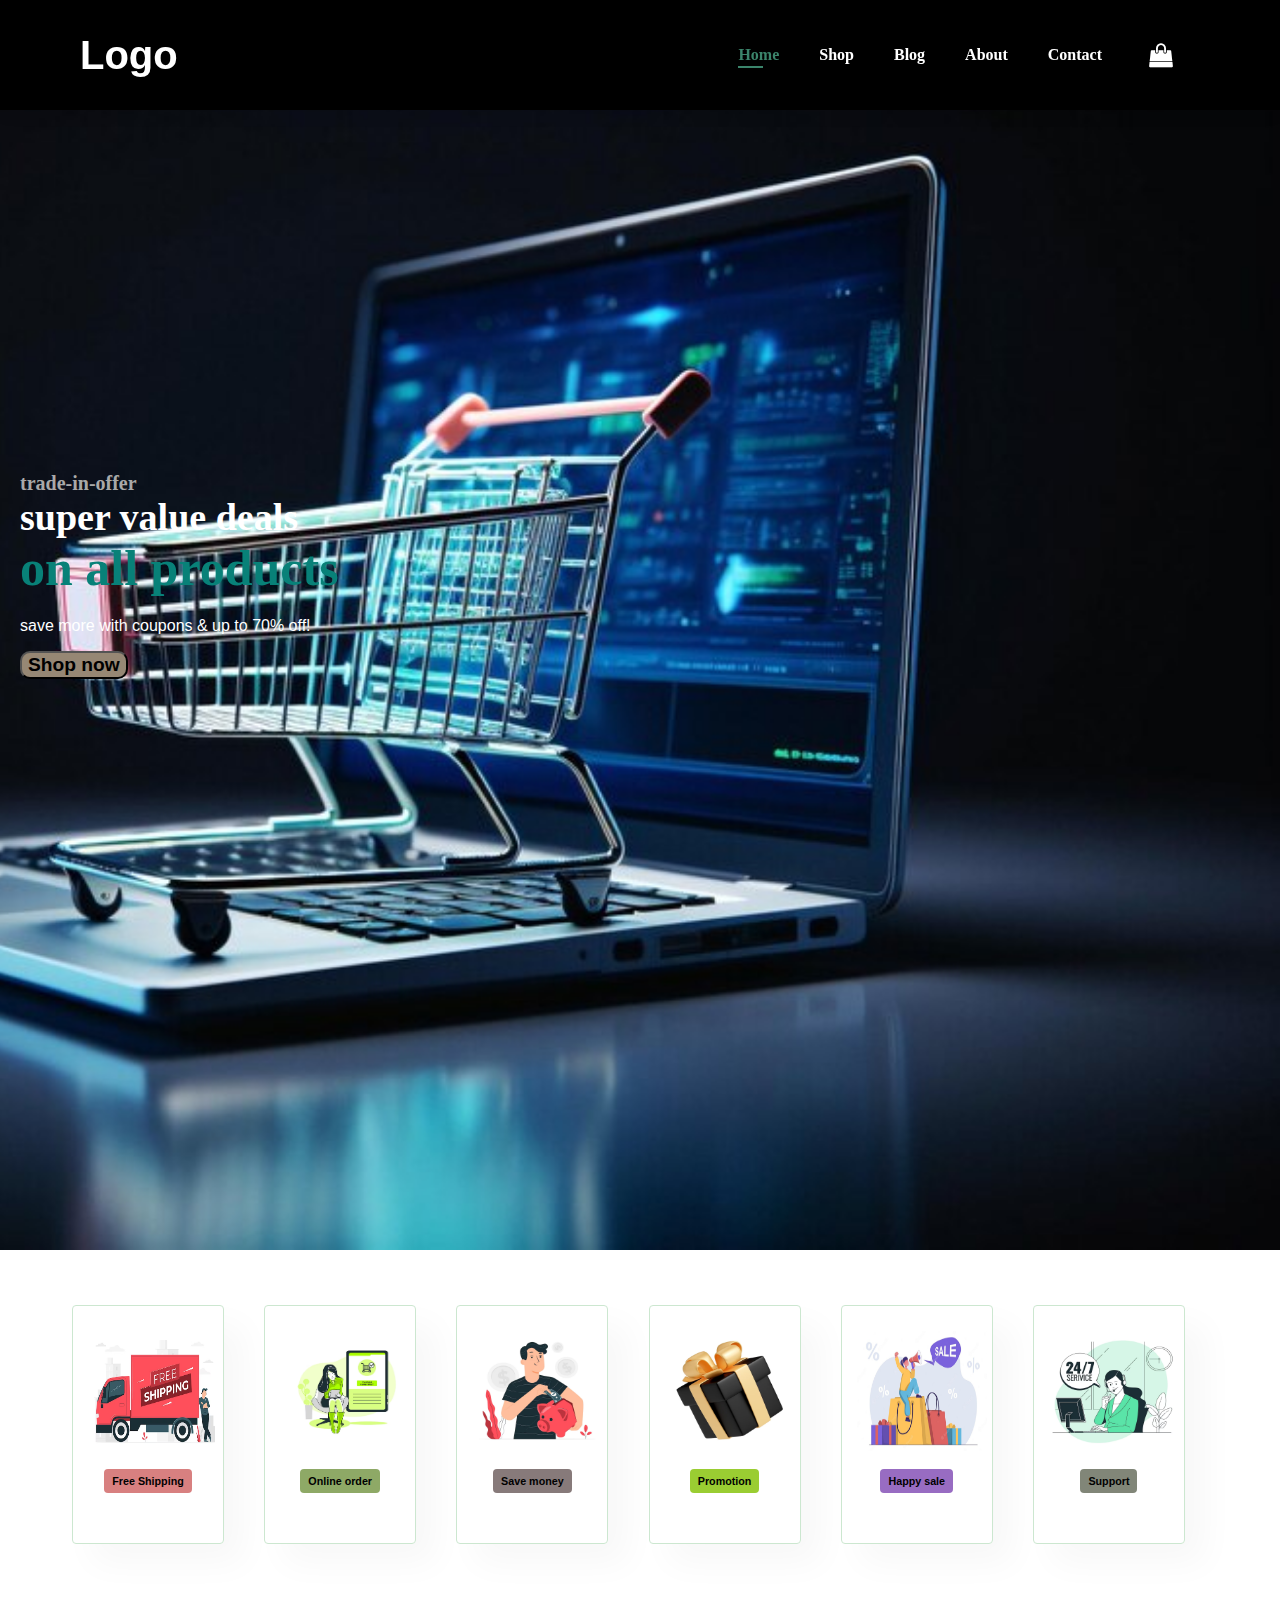
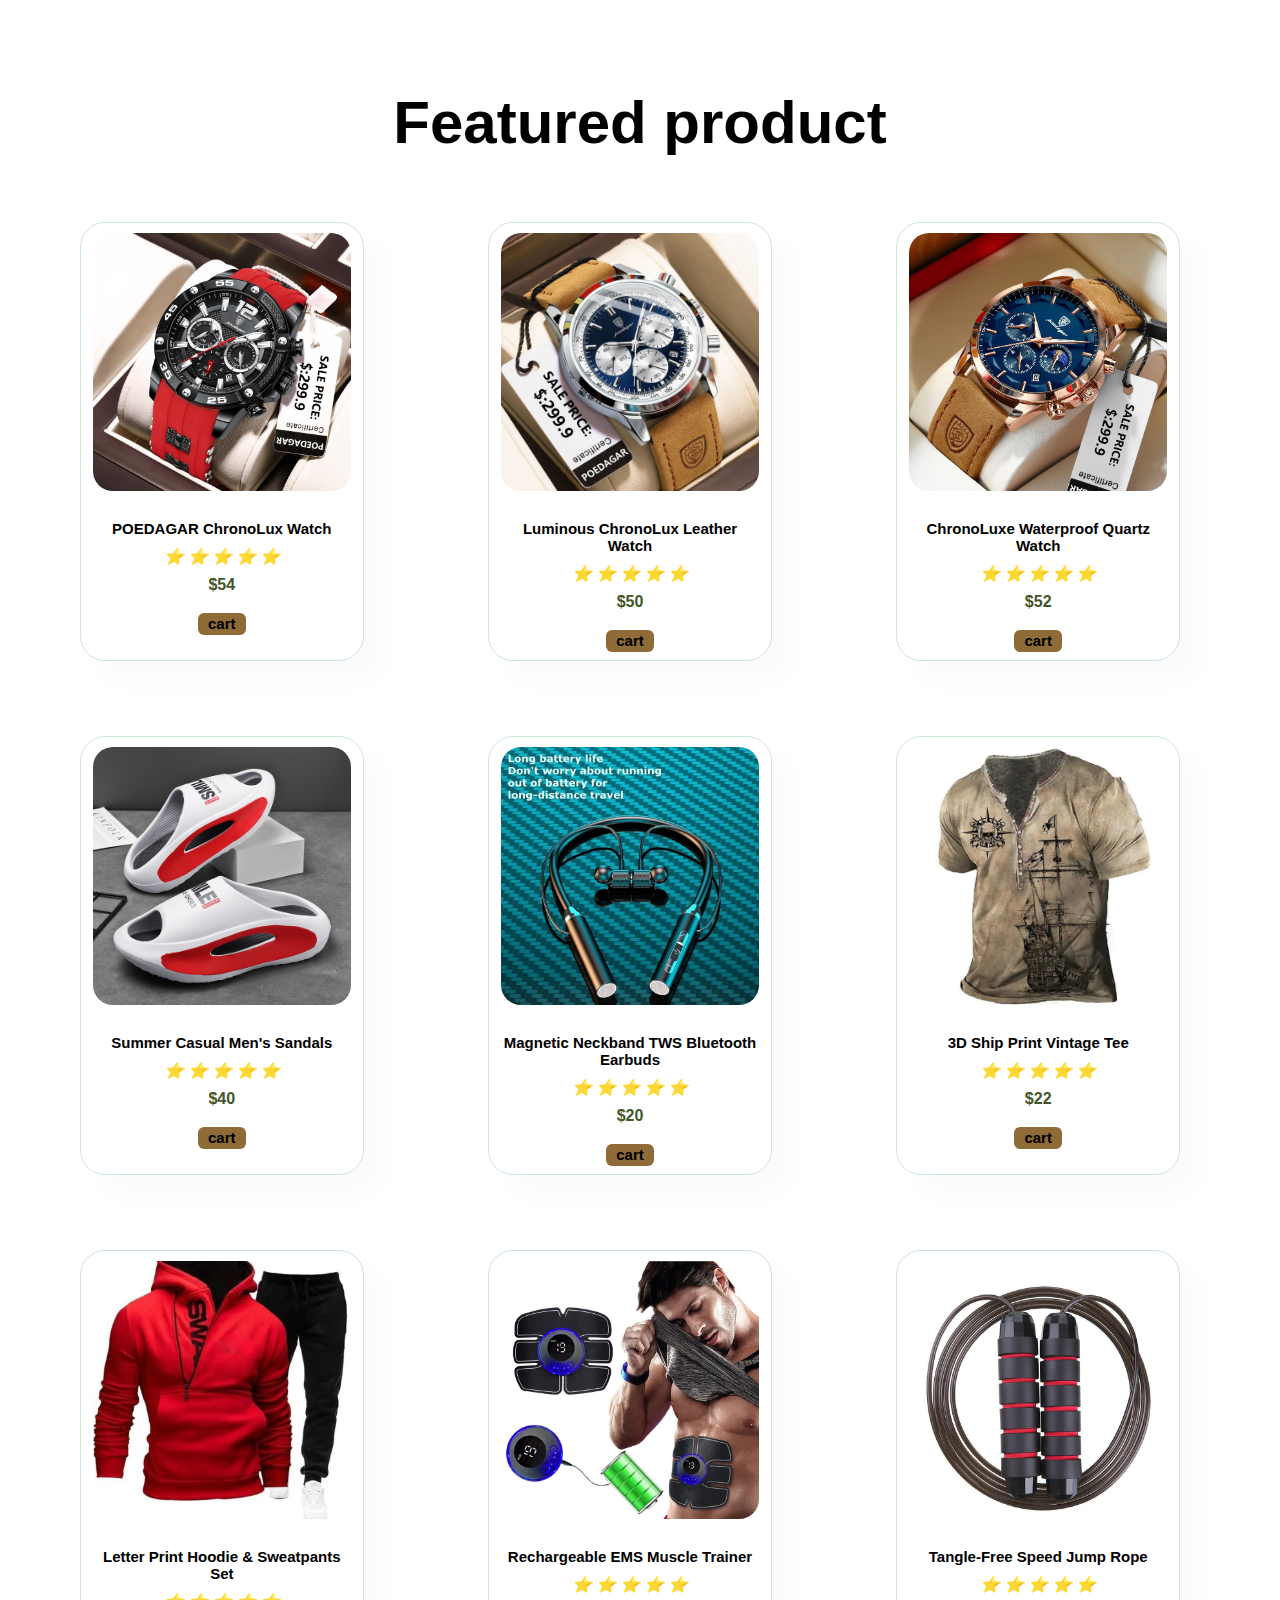
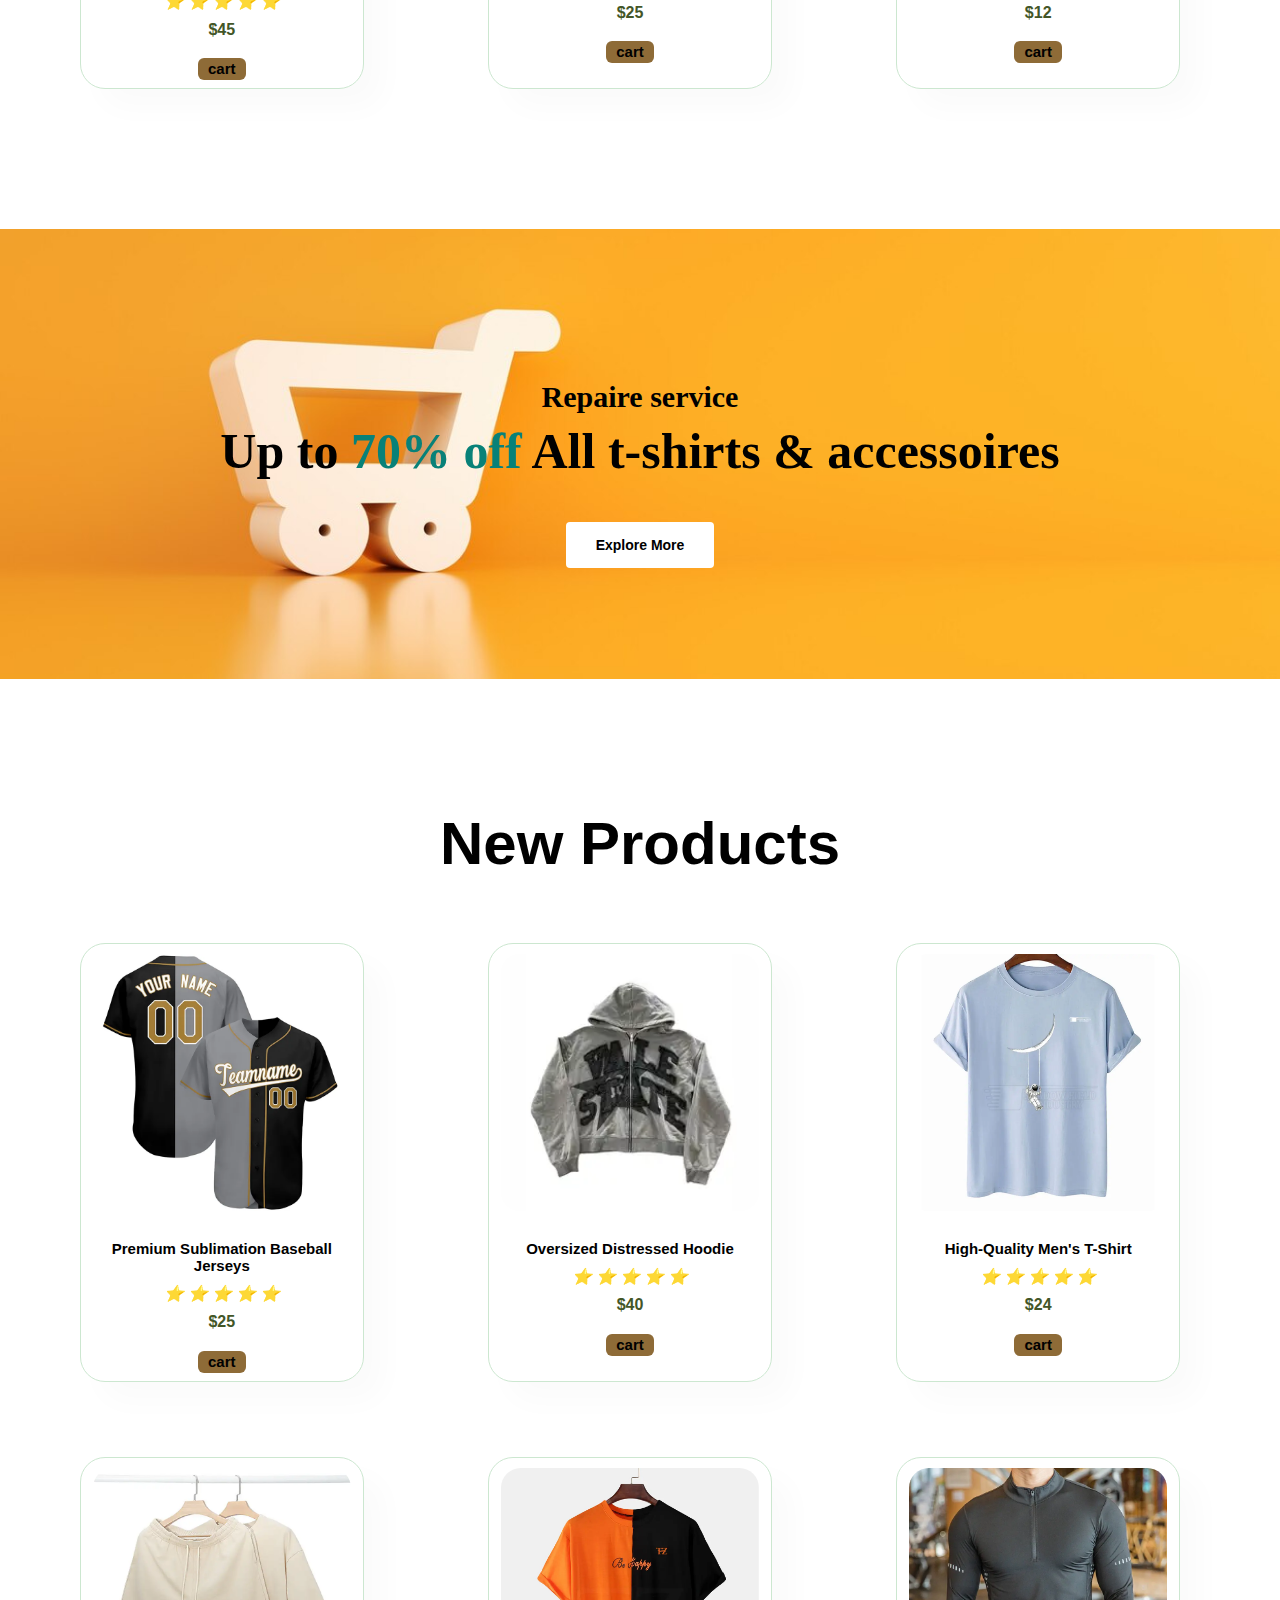
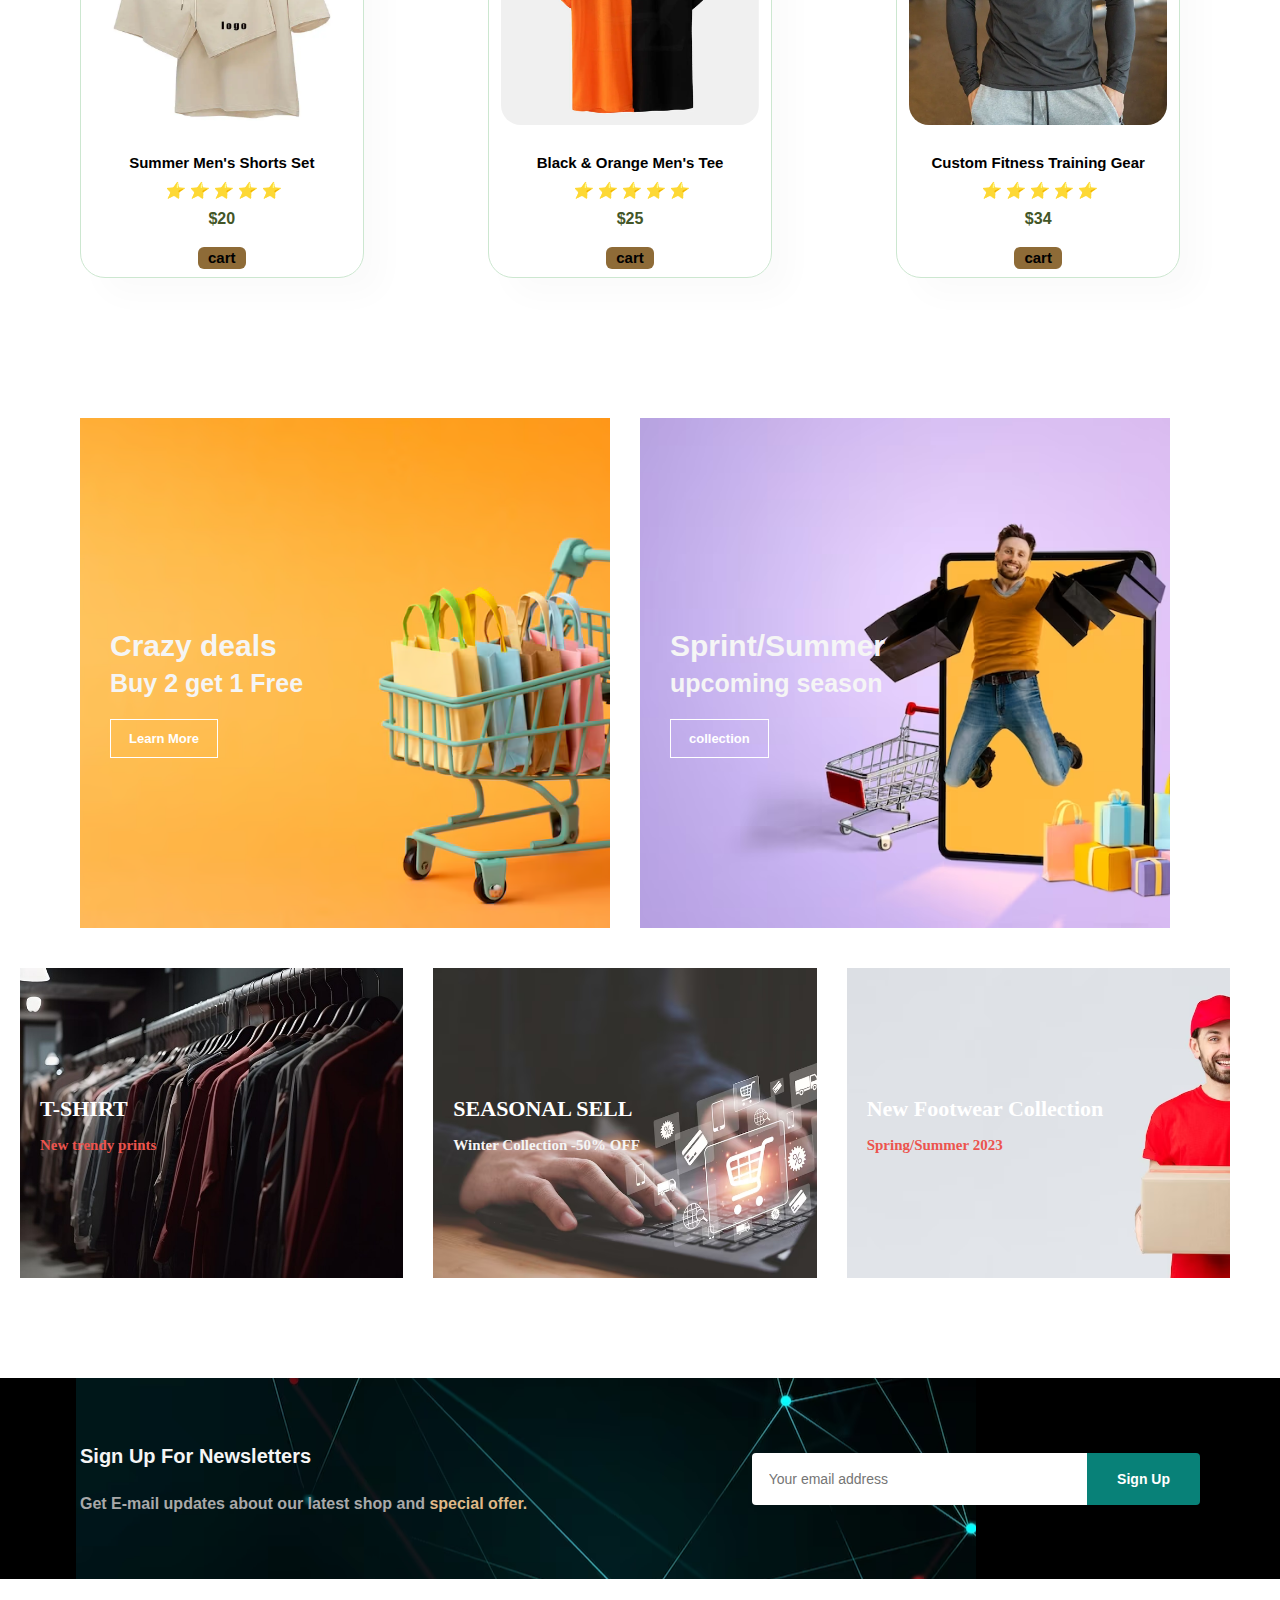
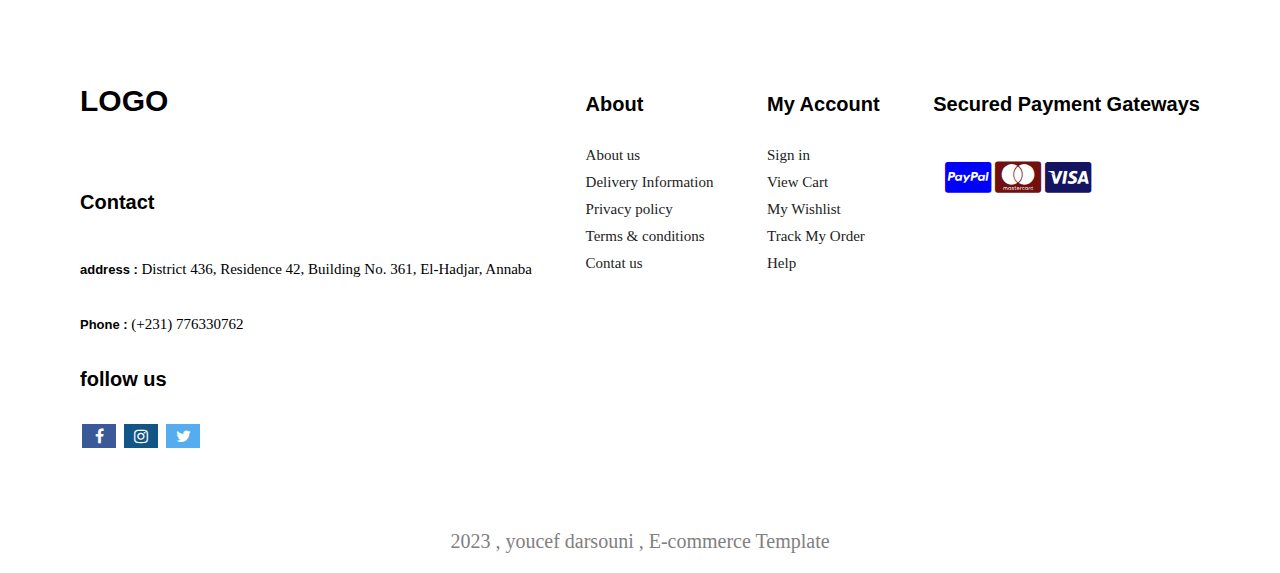
<file: index.html>
<!DOCTYPE html>
<html>
    <head>

        <link rel="stylesheet" href="style.css">
        <link rel="stylesheet" href="https://cdnjs.cloudflare.com/ajax/libs/font-awesome/4.7.0/css/font-awesome.min.css">   

        <meta name="viewport" content="width=799px, initial-scale=1">

        <link rel="stylesheet" href="https://cdnjs.cloudflare.com/ajax/libs/font-awesome/4.7.0/css/font-awesome.min.css">



    </head>

    <body>
        <section id="header">
            <p style="
             color: white;
             font-family: arial;
             font-weight: bold;
             font-size: 40px;
             padding: 0;
            ">Logo</p>
            <div>

             <ul id="navbar">
                <li><a class="active"  href="home.html">Home</a></li>
                <li><a  href="shop.html">Shop</a></li>
                <li><a href="blog.html">Blog</a></li>
                <li><a href="about.html">About</a></li>
                <li><a href="contact.html">Contact</a></li>
                <li id="ld-bag"><a  href="shipping-icon.html"><i class="fa fa-shopping-bag" style="font-size:24px"></i></a></li>
                <a href="#" id="close" style="
                font-size: 45px; 
                font-weight: 600;
                text-decoration: none;
                "><i>&times;</i></a>
             </ul>

            </div>
            <div id="mobile">
                <a href="shipping-icon.html"><i class="fa fa-shopping-bag" style="font-size:24px; color: white;"></i></a>
               <i style="cursor: pointer;" id="bar">
                 <div style="
                    width: 35px;
                    height: 5px;
                    background-color: aliceblue;
                    margin: 6px 0;
                   "></div>
                  <div style="
                 width: 35px;
                 height: 5px;
                 background-color: aliceblue;
                 margin: 6px 0;
                "></div>
                  <div style="
                 width: 35px;
                 height: 5px;
                 background-color: aliceblue;
                 margin: 6px 0;
                "></div>   
                
               </i> 
            </div>

        </section>
      
        <section id="hero" >
          <div class="text">
            <h4 style="
            color: darkgray;
            margin:0;
            font-size :20px;
            ">trade-in-offer</h4>
            <h2 style="
            color: white;
            font-size:  38px; 
            margin: 0px;
            ">super value deals</h2>
            <h1 class="text-mobile" style="
            color: #088178;
            font-size: 50px;
            margin-top: 0px;
            margin-bottom: 0px;
            
            ">on all products</h1>
            <p style="
            color: white;
            margin-top: 20px;
            font-family: arial;
            ">save more with coupons & up to 70% off!</p>
            <button style="
            background-color: rgb(150, 135, 116);
            background-size: cover;
            font-family: arial;
            font-weight: bold;
            font-size: larger;
            cursor: pointer;
            border-radius: 10px;
            ">Shop now</button>
          </div>  
        </section>

        <section id="feature" class="section-p1">
            <div class="fe-box">
                <img class="image" src="
                images/freeshipping-1.avif" >
                <h6>Free Shipping</h6>
            </div>
            <div class="fe-box">
                <img class="image" src="images/onlineorder-2.avif" >
                <h6>Online order</h6>
            </div>
           

            <div class="fe-box">
                <img class="image" src="images/savemoney-3.avif" >
                <h6>Save money</h6>
            </div>
            <div class="fe-box">
                <img class="image" src="images/promotion-4.avif" >
                <h6>Promotion</h6>
            </div>
           

            <div class="fe-box">
                <img class="image" src="images/happysale-5.jpg" >
                <h6>Happy sale</h6>
            </div>
            <div class="fe-box">
                <img class="image" src="images/support-6.avif" >
                <h6>Support</h6>
            </div>
            



           </section>

        </section>

        <section id="product-1" class="section-p1">
            <h2 style="
            font-family:'Gill Sans', 'Gill Sans MT', Calibri, 'Trebuchet MS', sans-serif;
            font-weight:bold ;
            font-size: 60px;
            
            ">Featured product</h2>
            <div class="pro-container">
                <div class="pro">
                    <img class="image-product" src="images/watch-1.webp" >
                    <div class="des">
                        <h5 class="name-product" 
                        >POEDAGAR ChronoLux Watch</h5>
                        <div class="star">
                            <i >&#11088</i>
                            <i >&#11088</i>
                            <i >&#11088</i>
                            <i >&#11088</i>
                            <i >&#11088</i>
                        </div>
                        <h4 class="price">$54<h4>
                    </div>
                    <a href="" class="cart" 
                    >cart</a>
                </div>
                <div class="pro">
                    <img class="image-product" src="images/watch-2.webp" >
                    <div class="des">
                        <h5 class="name-product" 
                        >Luminous ChronoLux Leather Watch</h5>
                        <div class="star">
                            <i >&#11088</i>
                            <i >&#11088</i>
                            <i >&#11088</i>
                            <i >&#11088</i>
                            <i >&#11088</i>
                        </div>
                        <h4 class="price">$50<h4>
                    </div>
                    <a href="" class="cart" 
                    >cart</a>
                </div>    
                <div class="pro">
                    <img class="image-product" src="images/watch-3.webp" >
                    <div class="des">
                        <h5 class="name-product" 
                        >ChronoLuxe Waterproof Quartz Watch</h5>
                        <div class="star">
                            <i >&#11088</i>
                            <i >&#11088</i>
                            <i >&#11088</i>
                            <i >&#11088</i>
                            <i >&#11088</i>
                        </div>
                        <h4 class="price">$52<h4>
                    </div>
                    <a href="" class="cart" 
                    >cart</a>
                </div>    
                <div class="pro">
                    <img class="image-product" src="images/prod--5.jpg" >
                    <div class="des">
                        <h5 class="name-product" 
                        >Summer Casual Men's Sandals</h5>
                        <div class="star">
                            <i >&#11088</i>
                            <i >&#11088</i>
                            <i >&#11088</i>
                            <i >&#11088</i>
                            <i >&#11088</i>
                        </div>
                        <h4 class="price">$40<h4>
                    </div>
                    <a href="" class="cart" 
                    >cart</a>
                </div>    
                <div class="pro">
                    <img class="image-product" src="images/prod-6.webp" >
                    <div class="des">
                        <h5 class="name-product" 
                        >Magnetic Neckband TWS Bluetooth Earbuds</h5>
                        <div class="star">
                            <i >&#11088</i>
                            <i >&#11088</i>
                            <i >&#11088</i>
                            <i >&#11088</i>
                            <i >&#11088</i>
                        </div>
                        <h4 class="price">$20<h4>
                    </div>
                    <a href="" class="cart" 
                    >cart</a>
                </div>    
                <div class="pro">
                    <img class="image-product" src="images/prod-8.jpg" >
                    <div class="des">
                        <h5 class="name-product" 
                        >3D Ship Print Vintage Tee</h5>
                        <div class="star">
                            <i >&#11088</i>
                            <i >&#11088</i>
                            <i >&#11088</i>
                            <i >&#11088</i>
                            <i >&#11088</i>
                        </div>
                        <h4 class="price">$22<h4>
                    </div>
                    <a href="" class="cart" 
                    >cart</a>
                </div>    
                <div class="pro">
                    <img class="image-product" src="images/prod-10.webp" >
                    <div class="des">
                        <h5 class="name-product" 
                        >Letter Print Hoodie & Sweatpants Set</h5>
                        <div class="star">
                            <i >&#11088</i>
                            <i >&#11088</i>
                            <i >&#11088</i>
                            <i >&#11088</i>
                            <i >&#11088</i>
                        </div>
                        <h4 class="price">$45<h4>
                    </div>
                    <a href="" class="cart" 
                    >cart</a>
                </div>    
                <div class="pro">
                    <img class="image-product" src="images/prod-11.webp" >
                    <div class="des">
                        <h5 class="name-product" 
                        >Rechargeable EMS Muscle Trainer</h5>
                        <div class="star">
                            <i >&#11088</i>
                            <i >&#11088</i>
                            <i >&#11088</i>
                            <i >&#11088</i>
                            <i >&#11088</i>
                        </div>
                        <h4 class="price">$25<h4>
                    </div>
                    <a href="" class="cart" 
                    >cart</a>
                </div>    
                <div class="pro">
                    <img class="image-product" src="images/prod-12.webp" >
                    <div class="des">
                        <h5 class="name-product" 
                        >Tangle-Free Speed Jump Rope</h5>
                        <div class="star">
                            <i >&#11088</i>
                            <i >&#11088</i>
                            <i >&#11088</i>
                            <i >&#11088</i>
                            <i >&#11088</i>
                        </div>
                        <h4 class="price">$12<h4>
                    </div>
                    <a href="" class="cart" 
                    >cart</a>
                </div>        
               
            </div>
        </section>
        
        <section id="banner" class="section-m1">
            <h4 style="
            font-size: 30px; 
            margin-bottom: 0px;
            ">Repaire service</h4>
            <h2 style="
            font-size: 50px;
            margin-top: 8px;
            ">Up to <span style="color: #088178;">70% off</span>  All t-shirts & accessoires</h2>
            <button class="normal">Explore More</button>
        </section>

        <section id="product-1" class="section-p1">
            <h2 style="
            font-family:'Gill Sans', 'Gill Sans MT', Calibri, 'Trebuchet MS', sans-serif;
            font-weight:bold;
            font-size: 60px;
            
            ">New Products</h2>
            <div class="pro-container">
                <div class="pro">
                    <img class="image-product" src="images/new-1.webp" >
                    <div class="des">
                        <h5 class="name-product" 
                        >Premium Sublimation Baseball Jerseys</h5>
                        <div class="star">
                            <i >&#11088</i>
                            <i >&#11088</i>
                            <i >&#11088</i>
                            <i >&#11088</i>
                            <i >&#11088</i>
                        </div>
                        <h4 class="price">$25<h4>
                    </div>
                    <a href="" class="cart" 
                    >cart</a>
                </div>
                <div class="pro">
                    <img class="image-product" src="images/new-2.webp" >
                    <div class="des">
                        <h5 class="name-product" 
                        >Oversized Distressed Hoodie</h5>
                        <div class="star">
                            <i >&#11088</i>
                            <i >&#11088</i>
                            <i >&#11088</i>
                            <i >&#11088</i>
                            <i >&#11088</i>
                        </div>
                        <h4 class="price">$40<h4>
                    </div>
                    <a href="" class="cart" 
                    >cart</a>
                </div>    
                <div class="pro">
                    <img class="image-product" src="images/new-3.webp" >
                    <div class="des">
                        <h5 class="name-product" 
                        >High-Quality Men's T-Shirt</h5>
                        <div class="star">
                            <i >&#11088</i>
                            <i >&#11088</i>
                            <i >&#11088</i>
                            <i >&#11088</i>
                            <i >&#11088</i>
                        </div>
                        <h4 class="price">$24<h4>
                    </div>
                    <a href="" class="cart" 
                    >cart</a>
                </div>    
                <div class="pro">
                    <img class="image-product" src="images/new-4.webp" >
                    <div class="des">
                        <h5 class="name-product" 
                        >Summer Men's Shorts Set</h5>
                        <div class="star">
                            <i >&#11088</i>
                            <i >&#11088</i>
                            <i >&#11088</i>
                            <i >&#11088</i>
                            <i >&#11088</i>
                        </div>
                        <h4 class="price">$20<h4>
                    </div>
                    <a href="" class="cart" 
                    >cart</a>
                </div>    
                <div class="pro">
                    <img class="image-product" src="images/new-5.webp" >
                    <div class="des">
                        <h5 class="name-product" 
                        >Black & Orange Men's Tee</h5>
                        <div class="star">
                            <i >&#11088</i>
                            <i >&#11088</i>
                            <i >&#11088</i>
                            <i >&#11088</i>
                            <i >&#11088</i>
                        </div>
                        <h4 class="price">$25<h4>
                    </div>
                    <a href="" class="cart" 
                    >cart</a>
                </div>    
                <div class="pro">
                    <img class="image-product" src="images/new-6.webp" >
                    <div class="des">
                        <h5 class="name-product" 
                        >Custom Fitness Training Gear</h5>
                        <div class="star">
                            <i >&#11088</i>
                            <i >&#11088</i>
                            <i >&#11088</i>
                            <i >&#11088</i>
                            <i >&#11088</i>
                        </div>
                        <h4 class="price">$34<h4>
                    </div>
                    <a href="" class="cart" 
                    >cart</a>
                </div>    
                  
            </div>
        </section>
      
        <section id="sm-banner" class="section-p1">
            <div class="banner-box">
                <h4>Crazy deals</h4>
                <h2>Buy 2 get 1 Free</h2>
                <button class="white">Learn More</button>
            </div>

            <div class="banner-box banner-box-2">
                <h4>Sprint/Summer</h4>
                <h2>upcoming season</h2>
                <button class="white">collection</button>
            </div>
            
        </section>

        <section id="banner-3">
            <div class="banner-box ">
                <h2>T-SHIRT</h2>
                <h3>New trendy prints</h3>
            
            </div>

            <div class="banner-box banner-box-2">
                <h2>SEASONAL SELL</h2>
                <h3 style="color: whitesmoke !important ; ">Winter Collection -50% OFF</h3>
            
            </div>

            <div class="banner-box banner-box-3 ">
                <h2>New Footwear Collection</h2>
                <h3>Spring/Summer 2023</h3>
            
            </div>
            
            
        </section>
        

        <section id="newsletter" class="section-p1 section-m1">
            <div class="newtext">
                <h4>Sign Up For Newsletters<h4>
                <p>Get E-mail updates about our latest shop and <span> special offer. </span></p>
            </div>
            <div class="form">
                <input type="text" placeholder="Your email address">
                <button class="normal">Sign Up</button>
            </div>

        </section>

        <footer class="section-p1">
            <div class="col">
                <h6 class="logo"><strong>LOGO</strong></h6>
                <h4 style="margin-top: 0px;">Contact</h4>
                <p><strong style="
                font-family: arial;
                font-weight: bold;
                font-size: 13px;
                padding-bottom: 0px;
                
                ">address : </strong>District 436, Residence 42, Building No. 361, El-Hadjar, Annaba</p>
                <p><strong style="
                   font-family: arial;
                    font-weight: bold;
                    font-size: 13px;
                    margin-bottom: 10px;
                    ">Phone : </strong> (+231) 776330762</p>
                <div class="follow">
                    <h4 style="
                    margin-top: 5px;    
                    ">follow us</h4>
                    <div class="icon">
                        <i class="fa fa-facebook"></i>
                        <i class="fa fa-instagram"></i>
                        <i class="fa fa-twitter"></i>
                    </div>
                </div>
            </div>
            <div class="col">
                <h4>About</h4>
                <a href="#">About us </a>
                <a href="#">Delivery Information</a>
                <a href="#">Privacy policy</a>
                <a href="#">Terms & conditions </a>
                <a href="#">Contat us</a>
            </div>

            <div class="col">
                <h4>My Account</h4>
                <a href="#">Sign in </a>
                <a href="#"> View Cart </a>
                <a href="#">My Wishlist</a>
                <a href="#">Track My Order </a>
                <a href="#">Help</a>
            </div>

            <div class="col install">
                <h4><strong style="padding-bottom: 0px;">Secured Payment Gateways</strong></h4>
                <div class="Payment">
                <i class="fa fa fa-cc-paypal" style="
                font-size:36px;
                padding: 10px;
                color: blue;
                "></i>
                <i class="fa fa-cc-mastercard" style="
                font-size:36px;
                padding: px;
                color: rgb(114, 15, 15);
                "></i>
                <i class="fa fa-cc-visa" style="
                font-size:36px;
                padding: 10px;
                color: rgb(20, 20, 98);
                "></i>
                </div>
            </div>

        </footer>
        <div class="copyright">
            <p>2023 , youcef darsouni , E-commerce Template</p>
        </div>

     <script src="script.js"></script>
    </body>
</html>
</file>
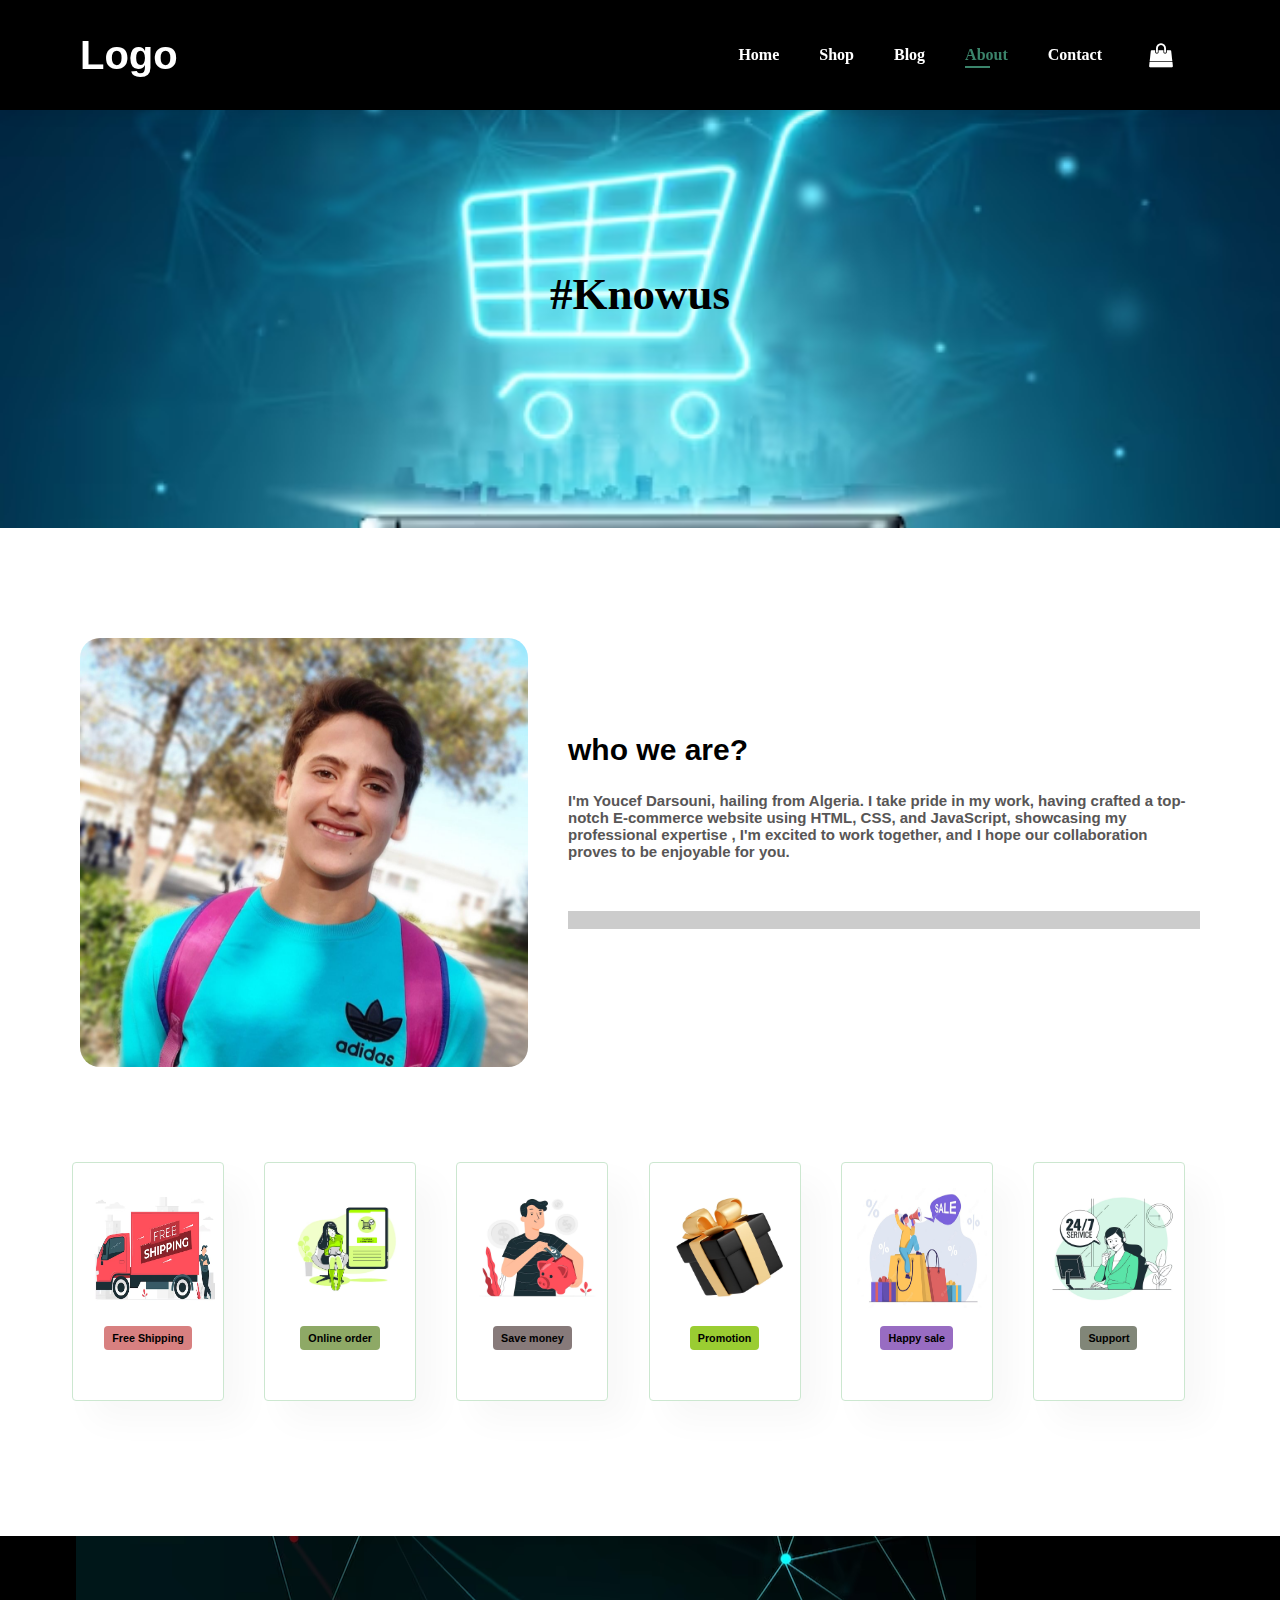
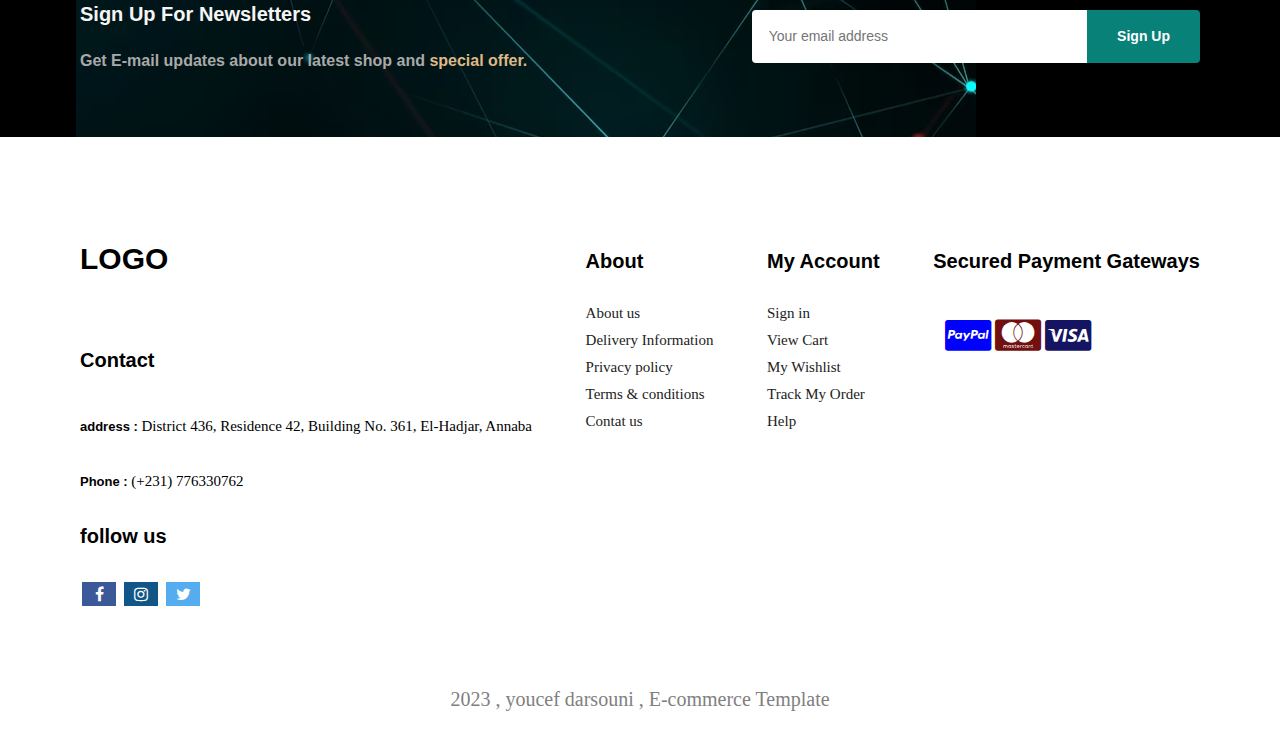
<file: about.html>
<!DOCTYPE html>
<html>
    <head>

        <link rel="stylesheet" href="style.css">
        <link rel="stylesheet" href="https://cdnjs.cloudflare.com/ajax/libs/font-awesome/4.7.0/css/font-awesome.min.css">   

        <meta name="viewport" content="width=799px, initial-scale=1">

        <link rel="stylesheet" href="https://cdnjs.cloudflare.com/ajax/libs/font-awesome/4.7.0/css/font-awesome.min.css">



    </head>

    <body>
        <section id="header">
            <p style="
             color: white;
             font-family: arial;
             font-weight: bold;
             font-size: 40px;
             padding: 0;
            ">Logo</p>
            <div>

             <ul id="navbar">
                <li><a  href="home.html">Home</a></li>
                <li><a  href="shop.html">Shop</a></li>
                <li><a  href="blog.html">Blog</a></li>
                <li><a class="active" href="about.html">About</a></li>
                <li><a href="contact.html">Contact</a></li>
                <li id="ld-bag"><a  href="shipping-icon.html"><i class="fa fa-shopping-bag" style="font-size:24px"></i></a></li>
                <a href="#" id="close" style="
                font-size: 45px; 
                font-weight: 600;
                text-decoration: none;
                "><i>&times;</i></a>
             </ul>

            </div>
            <div id="mobile">
                <a href="shipping-icon.html"><i class="fa fa-shopping-bag" style="font-size:24px; color: white;"></i></a>
               <i style="cursor: pointer;" id="bar">
                 <div style="
                    width: 35px;
                    height: 5px;
                    background-color: aliceblue;
                    margin: 6px 0;
                   "></div>
                  <div style="
                 width: 35px;
                 height: 5px;
                 background-color: aliceblue;
                 margin: 6px 0;
                "></div>
                  <div style="
                 width: 35px;
                 height: 5px;
                 background-color: aliceblue;
                 margin: 6px 0;
                "></div>   
                
               </i> 
            </div>

        </section>
      
        <section id="page-header" class="about-header" >
          <div class="text">
            <h2 style="
            color: black;
            font-size: 45px; 
            margin-top: 100px;
            margin-bottom: 0;
            ">#Knowus</h2>

          </div>  
        </section>

        <section id="about-head" class="section-p1">
            <img src="images/about-mine.jpg" alt="">
            <div>
                <h2 style="
                font-size: 30px;
                font-family: arial;
                font-weight: bold;
                margin-top: -40px !important;
                

                ">who we are?</h2>
                <p style="
                font-size: 15px;
                font-family: arial;
                font-weight: bold;
                color: rgb(88, 86, 86);
                ">I'm Youcef Darsouni, hailing from Algeria. I take pride in my work, having crafted a top-notch E-commerce website using HTML, CSS, and JavaScript, showcasing my professional expertise , I'm excited to work together, and I hope our collaboration proves to be enjoyable for you.</p>

                <br><br>

                <marquee bgcolor="#ccc" loop="-1" scrollamount="5" width="100%" >I'm looking forward to collaborating with you, and I hope you'll find working with me enjoyable.</marquee>



            </div>
        </section>

        <section id="feature" class="section-p1">
            <div class="fe-box">
                <img class="image" src="
                images/freeshipping-1.avif" >
                <h6>Free Shipping</h6>
            </div>
            <div class="fe-box">
                <img class="image" src="images/onlineorder-2.avif" >
                <h6>Online order</h6>
            </div>
           

            <div class="fe-box">
                <img class="image" src="images/savemoney-3.avif" >
                <h6>Save money</h6>
            </div>
            <div class="fe-box">
                <img class="image" src="images/promotion-4.avif" >
                <h6>Promotion</h6>
            </div>
           

            <div class="fe-box">
                <img class="image" src="images/happysale-5.jpg" >
                <h6>Happy sale</h6>
            </div>
            <div class="fe-box">
                <img class="image" src="images/support-6.avif" >
                <h6>Support</h6>
            </div>
            



           </section>
           
           <section id="newsletter" class="section-p1 section-m1">
            <div class="newtext">
                <h4>Sign Up For Newsletters<h4>
                <p>Get E-mail updates about our latest shop and <span> special offer. </span></p>
            </div>
            <div class="form">
                <input type="text" placeholder="Your email address">
                <button class="normal">Sign Up</button>
            </div>

        </section>   

        <footer class="section-p1">
            <div class="col">
                <h6 class="logo"><strong>LOGO</strong></h6>
                <h4 style="margin-top: 0px;">Contact</h4>
                <p><strong style="
                font-family: arial;
                font-weight: bold;
                font-size: 13px;
                padding-bottom: 0px;
                
                ">address : </strong>District 436, Residence 42, Building No. 361, El-Hadjar, Annaba</p>
                <p><strong style="
                   font-family: arial;
                    font-weight: bold;
                    font-size: 13px;
                    margin-bottom: 10px;
                    ">Phone : </strong> (+231) 776330762</p>
                <div class="follow">
                    <h4 style="
                    margin-top: 5px;    
                    ">follow us</h4>
                    <div class="icon">
                        <i class="fa fa-facebook"></i>
                        <i class="fa fa-instagram"></i>
                        <i class="fa fa-twitter"></i>
                    </div>
                </div>
            </div>
            <div class="col">
                <h4>About</h4>
                <a href="#">About us </a>
                <a href="#">Delivery Information</a>
                <a href="#">Privacy policy</a>
                <a href="#">Terms & conditions </a>
                <a href="#">Contat us</a>
            </div>

            <div class="col">
                <h4>My Account</h4>
                <a href="#">Sign in </a>
                <a href="#"> View Cart </a>
                <a href="#">My Wishlist</a>
                <a href="#">Track My Order </a>
                <a href="#">Help</a>
            </div>

            <div class="col install">
                <h4><strong style="padding-bottom: 0px;">Secured Payment Gateways</strong></h4>
                <div class="Payment">
                <i class="fa fa fa-cc-paypal" style="
                font-size:36px;
                padding: 10px;
                color: blue;
                "></i>
                <i class="fa fa-cc-mastercard" style="
                font-size:36px;
                padding: px;
                color: rgb(114, 15, 15);
                "></i>
                <i class="fa fa-cc-visa" style="
                font-size:36px;
                padding: 10px;
                color: rgb(20, 20, 98);
                "></i>
                </div>
            </div>

        </footer>
        <div class="copyright">
            <p>2023 , youcef darsouni , E-commerce Template</p>
        </div>


     <script src="script.js"></script>
    </body>
</html>
</file>
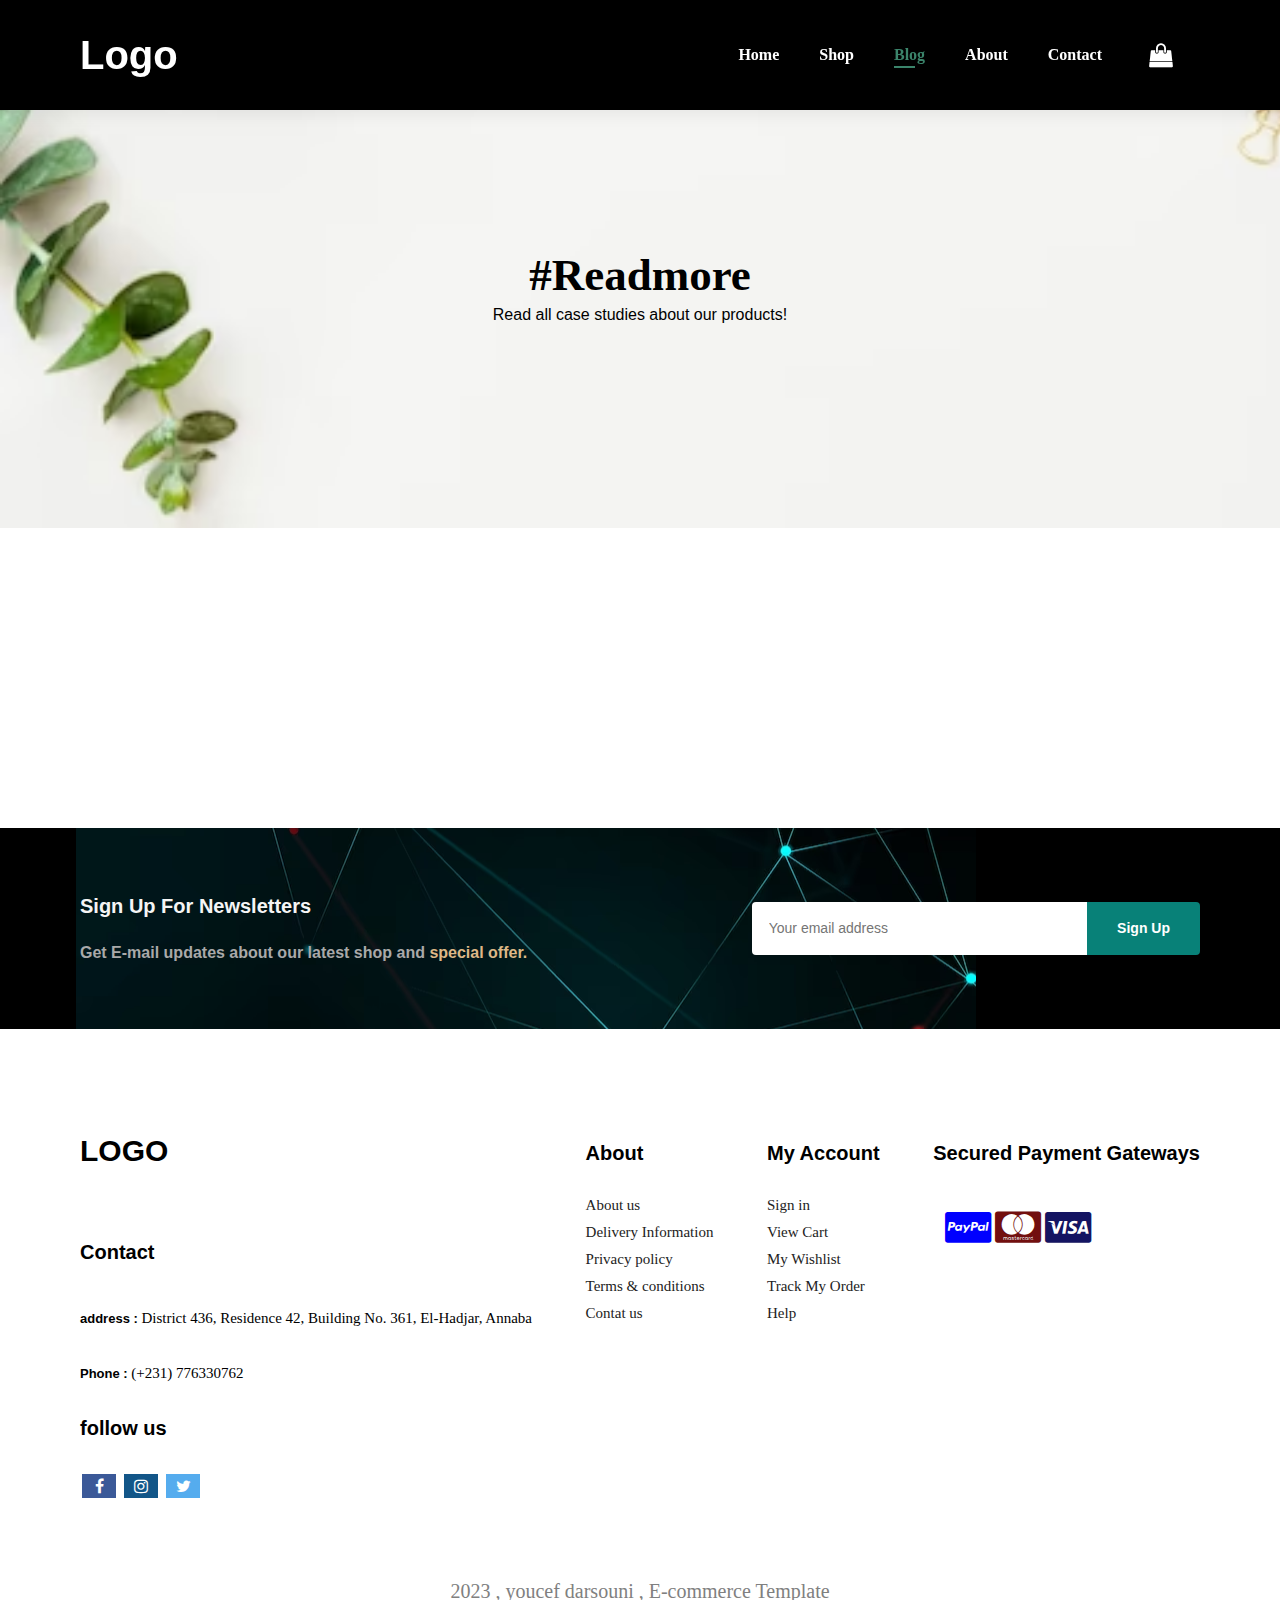
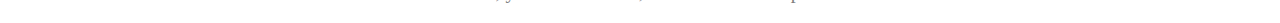
<file: blog.html>
<!DOCTYPE html>
<html>
    <head>

        <link rel="stylesheet" href="style.css">
        <link rel="stylesheet" href="https://cdnjs.cloudflare.com/ajax/libs/font-awesome/4.7.0/css/font-awesome.min.css">   

        <meta name="viewport" content="width=799px, initial-scale=1">

        <link rel="stylesheet" href="https://cdnjs.cloudflare.com/ajax/libs/font-awesome/4.7.0/css/font-awesome.min.css">



    </head>

    <body>
        <section id="header">
            <p style="
             color: white;
             font-family: arial;
             font-weight: bold;
             font-size: 40px;
             padding: 0;
            ">Logo</p>
            <div>

             <ul id="navbar">
                <li><a  href="home.html">Home</a></li>
                <li><a  href="shop.html">Shop</a></li>
                <li><a class="active" href="blog.html">Blog</a></li>
                <li><a href="about.html">About</a></li>
                <li><a href="contact.html">Contact</a></li>
                <li id="ld-bag"><a  href="shipping-icon.html"><i class="fa fa-shopping-bag" style="font-size:24px"></i></a></li>
                <a href="#" id="close" style="
                font-size: 45px; 
                font-weight: 600;
                text-decoration: none;
                "><i>&times;</i></a>
             </ul>

            </div>
            <div id="mobile">
                <a href="shipping-icon.html"><i class="fa fa-shopping-bag" style="font-size:24px; color: white;"></i></a>
               <i style="cursor: pointer;" id="bar">
                 <div style="
                    width: 35px;
                    height: 5px;
                    background-color: aliceblue;
                    margin: 6px 0;
                   "></div>
                  <div style="
                 width: 35px;
                 height: 5px;
                 background-color: aliceblue;
                 margin: 6px 0;
                "></div>
                  <div style="
                 width: 35px;
                 height: 5px;
                 background-color: aliceblue;
                 margin: 6px 0;
                "></div>   
                
               </i> 
            </div>

        </section>
      
        <section id="page-header" class="blog-header" >
          <div class="text">
            <h2 style="
            color: black;
            font-size: 45px; 
            margin-top: 100px;
            margin-bottom: 0;
            ">#Readmore</h2>
           
            <p style="
            color: black;
            margin-top: 5px;
            font-family: arial;
            ">Read all case studies about our products!</p>

          </div>  
        </section>

        <section id="newsletter" class="section-p1 section-m1">
            <div class="newtext">
                <h4>Sign Up For Newsletters<h4>
                <p>Get E-mail updates about our latest shop and <span> special offer. </span></p>
            </div>
            <div class="form">
                <input type="text" placeholder="Your email address">
                <button class="normal">Sign Up</button>
            </div>

        </section>

        <footer class="section-p1">
            <div class="col">
                <h6 class="logo"><strong>LOGO</strong></h6>
                <h4 style="margin-top: 0px;">Contact</h4>
                <p><strong style="
                font-family: arial;
                font-weight: bold;
                font-size: 13px;
                padding-bottom: 0px;
                
                ">address : </strong>District 436, Residence 42, Building No. 361, El-Hadjar, Annaba</p>
                <p><strong style="
                   font-family: arial;
                    font-weight: bold;
                    font-size: 13px;
                    margin-bottom: 10px;
                    ">Phone : </strong> (+231) 776330762</p>
                <div class="follow">
                    <h4 style="
                    margin-top: 5px;    
                    ">follow us</h4>
                    <div class="icon">
                        <i class="fa fa-facebook"></i>
                        <i class="fa fa-instagram"></i>
                        <i class="fa fa-twitter"></i>
                    </div>
                </div>
            </div>
            <div class="col">
                <h4>About</h4>
                <a href="#">About us </a>
                <a href="#">Delivery Information</a>
                <a href="#">Privacy policy</a>
                <a href="#">Terms & conditions </a>
                <a href="#">Contat us</a>
            </div>

            <div class="col">
                <h4>My Account</h4>
                <a href="#">Sign in </a>
                <a href="#"> View Cart </a>
                <a href="#">My Wishlist</a>
                <a href="#">Track My Order </a>
                <a href="#">Help</a>
            </div>

            <div class="col install">
                <h4><strong style="padding-bottom: 0px;">Secured Payment Gateways</strong></h4>
                <div class="Payment">
                <i class="fa fa fa-cc-paypal" style="
                font-size:36px;
                padding: 10px;
                color: blue;
                "></i>
                <i class="fa fa-cc-mastercard" style="
                font-size:36px;
                padding: px;
                color: rgb(114, 15, 15);
                "></i>
                <i class="fa fa-cc-visa" style="
                font-size:36px;
                padding: 10px;
                color: rgb(20, 20, 98);
                "></i>
                </div>
            </div>

        </footer>
        <div class="copyright">
            <p>2023 , youcef darsouni , E-commerce Template</p>
        </div>


     <script src="script.js"></script>
    </body>
</html>
</file>
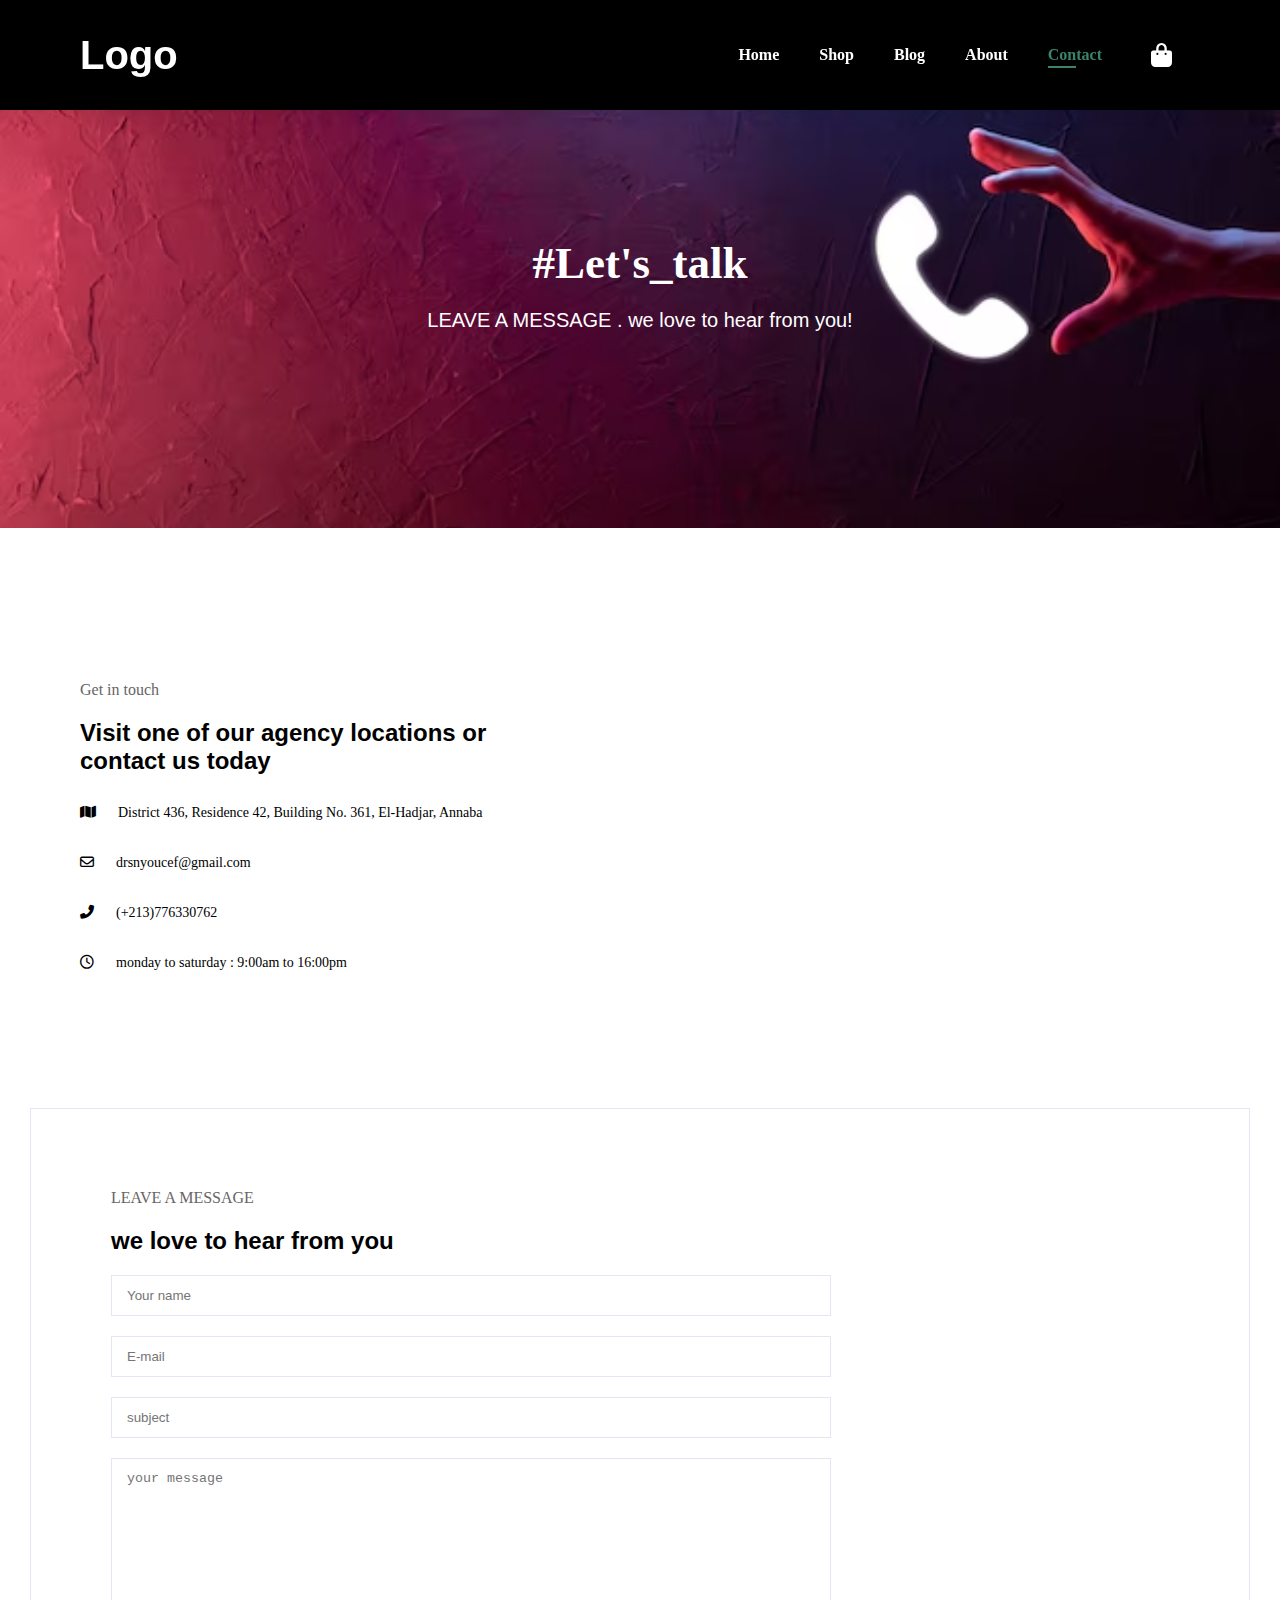
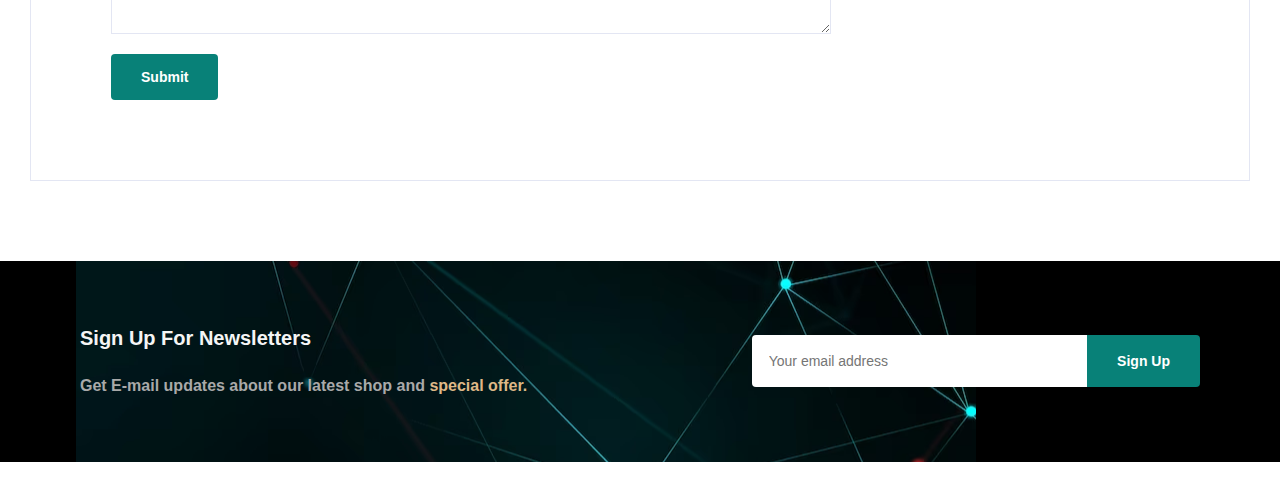
<file: contact.html>
<!DOCTYPE html>
<html>
    <head>

        <link rel="stylesheet" href="style.css">
        <link rel="stylesheet" href="https://cdnjs.cloudflare.com/ajax/libs/font-awesome/4.7.0/css/font-awesome.min.css">   

        <meta name="viewport" content="width=799px, initial-scale=1">

        <link rel="stylesheet" href="https://cdnjs.cloudflare.com/ajax/libs/font-awesome/4.7.0/css/font-awesome.min.css">

        <link rel="stylesheet" href="https://cdnjs.cloudflare.com/ajax/libs/font-awesome/6.0.0-beta3/css/all.min.css">

        




    </head>

    <body>
        <section id="header">
            <p style="
             color: white;
             font-family: arial;
             font-weight: bold;
             font-size: 40px;
             padding: 0;
            ">Logo</p>
            <div>

             <ul id="navbar">
                <li><a  href="home.html">Home</a></li>
                <li><a  href="shop.html">Shop</a></li>
                <li><a  href="blog.html">Blog</a></li>
                <li><a  href="about.html">About</a></li>
                <li><a class="active" href="contact.html">Contact</a></li>
                <li id="ld-bag"><a  href="shipping-icon.html"><i class="fa fa-shopping-bag" style="font-size:24px"></i></a></li>
                <a href="#" id="close" style="
                font-size: 45px; 
                font-weight: 600;
                text-decoration: none;
                "><i>&times;</i></a>
             </ul>

            </div>
            <div id="mobile">
                <a href="shipping-icon.html"><i class="fa fa-shopping-bag" style="font-size:24px; color: white;"></i></a>
               <i style="cursor: pointer;" id="bar">
                 <div style="
                    width: 35px;
                    height: 5px;
                    background-color: aliceblue;
                    margin: 6px 0;
                   "></div>
                  <div style="
                 width: 35px;
                 height: 5px;
                 background-color: aliceblue;
                 margin: 6px 0;
                "></div>
                  <div style="
                 width: 35px;
                 height: 5px;
                 background-color: aliceblue;
                 margin: 6px 0;
                "></div>   
                
               </i> 
            </div>

        </section>
      
        <section id="page-header" class="contact-header" >
          <div class="text">
            <h2 style="
            color: white;
            font-size: 45px; 
            margin-top: 100px;
            margin-bottom: 0;
            ">#Let's_talk</h2>
            <p style="
             color: white;
            font-size: 20px; 
            font-family: arial;
            font-weight: 300;
            ">LEAVE A MESSAGE . we love to hear from you! </p>

          </div>  
        </section>
           
        <section id="contact-details" class="section-p1">
            <div class="details">
                <span style="
                color: rgb(103, 101, 101);    
                ">Get in touch</span>
                <h2 style="
                font-family: arial;
                font-weight: bold;
                ">Visit one of our agency locations or contact us today</h2>
                <div>
                    <li>
                        <i class="fas fa-map"></i>
                        <p>District 436, Residence 42, Building No. 361, El-Hadjar, Annaba</p>
                    </li>
                    <li>
                        <i class="far fa-envelope"></i>
                        <p>drsnyoucef@gmail.com</p>
                    </li>  
                    <li>  
                        <i class="fas fa-phone-alt"></i>
                        <p>(+213)776330762</p>
                    </li>
                    <li>
                        <i class="far fa-clock"></i>
                        <p>monday to saturday : 9:00am to 16:00pm</p>
                    </li>
                </div>
            </div>

            <div class="map">
                <iframe src="https://www.google.com/maps/embed?pb=!1m18!1m12!1m3!1d102080.70737606024!2d7.596809232958113!3d36.91373585975167!2m3!1f0!2f0!3f0!3m2!1i1024!2i768!4f13.1!3m3!1m2!1s0x12f007bb034e7571%3A0x28fddce8b255b712!2sAnnaba!5e0!3m2!1sfr!2sdz!4v1694184250552!5m2!1sfr!2sdz" width="600" height="450" style="border:0;" allowfullscreen="" loading="lazy" referrerpolicy="no-referrer-when-downgrade"></iframe>
            </div>

        </section>

        <section id="form-details">
            <form action="">
                <span style="
                color: rgb(103, 101, 101);  
                ">LEAVE A MESSAGE</span>
                <h2 style="
                font-family: arial;
                font-weight: bold;
                ">we love to hear from you</h2>
                <input type="text" placeholder="Your name ">
                <input type="text" placeholder="E-mail">
                <input type="text" placeholder="subject">
                <textarea name="" id="" cols="30" rows="10" placeholder="your message"></textarea>
                <button style="background-color:  #088178; color: white;" class="normal">Submit</button>
            </form>
        </section>



        <section id="newsletter" class="section-p1 section-m1">
            <div class="newtext">
                <h4>Sign Up For Newsletters<h4>
                <p>Get E-mail updates about our latest shop and <span> special offer. </span></p>
            </div>
            <div class="form">
                <input type="text" placeholder="Your email address">
                <button class="normal">Sign Up</button>
            </div>

        </section>   



     <script src="script.js"></script>
    </body>
</html>
</file>
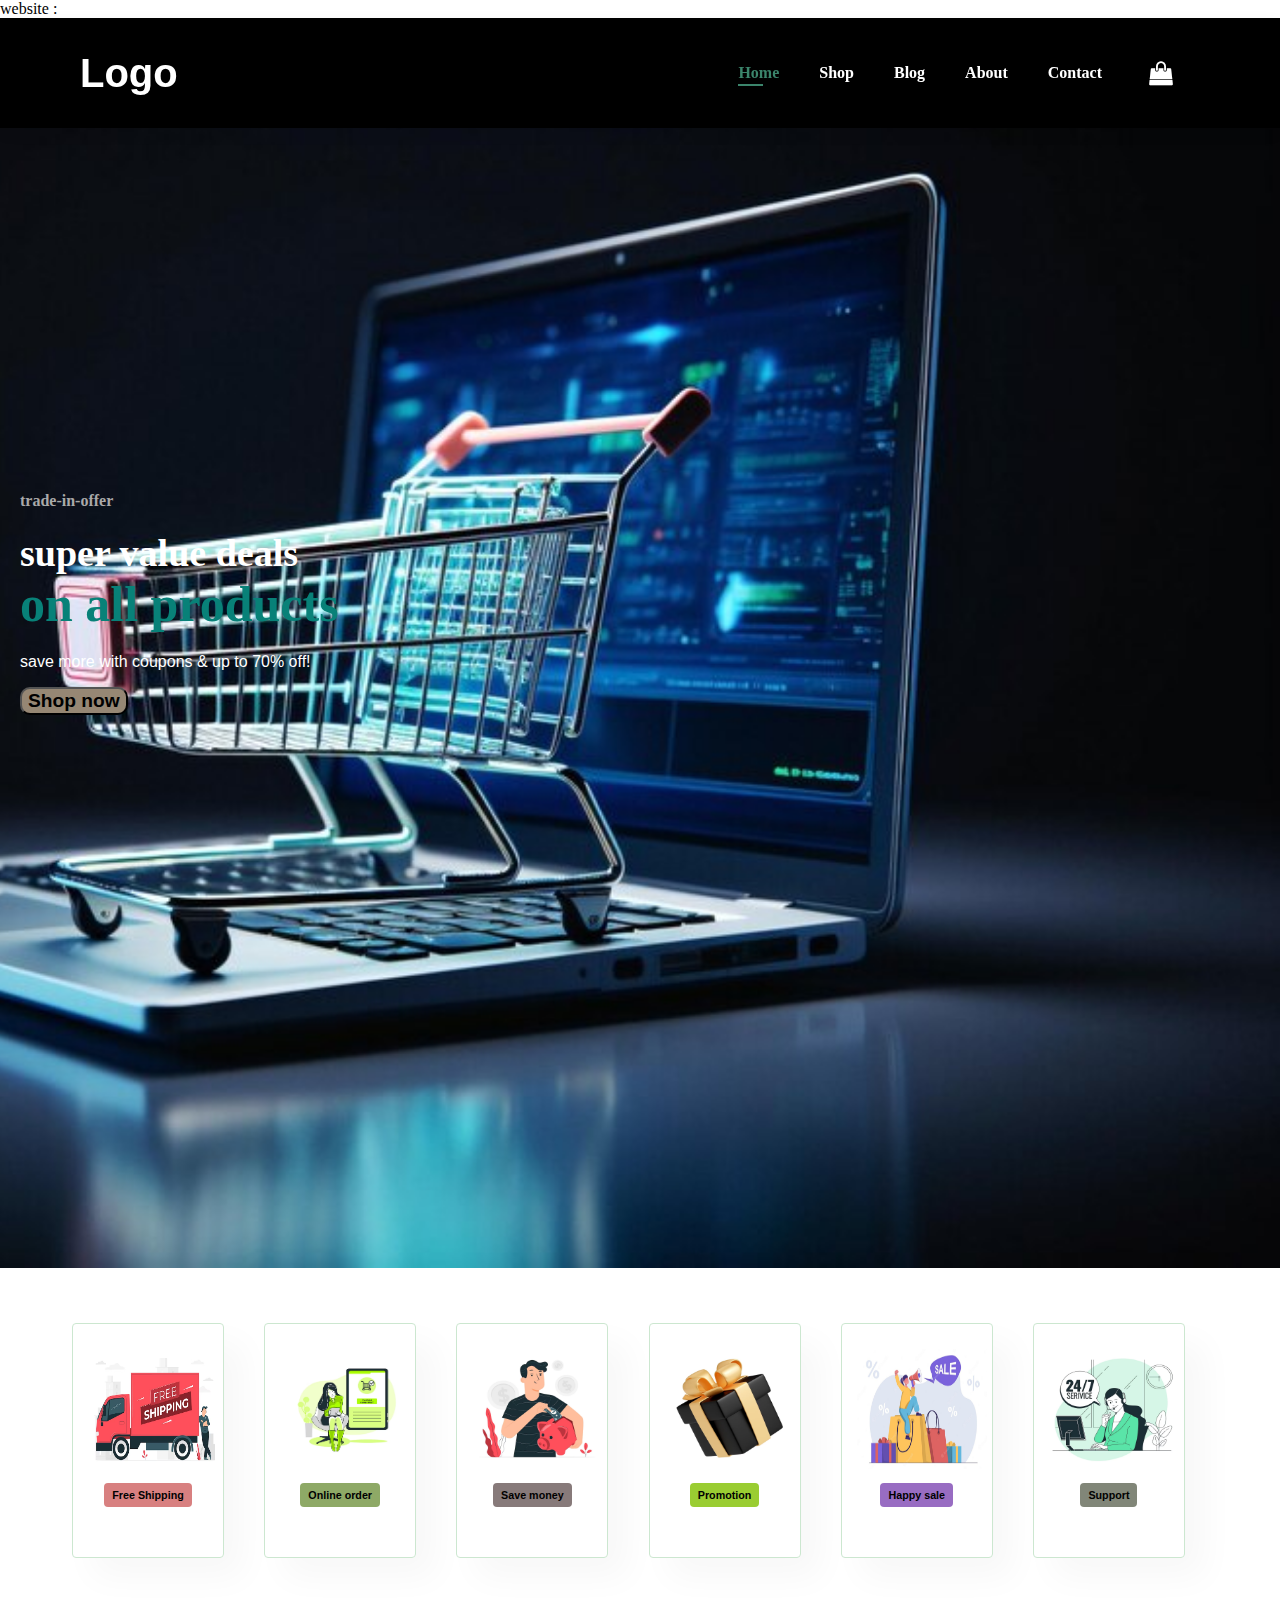
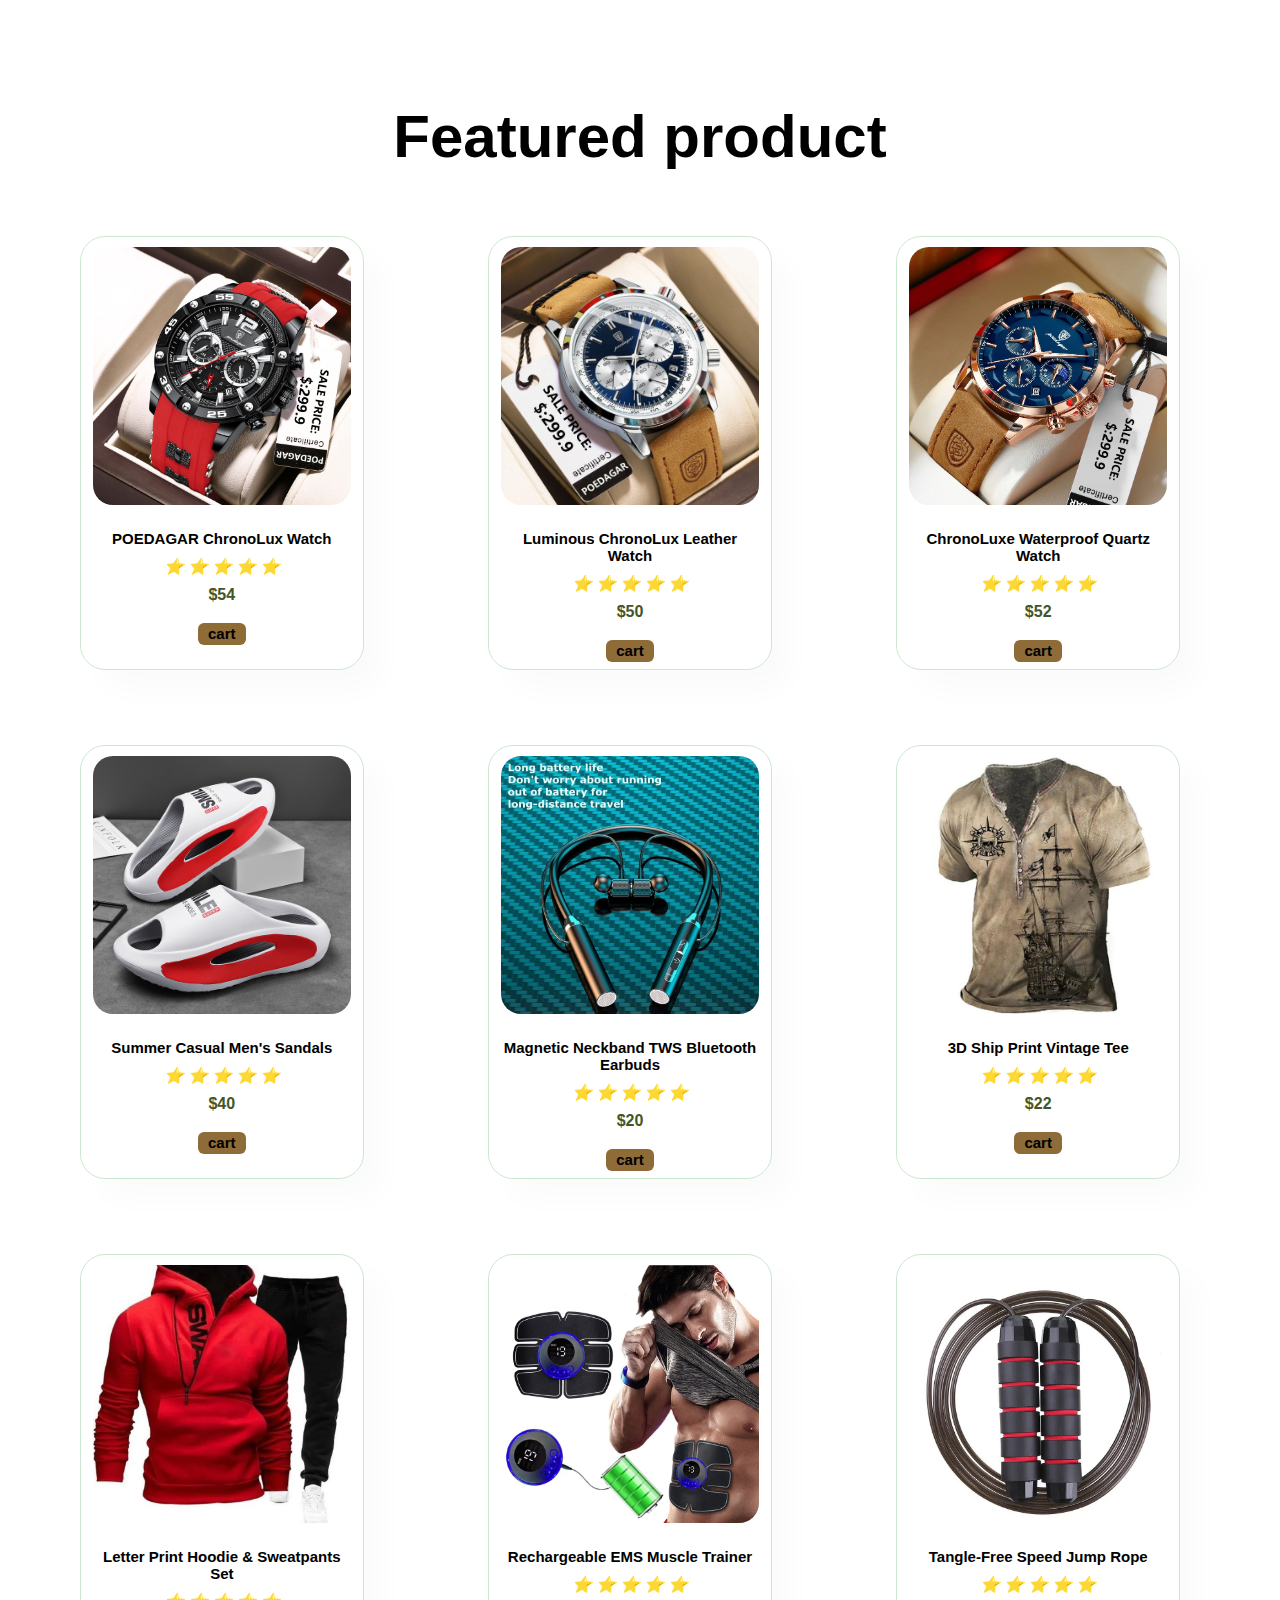
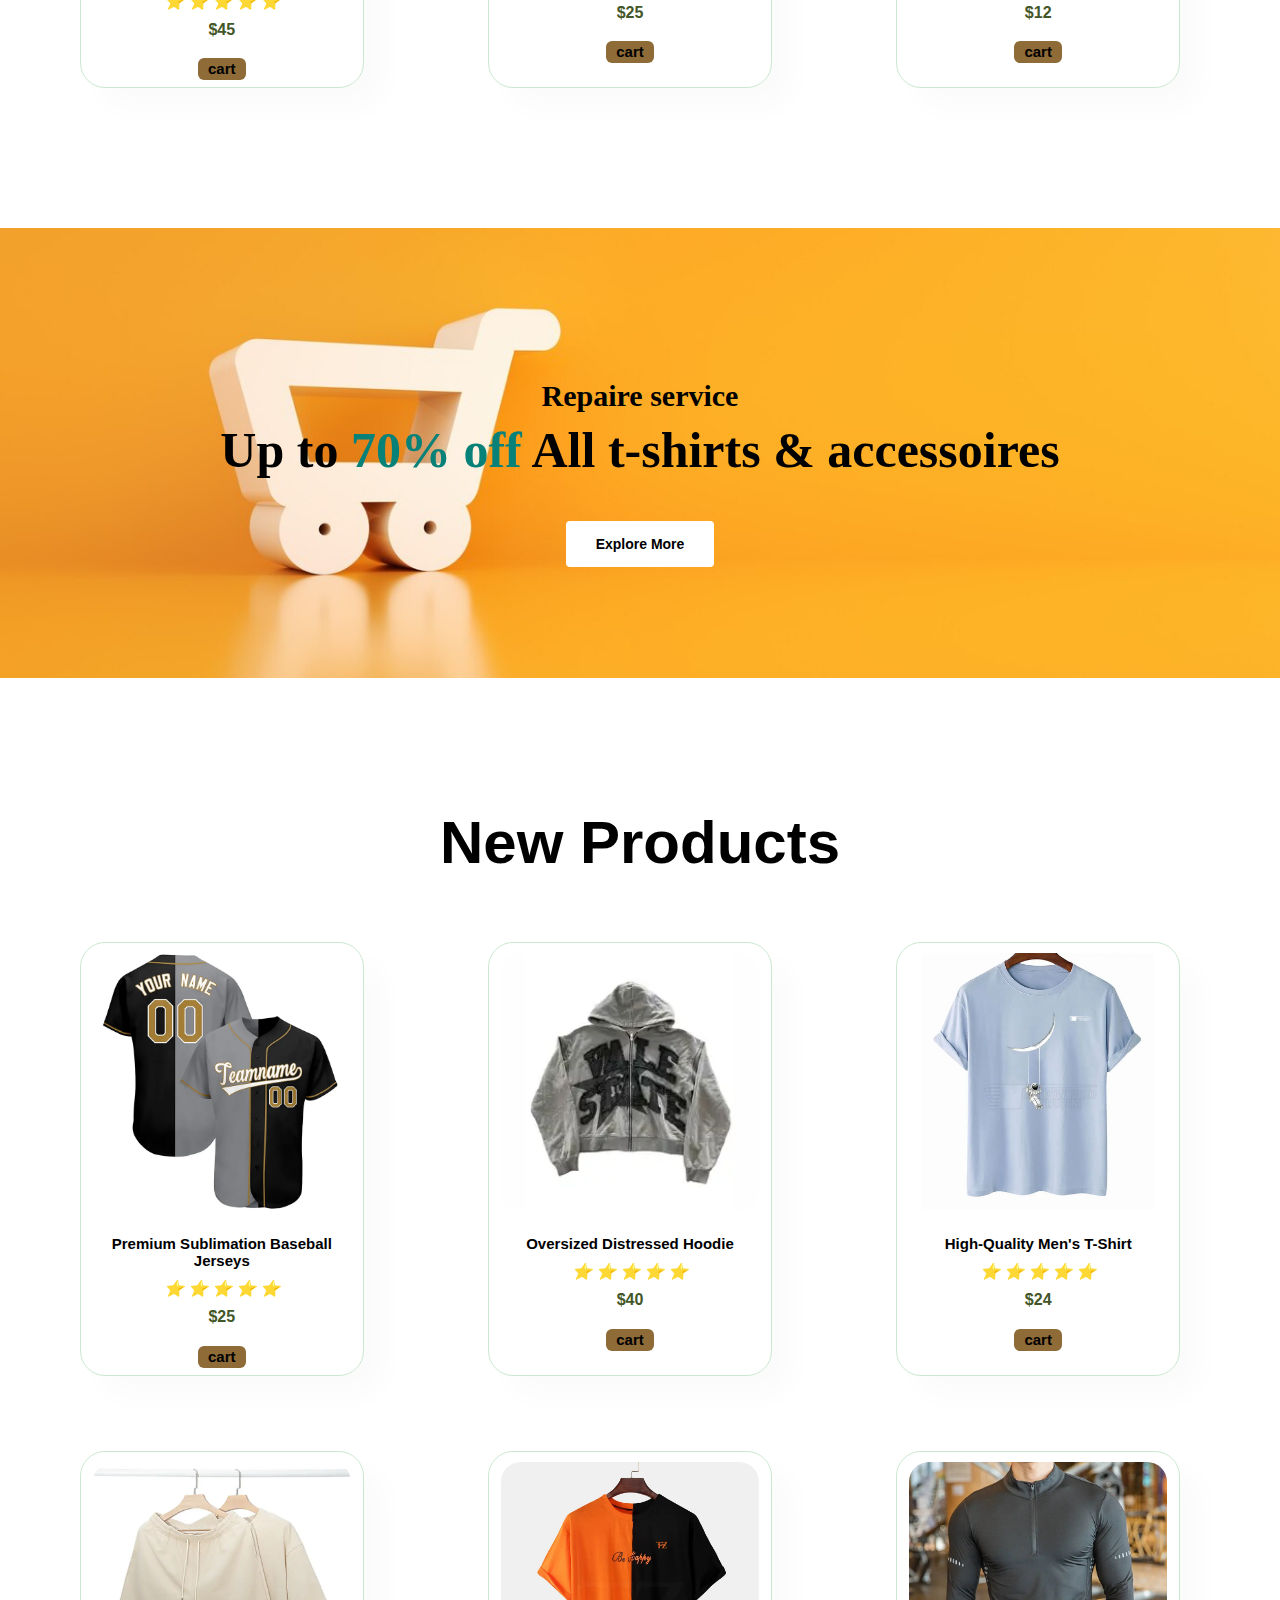
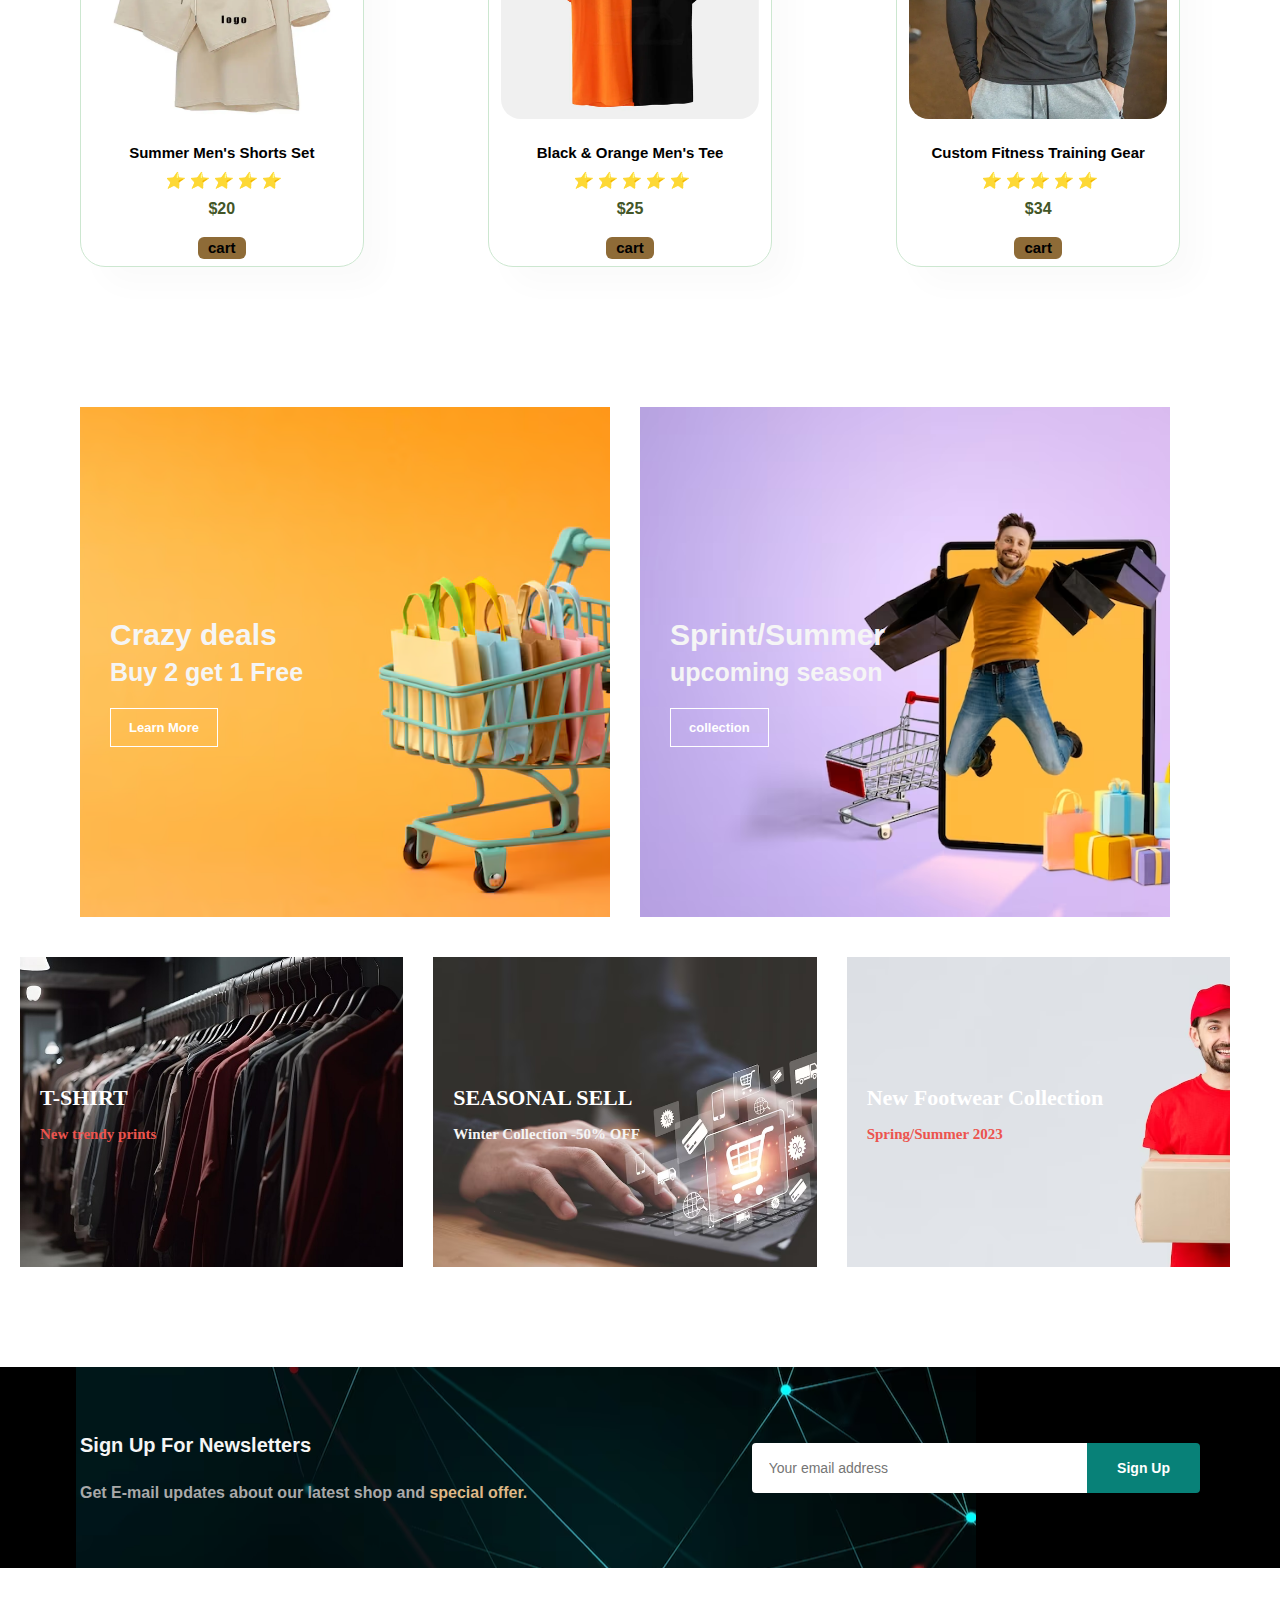
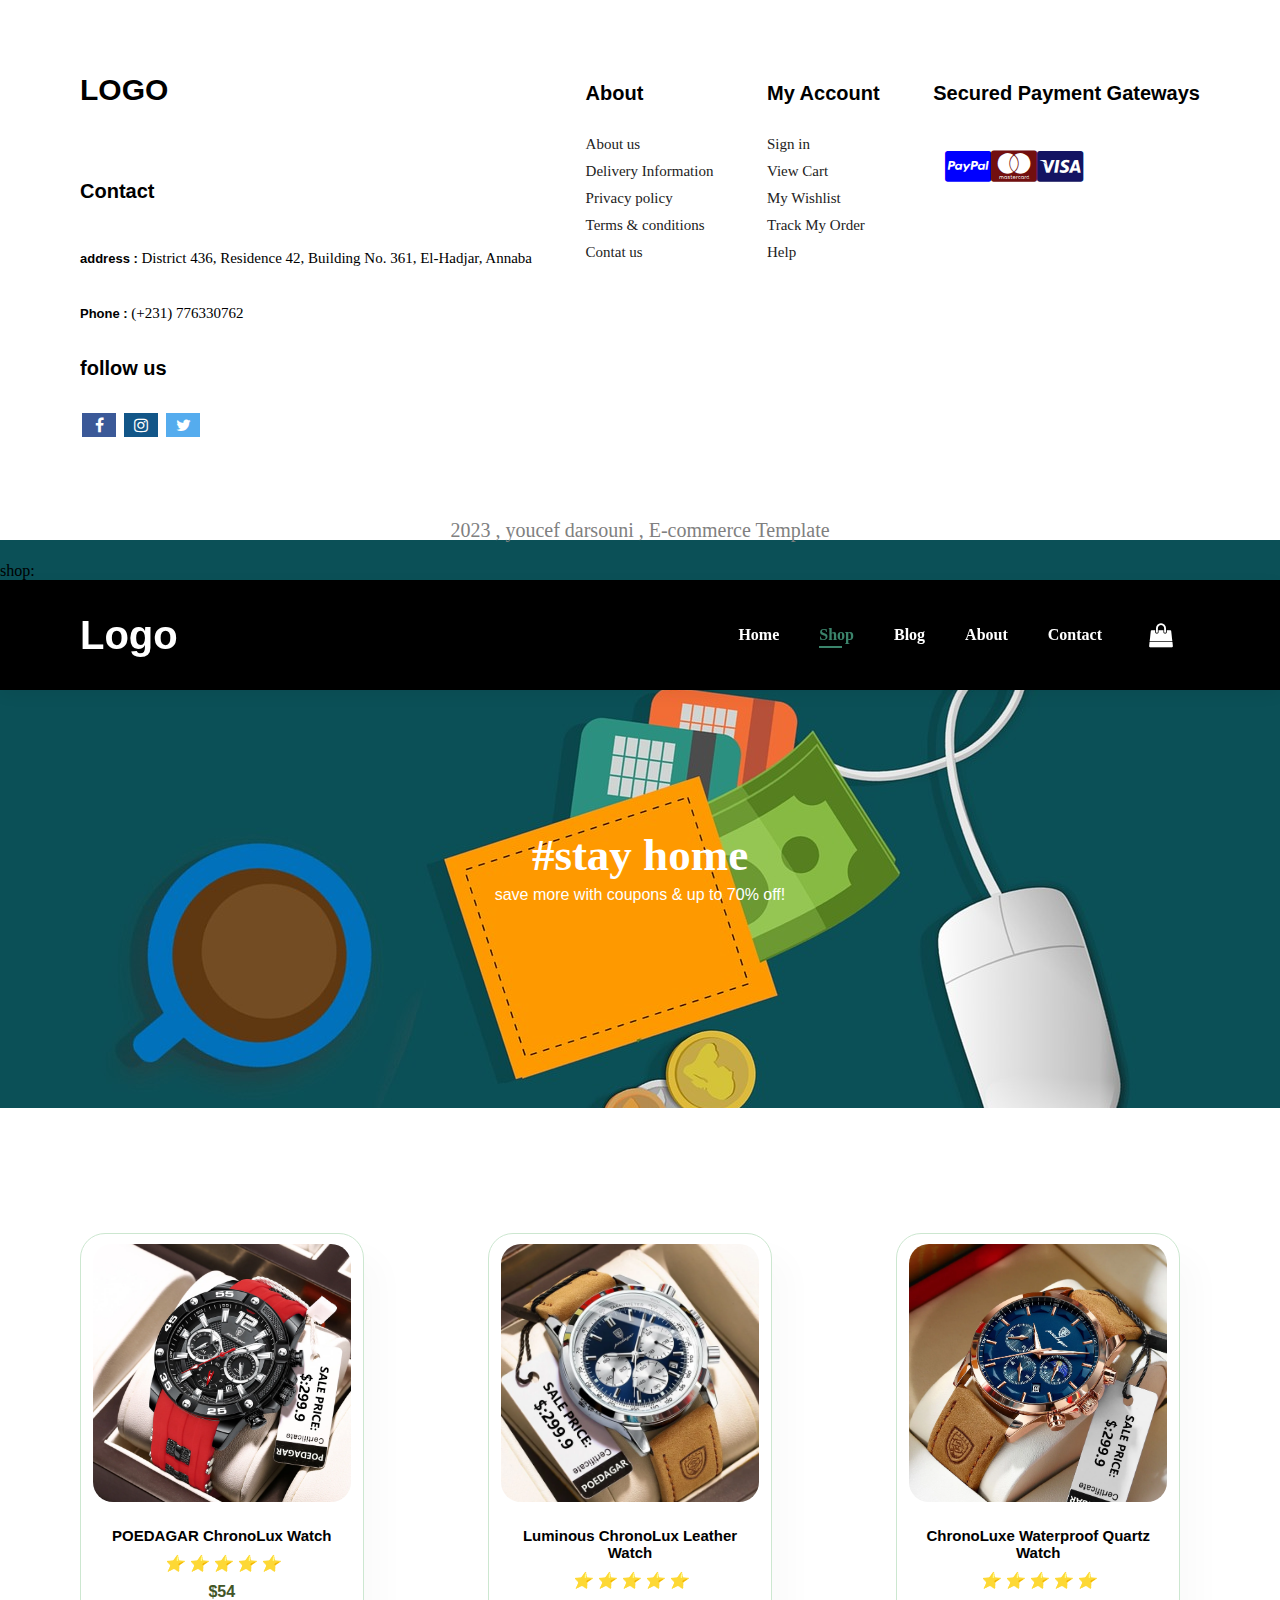
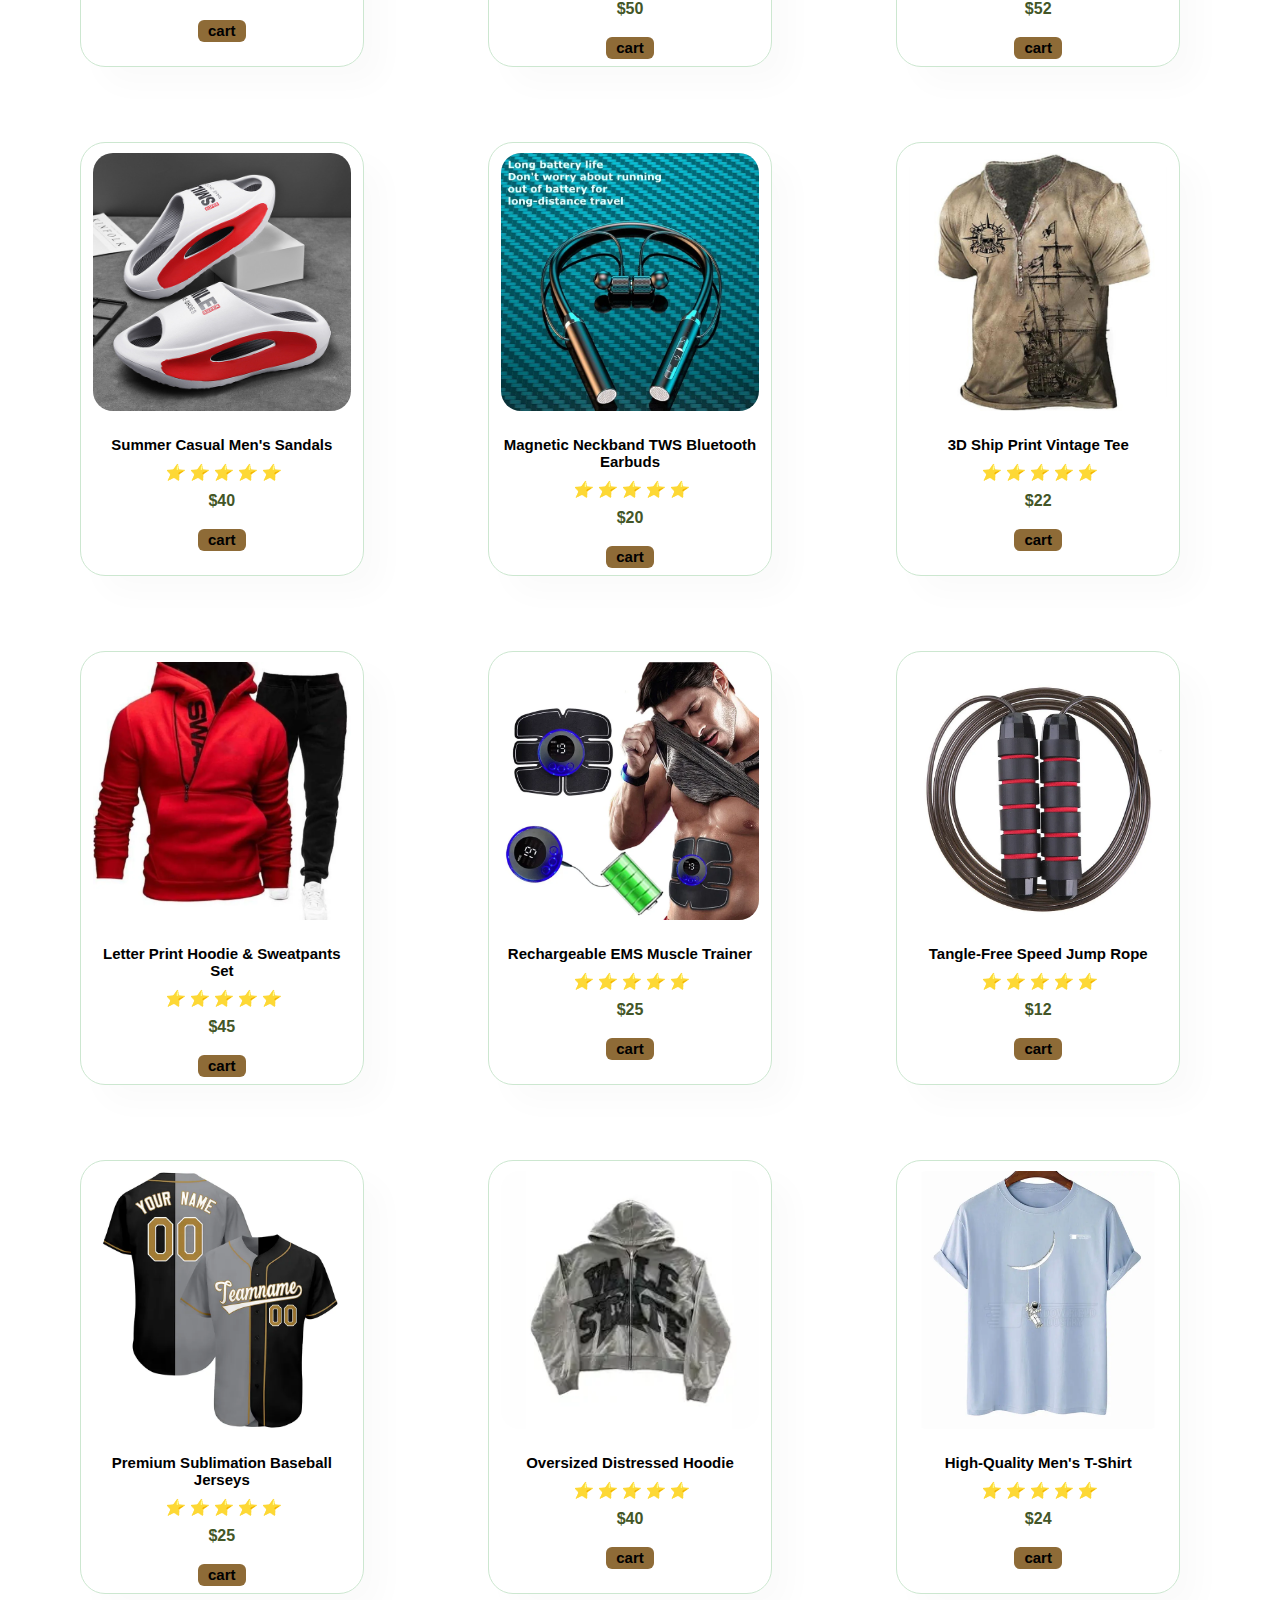
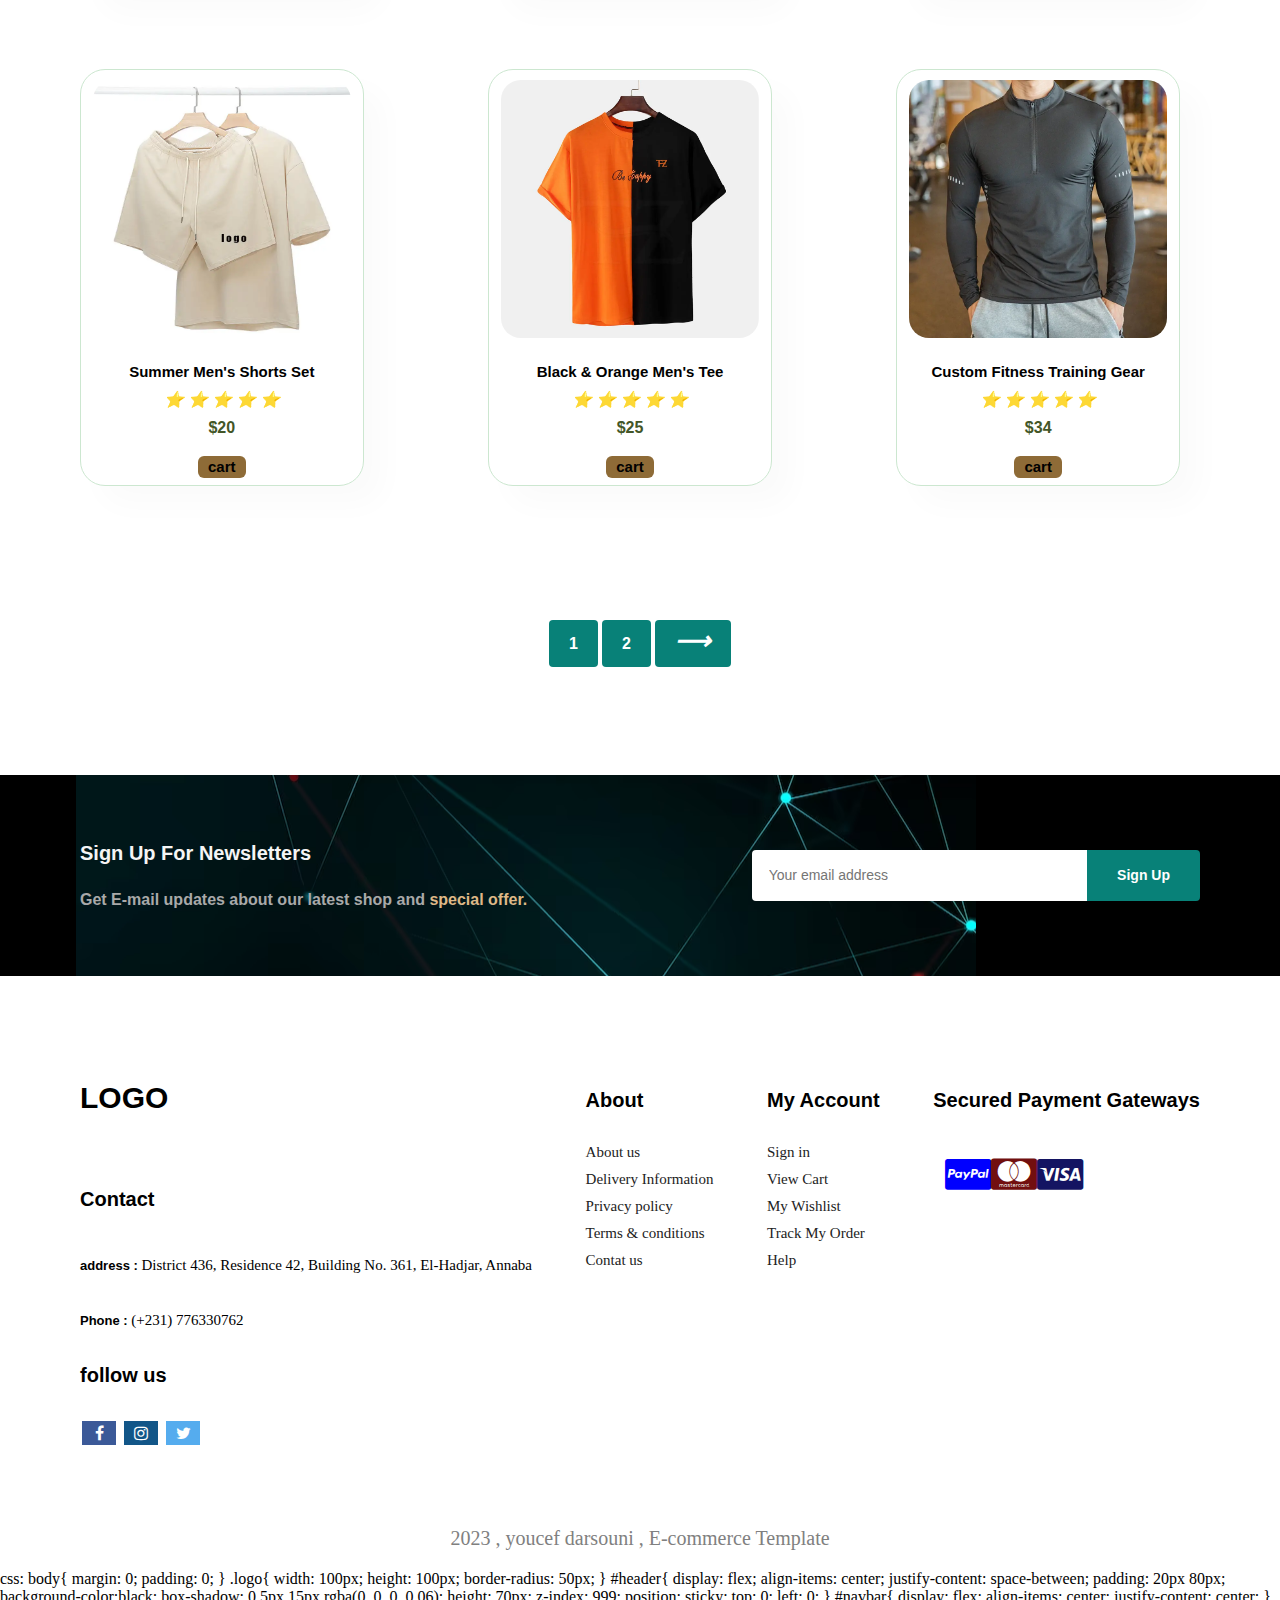
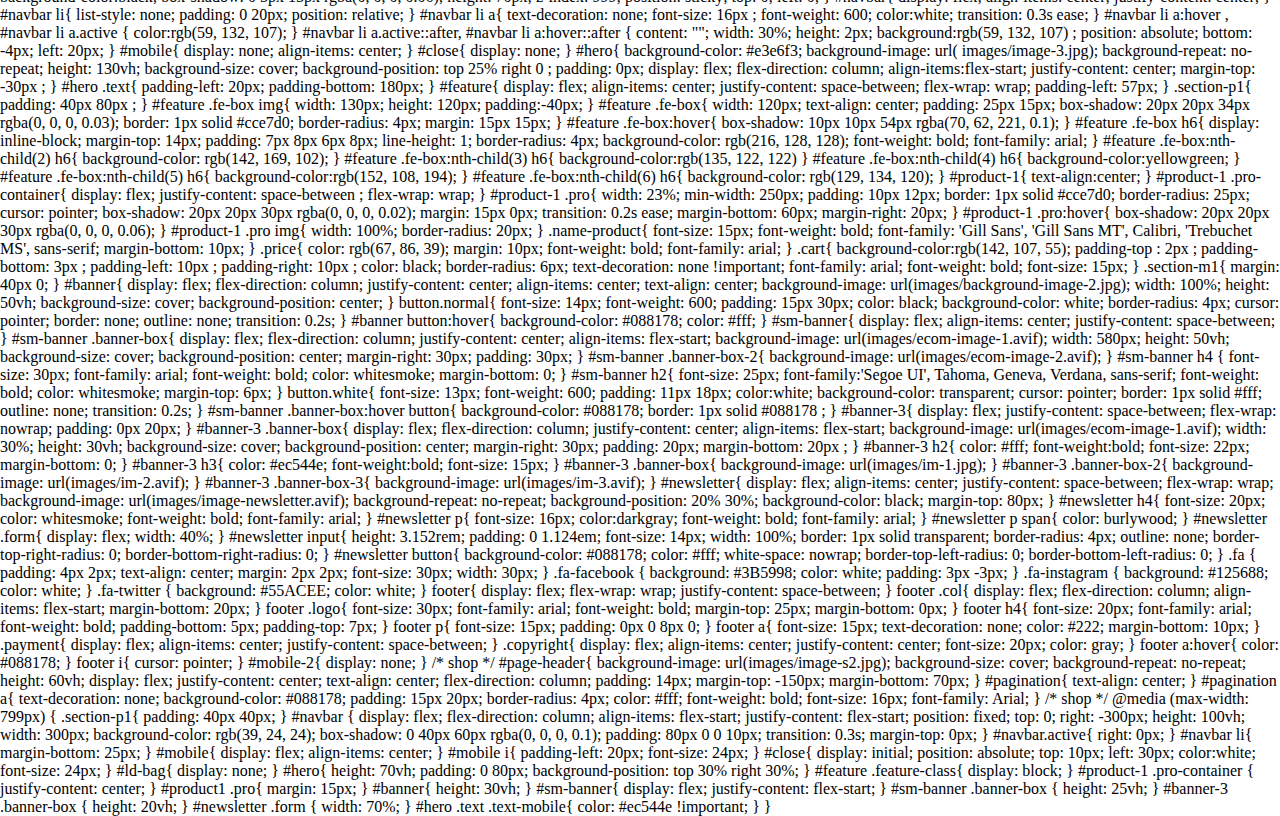
<file: copy.html>
website :
<!DOCTYPE html>
<html>
    <head>

        <link rel="stylesheet" href="style.css">
        <link rel="stylesheet" href="https://cdnjs.cloudflare.com/ajax/libs/font-awesome/4.7.0/css/font-awesome.min.css">   

        <meta name="viewport" content="width=799px, initial-scale=1">

        <link rel="stylesheet" href="https://cdnjs.cloudflare.com/ajax/libs/font-awesome/4.7.0/css/font-awesome.min.css">



    </head>

    <body>
        <section id="header">
            <p style="
             color: white;
             font-family: arial;
             font-weight: bold;
             font-size: 40px;
             padding: 0;
            ">Logo</p>
            <div>

             <ul id="navbar">
                <li><a class="active"  href="home.html">Home</a></li>
                <li><a  href="shop.html">Shop</a></li>
                <li><a href="blog.html">Blog</a></li>
                <li><a href="about.html">About</a></li>
                <li><a href="contact.html">Contact</a></li>
                <li id="ld-bag"><a  href="shipping-icon.html"><i class="fa fa-shopping-bag" style="font-size:24px"></i></a></li>
                <a href="#" id="close" style="
                font-size: 45px; 
                font-weight: 600;
                text-decoration: none;
                "><i>&times;</i></a>
             </ul>

            </div>
            <div id="mobile">
                <a href="shipping-icon.html"><i class="fa fa-shopping-bag" style="font-size:24px; color: white;"></i></a>
               <i style="cursor: pointer;" id="bar">
                 <div style="
                    width: 35px;
                    height: 5px;
                    background-color: aliceblue;
                    margin: 6px 0;
                   "></div>
                  <div style="
                 width: 35px;
                 height: 5px;
                 background-color: aliceblue;
                 margin: 6px 0;
                "></div>
                  <div style="
                 width: 35px;
                 height: 5px;
                 background-color: aliceblue;
                 margin: 6px 0;
                "></div>   
                
               </i> 
            </div>

        </section>
      
        <section id="hero" >
          <div class="text">
            <h4 style="
            color: darkgray;
            margin:0
            font-size: 20px;
            ">trade-in-offer</h4>
            <h2 style="
            color: white;
            font-size:  38px; 
            margin: 0px;
            ">super value deals</h2>
            <h1 class="text-mobile" style="
            color: #088178;
            font-size: 50px;
            margin-top: 0px;
            margin-bottom: 0px;
            
            ">on all products</h1>
            <p style="
            color: white;
            margin-top: 20px;
            font-family: arial;
            ">save more with coupons & up to 70% off!</p>
            <button style="
            background-color: rgb(150, 135, 116);
            background-size: cover;
            font-family: arial;
            font-weight: bold;
            font-size: larger;
            cursor: pointer;
            border-radius: 10px;
            ">Shop now</button>
          </div>  
        </section>

        <section id="feature" class="section-p1">
            <div class="fe-box">
                <img class="image" src="
                images/freeshipping-1.avif" >
                <h6>Free Shipping</h6>
            </div>
            <div class="fe-box">
                <img class="image" src="images/onlineorder-2.avif" >
                <h6>Online order</h6>
            </div>
           

            <div class="fe-box">
                <img class="image" src="images/savemoney-3.avif" >
                <h6>Save money</h6>
            </div>
            <div class="fe-box">
                <img class="image" src="images/promotion-4.avif" >
                <h6>Promotion</h6>
            </div>
           

            <div class="fe-box">
                <img class="image" src="images/happysale-5.jpg" >
                <h6>Happy sale</h6>
            </div>
            <div class="fe-box">
                <img class="image" src="images/support-6.avif" >
                <h6>Support</h6>
            </div>
            



           </section>

        </section>

        <section id="product-1" class="section-p1">
            <h2 style="
            font-family:'Gill Sans', 'Gill Sans MT', Calibri, 'Trebuchet MS', sans-serif;
            font-weight:bold ;
            font-size: 60px;
            
            ">Featured product</h2>
            <div class="pro-container">
                <div class="pro">
                    <img class="image-product" src="images/watch-1.webp" >
                    <div class="des">
                        <h5 class="name-product" 
                        >POEDAGAR ChronoLux Watch</h5>
                        <div class="star">
                            <i >&#11088</i>
                            <i >&#11088</i>
                            <i >&#11088</i>
                            <i >&#11088</i>
                            <i >&#11088</i>
                        </div>
                        <h4 class="price">$54<h4>
                    </div>
                    <a href="" class="cart" 
                    >cart</a>
                </div>
                <div class="pro">
                    <img class="image-product" src="images/watch-2.webp" >
                    <div class="des">
                        <h5 class="name-product" 
                        >Luminous ChronoLux Leather Watch</h5>
                        <div class="star">
                            <i >&#11088</i>
                            <i >&#11088</i>
                            <i >&#11088</i>
                            <i >&#11088</i>
                            <i >&#11088</i>
                        </div>
                        <h4 class="price">$50<h4>
                    </div>
                    <a href="" class="cart" 
                    >cart</a>
                </div>    
                <div class="pro">
                    <img class="image-product" src="images/watch-3.webp" >
                    <div class="des">
                        <h5 class="name-product" 
                        >ChronoLuxe Waterproof Quartz Watch</h5>
                        <div class="star">
                            <i >&#11088</i>
                            <i >&#11088</i>
                            <i >&#11088</i>
                            <i >&#11088</i>
                            <i >&#11088</i>
                        </div>
                        <h4 class="price">$52<h4>
                    </div>
                    <a href="" class="cart" 
                    >cart</a>
                </div>    
                <div class="pro">
                    <img class="image-product" src="images/prod--5.jpg" >
                    <div class="des">
                        <h5 class="name-product" 
                        >Summer Casual Men's Sandals</h5>
                        <div class="star">
                            <i >&#11088</i>
                            <i >&#11088</i>
                            <i >&#11088</i>
                            <i >&#11088</i>
                            <i >&#11088</i>
                        </div>
                        <h4 class="price">$40<h4>
                    </div>
                    <a href="" class="cart" 
                    >cart</a>
                </div>    
                <div class="pro">
                    <img class="image-product" src="images/prod-6.webp" >
                    <div class="des">
                        <h5 class="name-product" 
                        >Magnetic Neckband TWS Bluetooth Earbuds</h5>
                        <div class="star">
                            <i >&#11088</i>
                            <i >&#11088</i>
                            <i >&#11088</i>
                            <i >&#11088</i>
                            <i >&#11088</i>
                        </div>
                        <h4 class="price">$20<h4>
                    </div>
                    <a href="" class="cart" 
                    >cart</a>
                </div>    
                <div class="pro">
                    <img class="image-product" src="images/prod-8.jpg" >
                    <div class="des">
                        <h5 class="name-product" 
                        >3D Ship Print Vintage Tee</h5>
                        <div class="star">
                            <i >&#11088</i>
                            <i >&#11088</i>
                            <i >&#11088</i>
                            <i >&#11088</i>
                            <i >&#11088</i>
                        </div>
                        <h4 class="price">$22<h4>
                    </div>
                    <a href="" class="cart" 
                    >cart</a>
                </div>    
                <div class="pro">
                    <img class="image-product" src="images/prod-10.webp" >
                    <div class="des">
                        <h5 class="name-product" 
                        >Letter Print Hoodie & Sweatpants Set</h5>
                        <div class="star">
                            <i >&#11088</i>
                            <i >&#11088</i>
                            <i >&#11088</i>
                            <i >&#11088</i>
                            <i >&#11088</i>
                        </div>
                        <h4 class="price">$45<h4>
                    </div>
                    <a href="" class="cart" 
                    >cart</a>
                </div>    
                <div class="pro">
                    <img class="image-product" src="images/prod-11.webp" >
                    <div class="des">
                        <h5 class="name-product" 
                        >Rechargeable EMS Muscle Trainer</h5>
                        <div class="star">
                            <i >&#11088</i>
                            <i >&#11088</i>
                            <i >&#11088</i>
                            <i >&#11088</i>
                            <i >&#11088</i>
                        </div>
                        <h4 class="price">$25<h4>
                    </div>
                    <a href="" class="cart" 
                    >cart</a>
                </div>    
                <div class="pro">
                    <img class="image-product" src="images/prod-12.webp" >
                    <div class="des">
                        <h5 class="name-product" 
                        >Tangle-Free Speed Jump Rope</h5>
                        <div class="star">
                            <i >&#11088</i>
                            <i >&#11088</i>
                            <i >&#11088</i>
                            <i >&#11088</i>
                            <i >&#11088</i>
                        </div>
                        <h4 class="price">$12<h4>
                    </div>
                    <a href="" class="cart" 
                    >cart</a>
                </div>        
               
            </div>
        </section>
        
        <section id="banner" class="section-m1">
            <h4 style="
            font-size: 30px; 
            margin-bottom: 0px;
            ">Repaire service</h4>
            <h2 style="
            font-size: 50px;
            margin-top: 8px;
            ">Up to <span style="color: #088178;">70% off</span>  All t-shirts & accessoires</h2>
            <button class="normal">Explore More</button>
        </section>

        <section id="product-1" class="section-p1">
            <h2 style="
            font-family:'Gill Sans', 'Gill Sans MT', Calibri, 'Trebuchet MS', sans-serif;
            font-weight:bold;
            font-size: 60px;
            
            ">New Products</h2>
            <div class="pro-container">
                <div class="pro">
                    <img class="image-product" src="images/new-1.webp" >
                    <div class="des">
                        <h5 class="name-product" 
                        >Premium Sublimation Baseball Jerseys</h5>
                        <div class="star">
                            <i >&#11088</i>
                            <i >&#11088</i>
                            <i >&#11088</i>
                            <i >&#11088</i>
                            <i >&#11088</i>
                        </div>
                        <h4 class="price">$25<h4>
                    </div>
                    <a href="" class="cart" 
                    >cart</a>
                </div>
                <div class="pro">
                    <img class="image-product" src="images/new-2.webp" >
                    <div class="des">
                        <h5 class="name-product" 
                        >Oversized Distressed Hoodie</h5>
                        <div class="star">
                            <i >&#11088</i>
                            <i >&#11088</i>
                            <i >&#11088</i>
                            <i >&#11088</i>
                            <i >&#11088</i>
                        </div>
                        <h4 class="price">$40<h4>
                    </div>
                    <a href="" class="cart" 
                    >cart</a>
                </div>    
                <div class="pro">
                    <img class="image-product" src="images/new-3.webp" >
                    <div class="des">
                        <h5 class="name-product" 
                        >High-Quality Men's T-Shirt</h5>
                        <div class="star">
                            <i >&#11088</i>
                            <i >&#11088</i>
                            <i >&#11088</i>
                            <i >&#11088</i>
                            <i >&#11088</i>
                        </div>
                        <h4 class="price">$24<h4>
                    </div>
                    <a href="" class="cart" 
                    >cart</a>
                </div>    
                <div class="pro">
                    <img class="image-product" src="images/new-4.webp" >
                    <div class="des">
                        <h5 class="name-product" 
                        >Summer Men's Shorts Set</h5>
                        <div class="star">
                            <i >&#11088</i>
                            <i >&#11088</i>
                            <i >&#11088</i>
                            <i >&#11088</i>
                            <i >&#11088</i>
                        </div>
                        <h4 class="price">$20<h4>
                    </div>
                    <a href="" class="cart" 
                    >cart</a>
                </div>    
                <div class="pro">
                    <img class="image-product" src="images/new-5.webp" >
                    <div class="des">
                        <h5 class="name-product" 
                        >Black & Orange Men's Tee</h5>
                        <div class="star">
                            <i >&#11088</i>
                            <i >&#11088</i>
                            <i >&#11088</i>
                            <i >&#11088</i>
                            <i >&#11088</i>
                        </div>
                        <h4 class="price">$25<h4>
                    </div>
                    <a href="" class="cart" 
                    >cart</a>
                </div>    
                <div class="pro">
                    <img class="image-product" src="images/new-6.webp" >
                    <div class="des">
                        <h5 class="name-product" 
                        >Custom Fitness Training Gear</h5>
                        <div class="star">
                            <i >&#11088</i>
                            <i >&#11088</i>
                            <i >&#11088</i>
                            <i >&#11088</i>
                            <i >&#11088</i>
                        </div>
                        <h4 class="price">$34<h4>
                    </div>
                    <a href="" class="cart" 
                    >cart</a>
                </div>    
                  
            </div>
        </section>
      
        <section id="sm-banner" class="section-p1">
            <div class="banner-box">
                <h4>Crazy deals</h4>
                <h2>Buy 2 get 1 Free</h2>
                <button class="white">Learn More</button>
            </div>

            <div class="banner-box banner-box-2">
                <h4>Sprint/Summer</h4>
                <h2>upcoming season</h2>
                <button class="white">collection</button>
            </div>
            
        </section>

        <section id="banner-3">
            <div class="banner-box ">
                <h2>T-SHIRT</h2>
                <h3>New trendy prints</h3>
            
            </div>

            <div class="banner-box banner-box-2">
                <h2>SEASONAL SELL</h2>
                <h3 style="color: whitesmoke; !important">Winter Collection -50% OFF</h3>
            
            </div>

            <div class="banner-box banner-box-3 ">
                <h2>New Footwear Collection</h2>
                <h3>Spring/Summer 2023</h3>
            
            </div>
            
            
        </section>
        

        <section id="newsletter" class="section-p1 section-m1">
            <div class="newtext">
                <h4>Sign Up For Newsletters<h4>
                <p>Get E-mail updates about our latest shop and <span> special offer. </span></p>
            </div>
            <div class="form">
                <input type="text" placeholder="Your email address">
                <button class="normal">Sign Up</button>
            </div>

        </section>

        <footer class="section-p1">
            <div class="col">
                <h6 class="logo"><strong>LOGO</strong></h6>
                <h4 style="margin-top: 0px;">Contact</h4>
                <p><strong style="
                font-family: arial;
                font-weight: bold;
                font-size: 13px;
                padding-bottom: 0px;
                
                ">address : </strong>District 436, Residence 42, Building No. 361, El-Hadjar, Annaba</p>
                <p><strong style="
                   font-family: arial;
                    font-weight: bold;
                    font-size: 13px;
                    margin-bottom: 10px;
                    ">Phone : </strong> (+231) 776330762</p>
                <div class="follow">
                    <h4 style="
                    margin-top: 5px;    
                    ">follow us</h4>
                    <div class="icon">
                        <i class="fa fa-facebook"></i>
                        <i class="fa fa-instagram"></i>
                        <i class="fa fa-twitter"></i>
                    </div>
                </div>
            </div>
            <div class="col">
                <h4>About</h4>
                <a href="#">About us </a>
                <a href="#">Delivery Information</a>
                <a href="#">Privacy policy</a>
                <a href="#">Terms & conditions </a>
                <a href="#">Contat us</a>
            </div>

            <div class="col">
                <h4>My Account</h4>
                <a href="#">Sign in </a>
                <a href="#"> View Cart </a>
                <a href="#">My Wishlist</a>
                <a href="#">Track My Order </a>
                <a href="#">Help</a>
            </div>

            <div class="col install">
                <h4><strong style="padding-bottom: 0px;">Secured Payment Gateways</strong></h4>
                <div class="Payment">
                <i class="fa fa fa-cc-paypal" style="
                font-size:36px;
                padding: 10px;
                color: blue;
                "></i>
                <i class="fa fa-cc-mastercard" style="
                font-size:36px;
                padding: px;
                color: rgb(114, 15, 15);
                "></i>
                <i class="fa fa-cc-visa" style="
                font-size:36px;
                padding: 10px;
                color: rgb(20, 20, 98);
                "></i>
                </div>
            </div>

        </footer>
        <div class="copyright">
            <p>2023 , youcef darsouni , E-commerce Template</p>
        </div>

     <script src="script.js"></script>
    </body>
</html>

shop:
<!DOCTYPE html>
<html>
    <head>

        <link rel="stylesheet" href="style.css">
        <link rel="stylesheet" href="https://cdnjs.cloudflare.com/ajax/libs/font-awesome/4.7.0/css/font-awesome.min.css">   

        <meta name="viewport" content="width=799px, initial-scale=1">

        <link rel="stylesheet" href="https://cdnjs.cloudflare.com/ajax/libs/font-awesome/4.7.0/css/font-awesome.min.css">



    </head>

    <body>
        <section id="header">
            <p style="
             color: white;
             font-family: arial;
             font-weight: bold;
             font-size: 40px;
             padding: 0;
            ">Logo</p>
            <div>

             <ul id="navbar">
                <li><a  href="home.html">Home</a></li>
                <li><a class="active" href="shop.html">Shop</a></li>
                <li><a href="blog.html">Blog</a></li>
                <li><a href="about.html">About</a></li>
                <li><a href="contact.html">Contact</a></li>
                <li id="ld-bag"><a  href="shipping-icon.html"><i class="fa fa-shopping-bag" style="font-size:24px"></i></a></li>
                <a href="#" id="close" style="
                font-size: 45px; 
                font-weight: 600;
                text-decoration: none;
                "><i>&times;</i></a>
             </ul>

            </div>
            <div id="mobile">
                <a href="shipping-icon.html"><i class="fa fa-shopping-bag" style="font-size:24px; color: white;"></i></a>
               <i style="cursor: pointer;" id="bar">
                 <div style="
                    width: 35px;
                    height: 5px;
                    background-color: aliceblue;
                    margin: 6px 0;
                   "></div>
                  <div style="
                 width: 35px;
                 height: 5px;
                 background-color: aliceblue;
                 margin: 6px 0;
                "></div>
                  <div style="
                 width: 35px;
                 height: 5px;
                 background-color: aliceblue;
                 margin: 6px 0;
                "></div>   
                
               </i> 
            </div>

        </section>
      
        <section id="page-header" >
          <div class="text">
            <h2 style="
            color: white;
            font-size: 45px; 
            margin-top: 100px;
            margin-bottom: 0;
            ">#stay home </h2>
           
            <p style="
            color: white;
            margin-top: 5px;
            font-family: arial;
            ">save more with coupons & up to 70% off!</p>

          </div>  
        </section>


        <section id="product-1" class="section-p1">
           
            <div class="pro-container">
                <div class="pro">
                    <img class="image-product" src="images/watch-1.webp" >
                    <div class="des">
                        <h5 class="name-product" 
                        >POEDAGAR ChronoLux Watch</h5>
                        <div class="star">
                            <i >&#11088</i>
                            <i >&#11088</i>
                            <i >&#11088</i>
                            <i >&#11088</i>
                            <i >&#11088</i>
                        </div>
                        <h4 class="price">$54<h4>
                    </div>
                    <a href="" class="cart" 
                    >cart</a>
                </div>
                <div class="pro">
                    <img class="image-product" src="images/watch-2.webp" >
                    <div class="des">
                        <h5 class="name-product" 
                        >Luminous ChronoLux Leather Watch</h5>
                        <div class="star">
                            <i >&#11088</i>
                            <i >&#11088</i>
                            <i >&#11088</i>
                            <i >&#11088</i>
                            <i >&#11088</i>
                        </div>
                        <h4 class="price">$50<h4>
                    </div>
                    <a href="" class="cart" 
                    >cart</a>
                </div>    
                <div class="pro">
                    <img class="image-product" src="images/watch-3.webp" >
                    <div class="des">
                        <h5 class="name-product" 
                        >ChronoLuxe Waterproof Quartz Watch</h5>
                        <div class="star">
                            <i >&#11088</i>
                            <i >&#11088</i>
                            <i >&#11088</i>
                            <i >&#11088</i>
                            <i >&#11088</i>
                        </div>
                        <h4 class="price">$52<h4>
                    </div>
                    <a href="" class="cart" 
                    >cart</a>
                </div>    
                <div class="pro">
                    <img class="image-product" src="images/prod--5.jpg" >
                    <div class="des">
                        <h5 class="name-product" 
                        >Summer Casual Men's Sandals</h5>
                        <div class="star">
                            <i >&#11088</i>
                            <i >&#11088</i>
                            <i >&#11088</i>
                            <i >&#11088</i>
                            <i >&#11088</i>
                        </div>
                        <h4 class="price">$40<h4>
                    </div>
                    <a href="" class="cart" 
                    >cart</a>
                </div>    
                <div class="pro">
                    <img class="image-product" src="images/prod-6.webp" >
                    <div class="des">
                        <h5 class="name-product" 
                        >Magnetic Neckband TWS Bluetooth Earbuds</h5>
                        <div class="star">
                            <i >&#11088</i>
                            <i >&#11088</i>
                            <i >&#11088</i>
                            <i >&#11088</i>
                            <i >&#11088</i>
                        </div>
                        <h4 class="price">$20<h4>
                    </div>
                    <a href="" class="cart" 
                    >cart</a>
                </div>    
                <div class="pro">
                    <img class="image-product" src="images/prod-8.jpg" >
                    <div class="des">
                        <h5 class="name-product" 
                        >3D Ship Print Vintage Tee</h5>
                        <div class="star">
                            <i >&#11088</i>
                            <i >&#11088</i>
                            <i >&#11088</i>
                            <i >&#11088</i>
                            <i >&#11088</i>
                        </div>
                        <h4 class="price">$22<h4>
                    </div>
                    <a href="" class="cart" 
                    >cart</a>
                </div>    
                <div class="pro">
                    <img class="image-product" src="images/prod-10.webp" >
                    <div class="des">
                        <h5 class="name-product" 
                        >Letter Print Hoodie & Sweatpants Set</h5>
                        <div class="star">
                            <i >&#11088</i>
                            <i >&#11088</i>
                            <i >&#11088</i>
                            <i >&#11088</i>
                            <i >&#11088</i>
                        </div>
                        <h4 class="price">$45<h4>
                    </div>
                    <a href="" class="cart" 
                    >cart</a>
                </div>    
                <div class="pro">
                    <img class="image-product" src="images/prod-11.webp" >
                    <div class="des">
                        <h5 class="name-product" 
                        >Rechargeable EMS Muscle Trainer</h5>
                        <div class="star">
                            <i >&#11088</i>
                            <i >&#11088</i>
                            <i >&#11088</i>
                            <i >&#11088</i>
                            <i >&#11088</i>
                        </div>
                        <h4 class="price">$25<h4>
                    </div>
                    <a href="" class="cart" 
                    >cart</a>
                </div>    
                <div class="pro">
                    <img class="image-product" src="images/prod-12.webp" >
                    <div class="des">
                        <h5 class="name-product" 
                        >Tangle-Free Speed Jump Rope</h5>
                        <div class="star">
                            <i >&#11088</i>
                            <i >&#11088</i>
                            <i >&#11088</i>
                            <i >&#11088</i>
                            <i >&#11088</i>
                        </div>
                        <h4 class="price">$12<h4>
                    </div>
                    <a href="" class="cart" 
                    >cart</a>
                </div>        
               
            
            
            <div class="pro-container">
                <div class="pro">
                    <img class="image-product" src="images/new-1.webp" >
                    <div class="des">
                        <h5 class="name-product" 
                        >Premium Sublimation Baseball Jerseys</h5>
                        <div class="star">
                            <i >&#11088</i>
                            <i >&#11088</i>
                            <i >&#11088</i>
                            <i >&#11088</i>
                            <i >&#11088</i>
                        </div>
                        <h4 class="price">$25<h4>
                    </div>
                    <a href="" class="cart" 
                    >cart</a>
                </div>
                <div class="pro">
                    <img class="image-product" src="images/new-2.webp" >
                    <div class="des">
                        <h5 class="name-product" 
                        >Oversized Distressed Hoodie</h5>
                        <div class="star">
                            <i >&#11088</i>
                            <i >&#11088</i>
                            <i >&#11088</i>
                            <i >&#11088</i>
                            <i >&#11088</i>
                        </div>
                        <h4 class="price">$40<h4>
                    </div>
                    <a href="" class="cart" 
                    >cart</a>
                </div>    
                <div class="pro">
                    <img class="image-product" src="images/new-3.webp" >
                    <div class="des">
                        <h5 class="name-product" 
                        >High-Quality Men's T-Shirt</h5>
                        <div class="star">
                            <i >&#11088</i>
                            <i >&#11088</i>
                            <i >&#11088</i>
                            <i >&#11088</i>
                            <i >&#11088</i>
                        </div>
                        <h4 class="price">$24<h4>
                    </div>
                    <a href="" class="cart" 
                    >cart</a>
                </div>    
                <div class="pro">
                    <img class="image-product" src="images/new-4.webp" >
                    <div class="des">
                        <h5 class="name-product" 
                        >Summer Men's Shorts Set</h5>
                        <div class="star">
                            <i >&#11088</i>
                            <i >&#11088</i>
                            <i >&#11088</i>
                            <i >&#11088</i>
                            <i >&#11088</i>
                        </div>
                        <h4 class="price">$20<h4>
                    </div>
                    <a href="" class="cart" 
                    >cart</a>
                </div>    
                <div class="pro">
                    <img class="image-product" src="images/new-5.webp" >
                    <div class="des">
                        <h5 class="name-product" 
                        >Black & Orange Men's Tee</h5>
                        <div class="star">
                            <i >&#11088</i>
                            <i >&#11088</i>
                            <i >&#11088</i>
                            <i >&#11088</i>
                            <i >&#11088</i>
                        </div>
                        <h4 class="price">$25<h4>
                    </div>
                    <a href="" class="cart" 
                    >cart</a>
                </div>    
                <div class="pro">
                    <img class="image-product" src="images/new-6.webp" >
                    <div class="des">
                        <h5 class="name-product" 
                        >Custom Fitness Training Gear</h5>
                        <div class="star">
                            <i >&#11088</i>
                            <i >&#11088</i>
                            <i >&#11088</i>
                            <i >&#11088</i>
                            <i >&#11088</i>
                        </div>
                        <h4 class="price">$34<h4>
                    </div>
                    <a href="" class="cart" 
                    >cart</a>
                </div>    
                  
            </div>
        </section>
        
        <section id="pagination" class="section-p1">
            <a href="#">1</a>
            <a href="#">2</a>
            <a  href="#"><i style="font-size: 25px; font-weight: bold;" >&#x27F6;</i></a>
        </section>

        <section id="newsletter" class="section-p1 section-m1">
            <div class="newtext">
                <h4>Sign Up For Newsletters<h4>
                <p>Get E-mail updates about our latest shop and <span> special offer. </span></p>
            </div>
            <div class="form">
                <input type="text" placeholder="Your email address">
                <button class="normal">Sign Up</button>
            </div>

        </section>

        <footer class="section-p1">
            <div class="col">
                <h6 class="logo"><strong>LOGO</strong></h6>
                <h4 style="margin-top: 0px;">Contact</h4>
                <p><strong style="
                font-family: arial;
                font-weight: bold;
                font-size: 13px;
                padding-bottom: 0px;
                
                ">address : </strong>District 436, Residence 42, Building No. 361, El-Hadjar, Annaba</p>
                <p><strong style="
                   font-family: arial;
                    font-weight: bold;
                    font-size: 13px;
                    margin-bottom: 10px;
                    ">Phone : </strong> (+231) 776330762</p>
                <div class="follow">
                    <h4 style="
                    margin-top: 5px;    
                    ">follow us</h4>
                    <div class="icon">
                        <i class="fa fa-facebook"></i>
                        <i class="fa fa-instagram"></i>
                        <i class="fa fa-twitter"></i>
                    </div>
                </div>
            </div>
            <div class="col">
                <h4>About</h4>
                <a href="#">About us </a>
                <a href="#">Delivery Information</a>
                <a href="#">Privacy policy</a>
                <a href="#">Terms & conditions </a>
                <a href="#">Contat us</a>
            </div>

            <div class="col">
                <h4>My Account</h4>
                <a href="#">Sign in </a>
                <a href="#"> View Cart </a>
                <a href="#">My Wishlist</a>
                <a href="#">Track My Order </a>
                <a href="#">Help</a>
            </div>

            <div class="col install">
                <h4><strong style="padding-bottom: 0px;">Secured Payment Gateways</strong></h4>
                <div class="Payment">
                <i class="fa fa fa-cc-paypal" style="
                font-size:36px;
                padding: 10px;
                color: blue;
                "></i>
                <i class="fa fa-cc-mastercard" style="
                font-size:36px;
                padding: px;
                color: rgb(114, 15, 15);
                "></i>
                <i class="fa fa-cc-visa" style="
                font-size:36px;
                padding: 10px;
                color: rgb(20, 20, 98);
                "></i>
                </div>
            </div>

        </footer>
        <div class="copyright">
            <p>2023 , youcef darsouni , E-commerce Template</p>
        </div>

     <script src="script.js"></script>
    </body>
</html>

css:

body{
    margin: 0;
    padding: 0;
}

.logo{
    width: 100px;
    height: 100px;
    border-radius: 50px;
}

#header{
    display: flex;
    align-items: center;
    justify-content: space-between;
    padding: 20px 80px;
    background-color:black;
    box-shadow: 0 5px 15px rgba(0, 0, 0, 0.06);
    height: 70px;
    z-index: 999;
    position: sticky;
    top: 0;
    left: 0;

}

#navbar{
    display: flex;
    align-items: center;
    justify-content: center;
} 

#navbar li{
    list-style: none;
    padding: 0 20px;
    position: relative;
}

#navbar li a{
    text-decoration: none;
    font-size: 16px ;
    font-weight: 600;
    color:white;
    transition: 0.3s ease;
}
#navbar li a:hover ,
#navbar li a.active
{
    color:rgb(59, 132, 107);
}
#navbar li a.active::after,
#navbar li a:hover::after
{
    content: "";
    width: 30%;
    height: 2px;
    background:rgb(59, 132, 107) ;
    position: absolute;
    bottom: -4px;
    left: 20px;
}

#mobile{
    display: none;
    align-items: center;
}

#close{
    display: none;
}

#hero{
    background-color: #e3e6f3; 
    background-image: url( images/image-3.jpg);
    background-repeat: no-repeat;
    height: 130vh;
    background-size: cover;
    background-position: top 25% right 0 ;
    padding: 0px;
    display: flex;
    flex-direction: column;
    align-items:flex-start;
    justify-content: center;
    margin-top: -30px ; 
}


#hero .text{
    padding-left: 20px;
    padding-bottom: 180px;

}

#feature{
    display: flex;
    align-items: center;
    justify-content: space-between;
    flex-wrap: wrap;
    padding-left: 57px;
} 

.section-p1{
    padding: 40px 80px  ;
}

#feature .fe-box img{
    width: 130px;
    height: 120px;
    padding:-40px;
    
}
#feature .fe-box{
    width: 120px;
    text-align: center;
    padding: 25px 15px;
    box-shadow: 20px 20px 34px rgba(0, 0, 0, 0.03);
    border: 1px solid #cce7d0;
    border-radius: 4px;
    margin: 15px 15px;
}
#feature .fe-box:hover{
    box-shadow: 10px 10px 54px rgba(70, 62, 221, 0.1);

}
#feature .fe-box h6{
    display: inline-block;
    margin-top: 14px;
    padding: 7px 8px 6px 8px;
    line-height: 1;
    border-radius: 4px;
    background-color: rgb(216, 128, 128);
    font-weight: bold;
    font-family: arial;

}
#feature .fe-box:nth-child(2) h6{
    background-color: rgb(142, 169, 102);

}
#feature .fe-box:nth-child(3) h6{
    background-color:rgb(135, 122, 122)

}
#feature .fe-box:nth-child(4) h6{
    background-color:yellowgreen;

}
#feature .fe-box:nth-child(5) h6{
    background-color:rgb(152, 108, 194);

}
#feature .fe-box:nth-child(6) h6{
    background-color: rgb(129, 134, 120);

}
#product-1{
    text-align:center;
}
#product-1 .pro-container{
    display: flex;
    justify-content: space-between ;
    flex-wrap: wrap;
}

#product-1 .pro{
    width: 23%;
    min-width: 250px;
    padding: 10px 12px;
    border: 1px solid #cce7d0;
    border-radius: 25px;
    cursor: pointer;
    box-shadow: 20px 20px 30px rgba(0, 0, 0, 0.02);
    margin: 15px 0px;
    transition: 0.2s ease;
    margin-bottom: 60px;
    margin-right: 20px;
}
#product-1 .pro:hover{
    box-shadow: 20px 20px 30px rgba(0, 0, 0, 0.06);
}

#product-1 .pro img{
    width: 100%;
    border-radius: 20px;
}
.name-product{
    font-size: 15px;
    font-weight: bold;
    font-family: 'Gill Sans', 'Gill Sans MT', Calibri, 'Trebuchet MS', sans-serif;
    margin-bottom: 10px;
}
.price{
    color: rgb(67, 86, 39);
    margin: 10px;
    font-weight: bold;
    font-family: arial;
}
.cart{
    
    background-color:rgb(142, 107, 55);
    padding-top : 2px ;
    padding-bottom: 3px ;
    padding-left: 10px ;
    padding-right: 10px ;
    color: black;
    border-radius: 6px;
    text-decoration: none !important;
    font-family: arial;
    font-weight: bold;
    font-size: 15px;
}

.section-m1{
    margin: 40px 0;
}
#banner{
    display: flex;
    flex-direction: column;
    justify-content: center;
    align-items: center;
    text-align: center;
    background-image: url(images/background-image-2.jpg);
    width: 100%;
    height: 50vh;
    background-size: cover;
    background-position: center;

}
button.normal{
    font-size: 14px;
    font-weight: 600;
    padding: 15px 30px;
    color: black;
    background-color: white;
    border-radius: 4px;
    cursor: pointer;
    border: none;
    outline: none;
    transition: 0.2s;

}
#banner button:hover{
    background-color: #088178;
    color: #fff;

}
#sm-banner{
    display: flex;
    align-items: center;
    justify-content: space-between;
}

#sm-banner .banner-box{
    display: flex;
    flex-direction: column;
    justify-content: center;
    align-items: flex-start;
    background-image: url(images/ecom-image-1.avif);
    width: 580px;
    height: 50vh;
    background-size: cover;
    background-position: center;
    margin-right: 30px;
    padding: 30px;
}
#sm-banner .banner-box-2{
    background-image: url(images/ecom-image-2.avif);
}

#sm-banner h4 {
    font-size: 30px;
    font-family: arial;
    font-weight: bold;
    color: whitesmoke;
    margin-bottom: 0;

}

#sm-banner h2{
    font-size: 25px;
    font-family:'Segoe UI', Tahoma, Geneva, Verdana, sans-serif;
    font-weight: bold;
    color: whitesmoke;
    margin-top: 6px;
}
button.white{
    font-size: 13px;
    font-weight: 600;
    padding: 11px 18px;
    color:white;
    background-color: transparent;
    cursor: pointer;
    border: 1px solid #fff;
    outline: none;
    transition: 0.2s;


}

#sm-banner .banner-box:hover button{
    background-color: #088178;
    border: 1px solid  #088178 ;
}
#banner-3{
    display: flex;
    justify-content: space-between;
    flex-wrap: nowrap;
    padding: 0px 20px;

}


#banner-3 .banner-box{
    display: flex;
    flex-direction: column;
    justify-content: center;
    align-items: flex-start;
    background-image: url(images/ecom-image-1.avif);
    width: 30%;
    height: 30vh;
    background-size: cover;
    background-position: center;
    margin-right: 30px;
    padding: 20px;
    margin-bottom: 20px ; 

}
#banner-3 h2{
    color: #fff;
    font-weight:bold;
    font-size: 22px;
    margin-bottom: 0;

}
#banner-3 h3{
    color: #ec544e;
    font-weight:bold;
    font-size: 15px;
}

#banner-3 .banner-box{
    background-image: url(images/im-1.jpg);
}
#banner-3 .banner-box-2{
    background-image: url(images/im-2.avif);
}
#banner-3 .banner-box-3{
    background-image: url(images/im-3.avif);
}

#newsletter{
    display: flex;
    align-items: center;
    justify-content: space-between;
    flex-wrap: wrap;
    background-image: url(images/image-newsletter.avif);
    background-repeat: no-repeat;
    background-position: 20% 30%; 
    background-color: black;
    margin-top: 80px;

}

#newsletter h4{
    font-size: 20px;
    color: whitesmoke;
    font-weight: bold;
    font-family: arial;
}

#newsletter p{
    font-size: 16px;
    color:darkgray;
    font-weight: bold;
    font-family: arial;
}
#newsletter p span{
    color: burlywood;
}
#newsletter .form{
    display: flex;
    width: 40%;

}

#newsletter input{
    height: 3.152rem;
    padding: 0 1.124em;
    font-size: 14px;
    width: 100%;
    border: 1px solid transparent;
    border-radius: 4px;
    outline: none;
    border-top-right-radius: 0;
    border-bottom-right-radius: 0;
    
}
#newsletter button{
    background-color: #088178;
    color: #fff;
    white-space: nowrap;
    border-top-left-radius: 0;
    border-bottom-left-radius: 0;

}
.fa {  
  padding: 4px 2px;  
text-align: center;  
  margin: 2px 2px;  
  font-size: 30px;
  width: 30px;   
}

.fa-facebook {  
  background: #3B5998;  
  color: white;  
  padding: 3px -3px;
}
.fa-instagram {  
  background: #125688;  
  color: white;  
}  

.fa-twitter {  
  background: #55ACEE;  
  color: white;  
}  

footer{
    display: flex;
    flex-wrap: wrap;
    justify-content: space-between;
}
footer .col{
    display: flex;
    flex-direction: column;
    align-items: flex-start;
    margin-bottom: 20px;
}

footer .logo{
    font-size: 30px;
    font-family: arial;
    font-weight: bold;
    margin-top: 25px;
    margin-bottom: 0px;
}

footer h4{
    font-size: 20px;
    font-family: arial;
    font-weight: bold;
    padding-bottom: 5px;
    padding-top: 7px;
}
footer p{
    font-size: 15px;
    padding: 0px 0 8px 0;
}

footer a{
    font-size: 15px;
    text-decoration: none;
    color: #222;
    margin-bottom: 10px;
}

.payment{
    display: flex;
    align-items: center;
    justify-content: space-between;
}

.copyright{
    display: flex;
    align-items: center;
    justify-content: center;
    font-size: 20px;
    color: gray;
}

footer a:hover{
    color: #088178;
}

footer i{
    cursor: pointer;
}


#mobile-2{
    display: none;
}

/* shop */

#page-header{
    background-image: url(images/image-s2.jpg);
    background-size: cover;
    background-repeat: no-repeat;
    height: 60vh;
    display: flex;
    justify-content: center;
    text-align: center;
    flex-direction: column;
    padding: 14px;
    margin-top: -150px;
    margin-bottom: 70px;

}

#pagination{
    text-align: center;
}
#pagination a{
    text-decoration: none;
    background-color: #088178;
    padding: 15px 20px;
    border-radius: 4px;
    color: #fff;
    font-weight: bold;
    font-size: 16px;
    font-family: Arial;
    
}


/* shop */





@media (max-width: 799px)  {
    .section-p1{
        padding: 40px 40px;
    }

    #navbar {
        display: flex;
        flex-direction: column;
        align-items: flex-start;
        justify-content: flex-start;
        position: fixed;
        top: 0;
        right: -300px;
        height: 100vh;
        width: 300px;
        background-color: rgb(39, 24, 24);
        box-shadow: 0 40px 60px rgba(0, 0, 0, 0.1);
        padding: 80px 0 0 10px;
        transition: 0.3s;
        margin-top: 0px;
    }
    #navbar.active{
        right: 0px;

    }

    #navbar li{
        margin-bottom: 25px;
        
    }
    #mobile{
    display: flex;
    align-items: center;
    }

    #mobile i{
        padding-left: 20px;
        font-size: 24px;
    }

    #close{
        display: initial;
        position: absolute;
        top: 10px;
        left: 30px;
        color:white;
        font-size: 24px;
    }
    #ld-bag{
        display: none;
    }
    #hero{
        height: 70vh;
        padding: 0 80px;
        background-position: top 30% right 30%;
    }
    #feature .feature-class{
        display: block;   
    }
    #product-1 .pro-container {
    justify-content: center;
    }
    #product1 .pro{
        margin: 15px;
    }
    #banner{
        height: 30vh;
        
    }
    #sm-banner{
        display: flex;
        justify-content: flex-start;
    }

    #sm-banner .banner-box {
        height: 25vh;
    }    

    #banner-3 .banner-box {
         height: 20vh;

    }
    #newsletter .form {
        width: 70%;
    }

    #hero .text .text-mobile{
        color: #ec544e !important;
    }
}
</file>
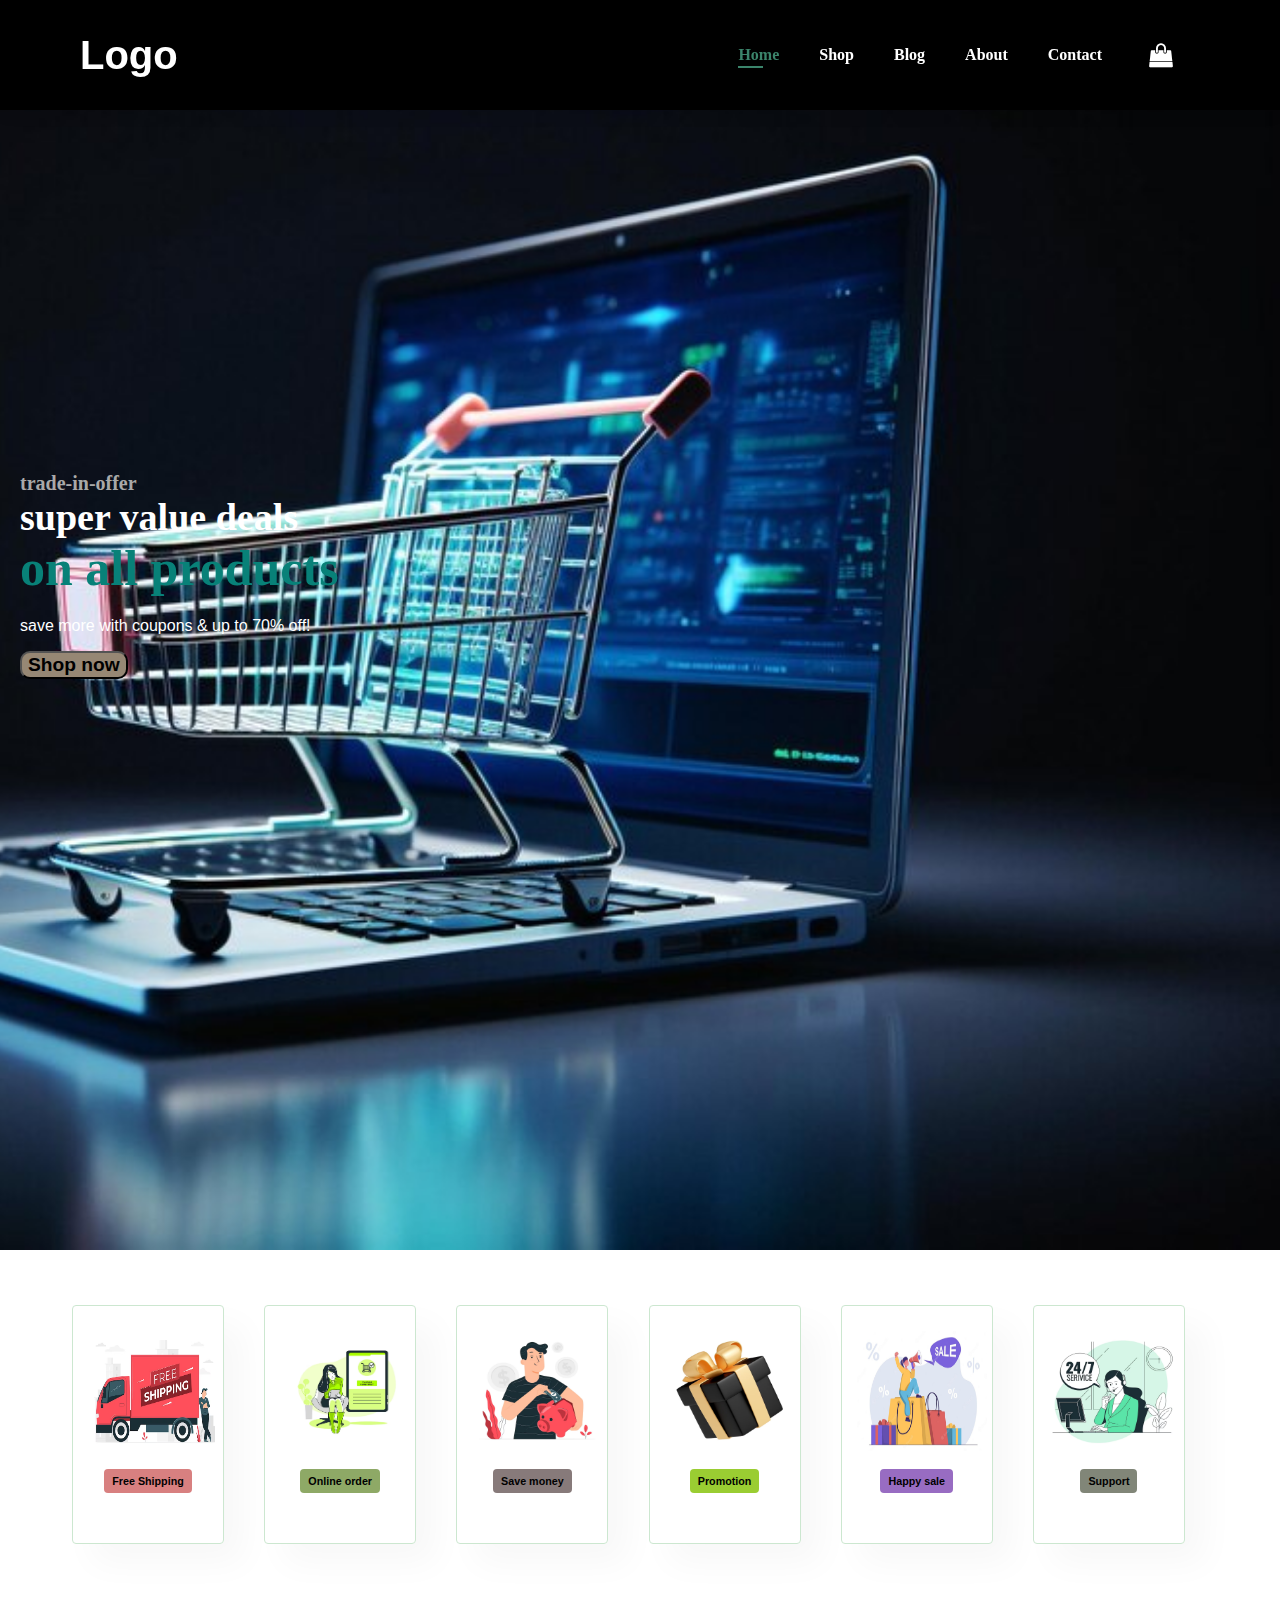
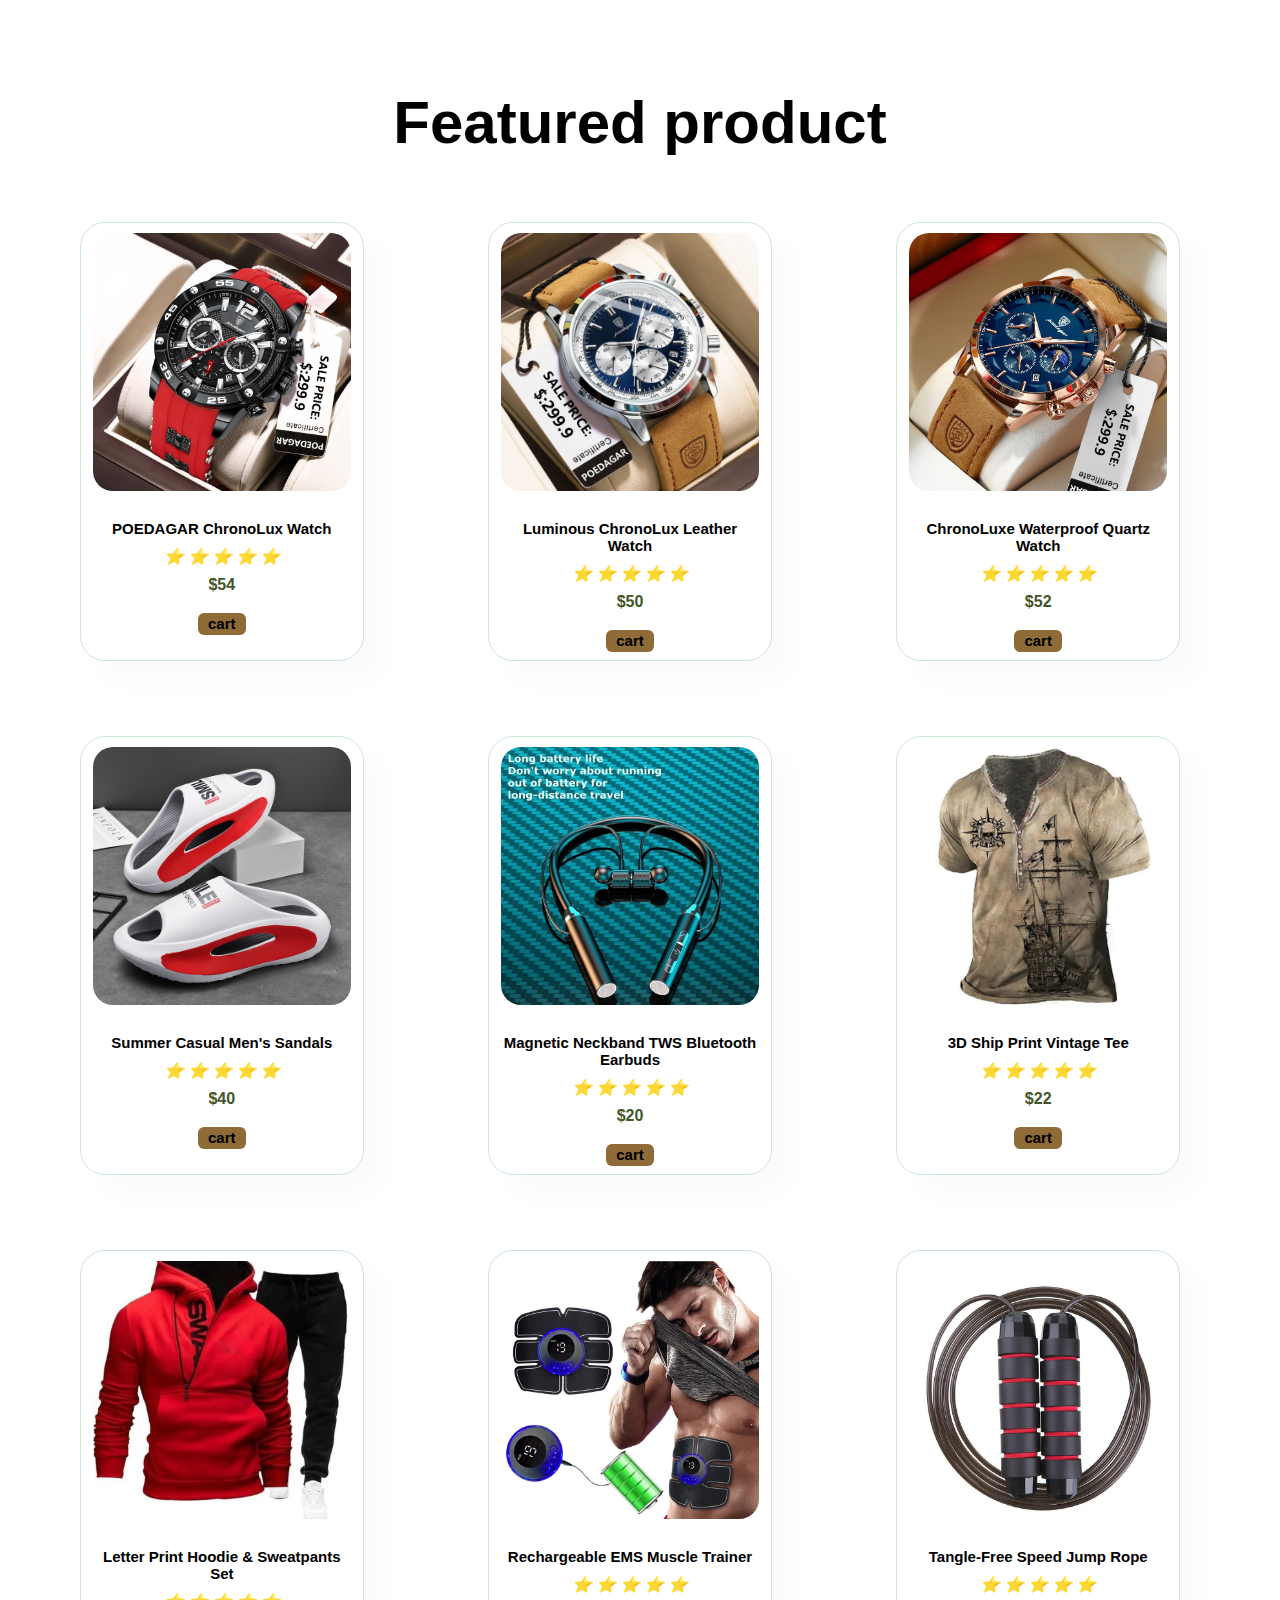
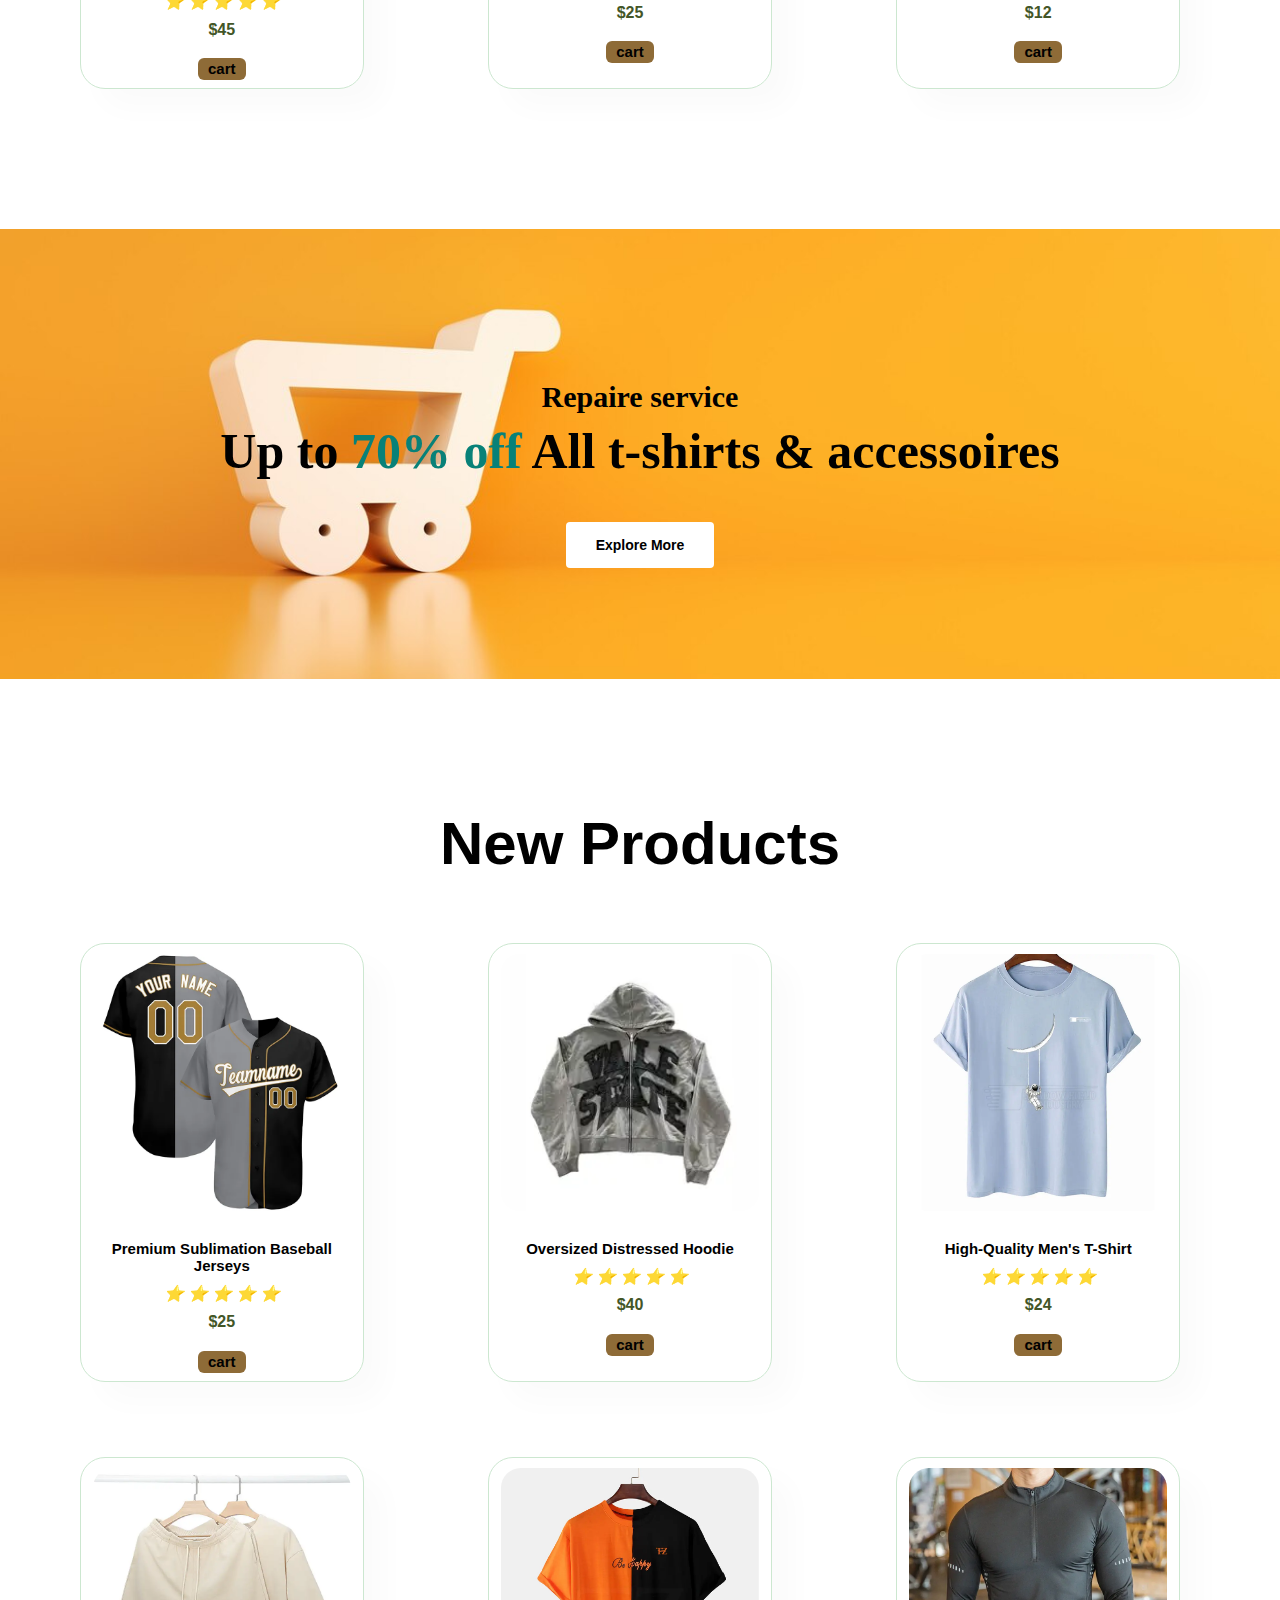
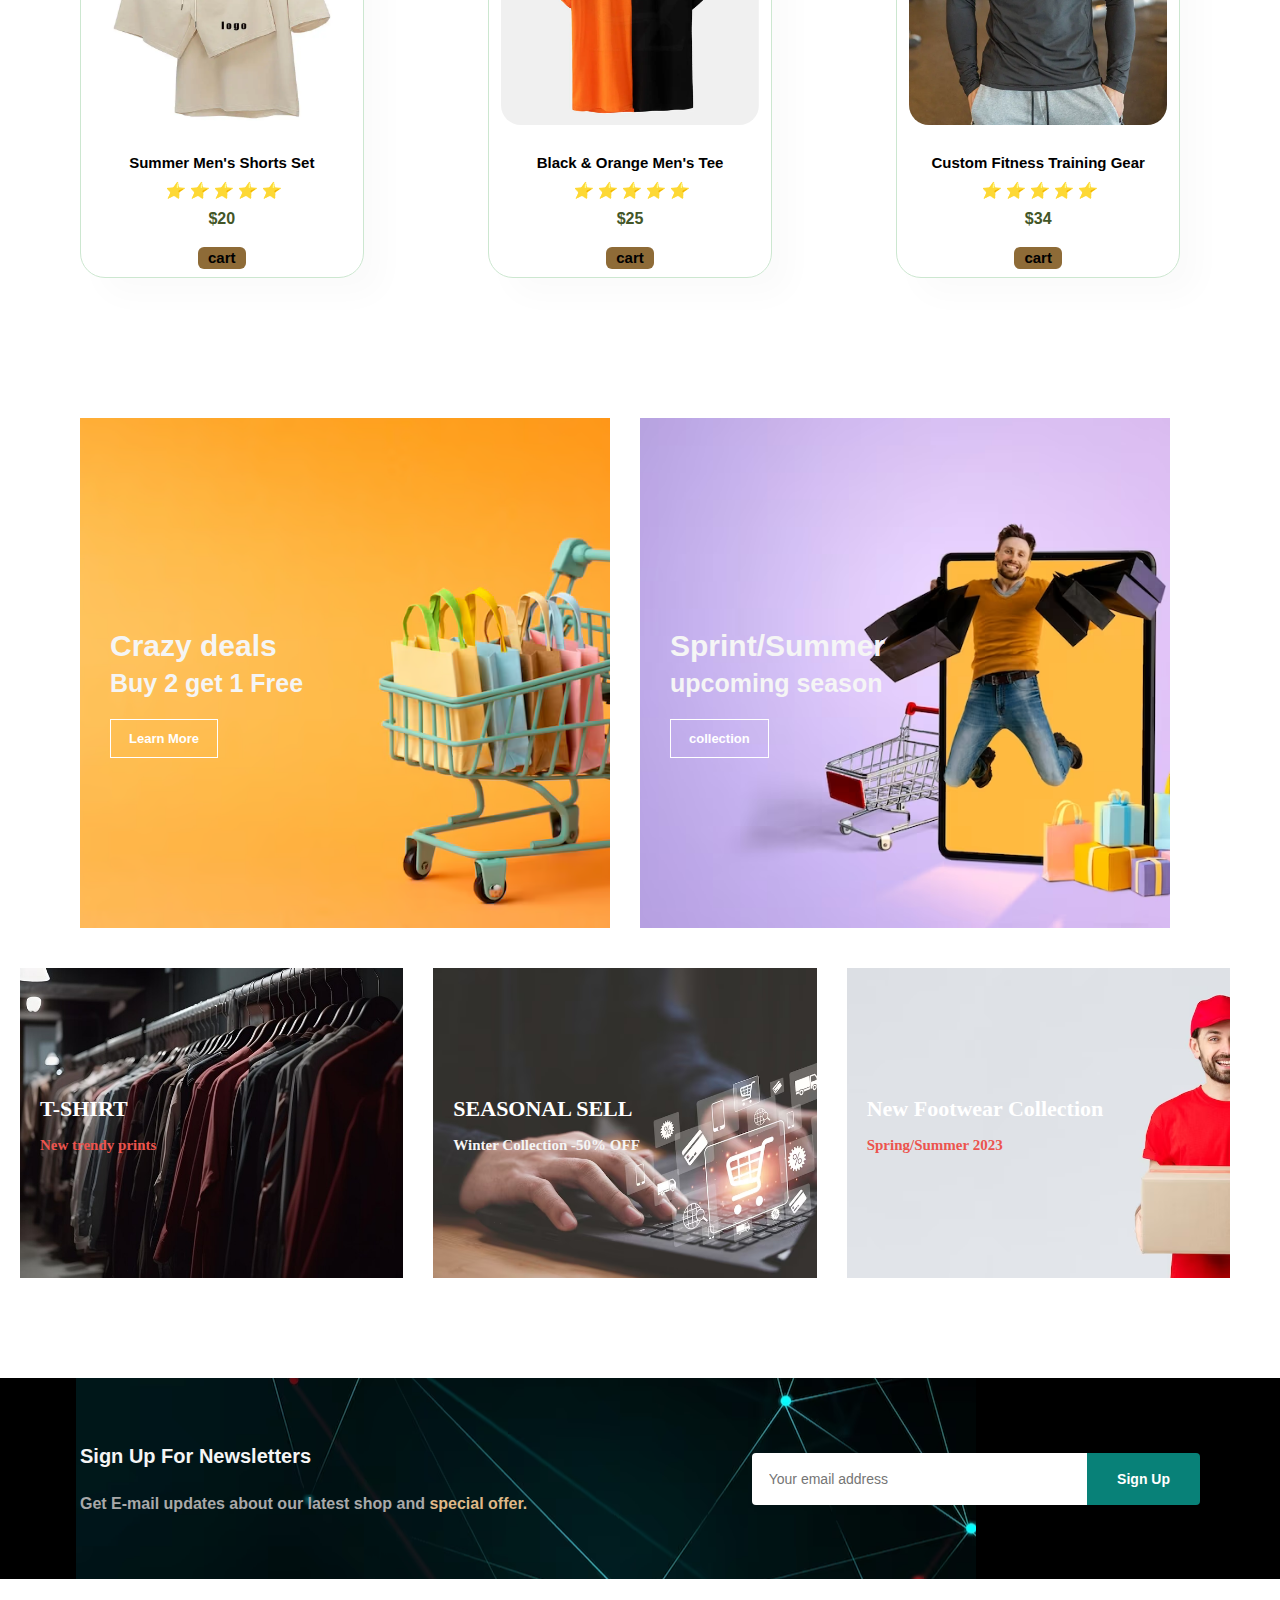
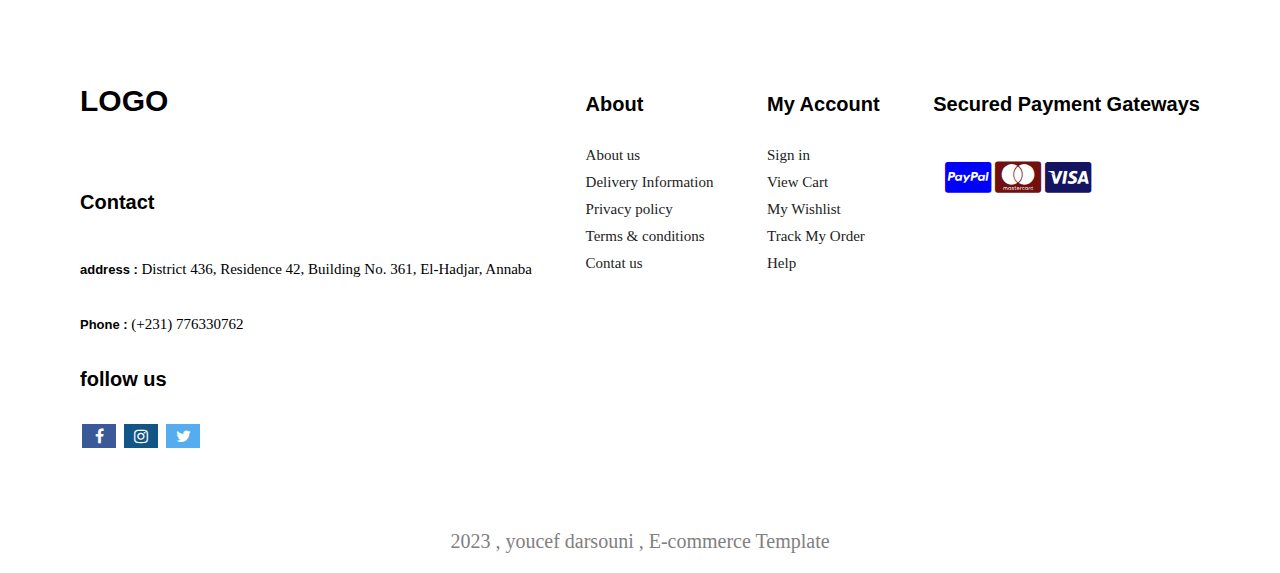
<file: home.html>
<!DOCTYPE html>
<html>
    <head>

        <link rel="stylesheet" href="style.css">
        <link rel="stylesheet" href="https://cdnjs.cloudflare.com/ajax/libs/font-awesome/4.7.0/css/font-awesome.min.css">   

        <meta name="viewport" content="width=799px, initial-scale=1">

        <link rel="stylesheet" href="https://cdnjs.cloudflare.com/ajax/libs/font-awesome/4.7.0/css/font-awesome.min.css">



    </head>

    <body>
        <section id="header">
            <p style="
             color: white;
             font-family: arial;
             font-weight: bold;
             font-size: 40px;
             padding: 0;
            ">Logo</p>
            <div>

             <ul id="navbar">
                <li><a class="active"  href="home.html">Home</a></li>
                <li><a  href="shop.html">Shop</a></li>
                <li><a href="blog.html">Blog</a></li>
                <li><a href="about.html">About</a></li>
                <li><a href="contact.html">Contact</a></li>
                <li id="ld-bag"><a  href="shipping-icon.html"><i class="fa fa-shopping-bag" style="font-size:24px"></i></a></li>
                <a href="#" id="close" style="
                font-size: 45px; 
                font-weight: 600;
                text-decoration: none;
                "><i>&times;</i></a>
             </ul>

            </div>
            <div id="mobile">
                <a href="shipping-icon.html"><i class="fa fa-shopping-bag" style="font-size:24px; color: white;"></i></a>
               <i style="cursor: pointer;" id="bar">
                 <div style="
                    width: 35px;
                    height: 5px;
                    background-color: aliceblue;
                    margin: 6px 0;
                   "></div>
                  <div style="
                 width: 35px;
                 height: 5px;
                 background-color: aliceblue;
                 margin: 6px 0;
                "></div>
                  <div style="
                 width: 35px;
                 height: 5px;
                 background-color: aliceblue;
                 margin: 6px 0;
                "></div>   
                
               </i> 
            </div>

        </section>
      
        <section id="hero" >
          <div class="text">
            <h4 style="
            color: darkgray;
            margin:0;
            font-size :20px;
            ">trade-in-offer</h4>
            <h2 style="
            color: white;
            font-size:  38px; 
            margin: 0px;
            ">super value deals</h2>
            <h1 class="text-mobile" style="
            color: #088178;
            font-size: 50px;
            margin-top: 0px;
            margin-bottom: 0px;
            
            ">on all products</h1>
            <p style="
            color: white;
            margin-top: 20px;
            font-family: arial;
            ">save more with coupons & up to 70% off!</p>
            <button style="
            background-color: rgb(150, 135, 116);
            background-size: cover;
            font-family: arial;
            font-weight: bold;
            font-size: larger;
            cursor: pointer;
            border-radius: 10px;
            ">Shop now</button>
          </div>  
        </section>

        <section id="feature" class="section-p1">
            <div class="fe-box">
                <img class="image" src="
                images/freeshipping-1.avif" >
                <h6>Free Shipping</h6>
            </div>
            <div class="fe-box">
                <img class="image" src="images/onlineorder-2.avif" >
                <h6>Online order</h6>
            </div>
           

            <div class="fe-box">
                <img class="image" src="images/savemoney-3.avif" >
                <h6>Save money</h6>
            </div>
            <div class="fe-box">
                <img class="image" src="images/promotion-4.avif" >
                <h6>Promotion</h6>
            </div>
           

            <div class="fe-box">
                <img class="image" src="images/happysale-5.jpg" >
                <h6>Happy sale</h6>
            </div>
            <div class="fe-box">
                <img class="image" src="images/support-6.avif" >
                <h6>Support</h6>
            </div>
            



        </section>

        </section>

        <section id="product-1" class="section-p1">
            <h2 style="
            font-family:'Gill Sans', 'Gill Sans MT', Calibri, 'Trebuchet MS', sans-serif;
            font-weight:bold ;
            font-size: 60px;
            
            ">Featured product</h2>
            <div class="pro-container">
                <div class="pro">
                    <img class="image-product" src="images/watch-1.webp" >
                    <div class="des">
                        <h5 class="name-product" 
                        >POEDAGAR ChronoLux Watch</h5>
                        <div class="star">
                            <i >&#11088</i>
                            <i >&#11088</i>
                            <i >&#11088</i>
                            <i >&#11088</i>
                            <i >&#11088</i>
                        </div>
                        <h4 class="price">$54<h4>
                    </div>
                    <a href="" class="cart" 
                    >cart</a>
                </div>
                <div class="pro">
                    <img class="image-product" src="images/watch-2.webp" >
                    <div class="des">
                        <h5 class="name-product" 
                        >Luminous ChronoLux Leather Watch</h5>
                        <div class="star">
                            <i >&#11088</i>
                            <i >&#11088</i>
                            <i >&#11088</i>
                            <i >&#11088</i>
                            <i >&#11088</i>
                        </div>
                        <h4 class="price">$50<h4>
                    </div>
                    <a href="" class="cart" 
                    >cart</a>
                </div>    
                <div class="pro">
                    <img class="image-product" src="images/watch-3.webp" >
                    <div class="des">
                        <h5 class="name-product" 
                        >ChronoLuxe Waterproof Quartz Watch</h5>
                        <div class="star">
                            <i >&#11088</i>
                            <i >&#11088</i>
                            <i >&#11088</i>
                            <i >&#11088</i>
                            <i >&#11088</i>
                        </div>
                        <h4 class="price">$52<h4>
                    </div>
                    <a href="" class="cart" 
                    >cart</a>
                </div>    
                <div class="pro">
                    <img class="image-product" src="images/prod--5.jpg" >
                    <div class="des">
                        <h5 class="name-product" 
                        >Summer Casual Men's Sandals</h5>
                        <div class="star">
                            <i >&#11088</i>
                            <i >&#11088</i>
                            <i >&#11088</i>
                            <i >&#11088</i>
                            <i >&#11088</i>
                        </div>
                        <h4 class="price">$40<h4>
                    </div>
                    <a href="" class="cart" 
                    >cart</a>
                </div>    
                <div class="pro">
                    <img class="image-product" src="images/prod-6.webp" >
                    <div class="des">
                        <h5 class="name-product" 
                        >Magnetic Neckband TWS Bluetooth Earbuds</h5>
                        <div class="star">
                            <i >&#11088</i>
                            <i >&#11088</i>
                            <i >&#11088</i>
                            <i >&#11088</i>
                            <i >&#11088</i>
                        </div>
                        <h4 class="price">$20<h4>
                    </div>
                    <a href="" class="cart" 
                    >cart</a>
                </div>    
                <div class="pro">
                    <img class="image-product" src="images/prod-8.jpg" >
                    <div class="des">
                        <h5 class="name-product" 
                        >3D Ship Print Vintage Tee</h5>
                        <div class="star">
                            <i >&#11088</i>
                            <i >&#11088</i>
                            <i >&#11088</i>
                            <i >&#11088</i>
                            <i >&#11088</i>
                        </div>
                        <h4 class="price">$22<h4>
                    </div>
                    <a href="" class="cart" 
                    >cart</a>
                </div>    
                <div class="pro">
                    <img class="image-product" src="images/prod-10.webp" >
                    <div class="des">
                        <h5 class="name-product" 
                        >Letter Print Hoodie & Sweatpants Set</h5>
                        <div class="star">
                            <i >&#11088</i>
                            <i >&#11088</i>
                            <i >&#11088</i>
                            <i >&#11088</i>
                            <i >&#11088</i>
                        </div>
                        <h4 class="price">$45<h4>
                    </div>
                    <a href="" class="cart" 
                    >cart</a>
                </div>    
                <div class="pro">
                    <img class="image-product" src="images/prod-11.webp" >
                    <div class="des">
                        <h5 class="name-product" 
                        >Rechargeable EMS Muscle Trainer</h5>
                        <div class="star">
                            <i >&#11088</i>
                            <i >&#11088</i>
                            <i >&#11088</i>
                            <i >&#11088</i>
                            <i >&#11088</i>
                        </div>
                        <h4 class="price">$25<h4>
                    </div>
                    <a href="" class="cart" 
                    >cart</a>
                </div>    
                <div class="pro">
                    <img class="image-product" src="images/prod-12.webp" >
                    <div class="des">
                        <h5 class="name-product" 
                        >Tangle-Free Speed Jump Rope</h5>
                        <div class="star">
                            <i >&#11088</i>
                            <i >&#11088</i>
                            <i >&#11088</i>
                            <i >&#11088</i>
                            <i >&#11088</i>
                        </div>
                        <h4 class="price">$12<h4>
                    </div>
                    <a href="" class="cart" 
                    >cart</a>
                </div>        
               
            </div>
        </section>
        
        <section id="banner" class="section-m1">
            <h4 style="
            font-size: 30px; 
            margin-bottom: 0px;
            ">Repaire service</h4>
            <h2 style="
            font-size: 50px;
            margin-top: 8px;
            ">Up to <span style="color: #088178;">70% off</span>  All t-shirts & accessoires</h2>
            <button class="normal">Explore More</button>
        </section>

        <section id="product-1" class="section-p1">
            <h2 style="
            font-family:'Gill Sans', 'Gill Sans MT', Calibri, 'Trebuchet MS', sans-serif;
            font-weight:bold;
            font-size: 60px;
            
            ">New Products</h2>
            <div class="pro-container">
                <div class="pro">
                    <img class="image-product" src="images/new-1.webp" >
                    <div class="des">
                        <h5 class="name-product" 
                        >Premium Sublimation Baseball Jerseys</h5>
                        <div class="star">
                            <i >&#11088</i>
                            <i >&#11088</i>
                            <i >&#11088</i>
                            <i >&#11088</i>
                            <i >&#11088</i>
                        </div>
                        <h4 class="price">$25<h4>
                    </div>
                    <a href="" class="cart" 
                    >cart</a>
                </div>
                <div class="pro">
                    <img class="image-product" src="images/new-2.webp" >
                    <div class="des">
                        <h5 class="name-product" 
                        >Oversized Distressed Hoodie</h5>
                        <div class="star">
                            <i >&#11088</i>
                            <i >&#11088</i>
                            <i >&#11088</i>
                            <i >&#11088</i>
                            <i >&#11088</i>
                        </div>
                        <h4 class="price">$40<h4>
                    </div>
                    <a href="" class="cart" 
                    >cart</a>
                </div>    
                <div class="pro">
                    <img class="image-product" src="images/new-3.webp" >
                    <div class="des">
                        <h5 class="name-product" 
                        >High-Quality Men's T-Shirt</h5>
                        <div class="star">
                            <i >&#11088</i>
                            <i >&#11088</i>
                            <i >&#11088</i>
                            <i >&#11088</i>
                            <i >&#11088</i>
                        </div>
                        <h4 class="price">$24<h4>
                    </div>
                    <a href="" class="cart" 
                    >cart</a>
                </div>    
                <div class="pro">
                    <img class="image-product" src="images/new-4.webp" >
                    <div class="des">
                        <h5 class="name-product" 
                        >Summer Men's Shorts Set</h5>
                        <div class="star">
                            <i >&#11088</i>
                            <i >&#11088</i>
                            <i >&#11088</i>
                            <i >&#11088</i>
                            <i >&#11088</i>
                        </div>
                        <h4 class="price">$20<h4>
                    </div>
                    <a href="" class="cart" 
                    >cart</a>
                </div>    
                <div class="pro">
                    <img class="image-product" src="images/new-5.webp" >
                    <div class="des">
                        <h5 class="name-product" 
                        >Black & Orange Men's Tee</h5>
                        <div class="star">
                            <i >&#11088</i>
                            <i >&#11088</i>
                            <i >&#11088</i>
                            <i >&#11088</i>
                            <i >&#11088</i>
                        </div>
                        <h4 class="price">$25<h4>
                    </div>
                    <a href="" class="cart" 
                    >cart</a>
                </div>    
                <div class="pro">
                    <img class="image-product" src="images/new-6.webp" >
                    <div class="des">
                        <h5 class="name-product" 
                        >Custom Fitness Training Gear</h5>
                        <div class="star">
                            <i >&#11088</i>
                            <i >&#11088</i>
                            <i >&#11088</i>
                            <i >&#11088</i>
                            <i >&#11088</i>
                        </div>
                        <h4 class="price">$34<h4>
                    </div>
                    <a href="" class="cart" 
                    >cart</a>
                </div>    
                  
            </div>
        </section>
      
        <section id="sm-banner" class="section-p1">
            <div class="banner-box">
                <h4>Crazy deals</h4>
                <h2>Buy 2 get 1 Free</h2>
                <button class="white">Learn More</button>
            </div>

            <div class="banner-box banner-box-2">
                <h4>Sprint/Summer</h4>
                <h2>upcoming season</h2>
                <button class="white">collection</button>
            </div>
            
        </section>

        <section id="banner-3">
            <div class="banner-box ">
                <h2>T-SHIRT</h2>
                <h3>New trendy prints</h3>
            
            </div>

            <div class="banner-box banner-box-2">
                <h2>SEASONAL SELL</h2>
                <h3 style="color: whitesmoke !important ; ">Winter Collection -50% OFF</h3>
            
            </div>

            <div class="banner-box banner-box-3 ">
                <h2>New Footwear Collection</h2>
                <h3>Spring/Summer 2023</h3>
            
            </div>
            
            
        </section>
        

        <section id="newsletter" class="section-p1 section-m1">
            <div class="newtext">
                <h4>Sign Up For Newsletters<h4>
                <p>Get E-mail updates about our latest shop and <span> special offer. </span></p>
            </div>
            <div class="form">
                <input type="text" placeholder="Your email address">
                <button class="normal">Sign Up</button>
            </div>

        </section>

        <footer class="section-p1">
            <div class="col">
                <h6 class="logo"><strong>LOGO</strong></h6>
                <h4 style="margin-top: 0px;">Contact</h4>
                <p><strong style="
                font-family: arial;
                font-weight: bold;
                font-size: 13px;
                padding-bottom: 0px;
                
                ">address : </strong>District 436, Residence 42, Building No. 361, El-Hadjar, Annaba</p>
                <p><strong style="
                   font-family: arial;
                    font-weight: bold;
                    font-size: 13px;
                    margin-bottom: 10px;
                    ">Phone : </strong> (+231) 776330762</p>
                <div class="follow">
                    <h4 style="
                    margin-top: 5px;    
                    ">follow us</h4>
                    <div class="icon">
                        <i class="fa fa-facebook"></i>
                        <i class="fa fa-instagram"></i>
                        <i class="fa fa-twitter"></i>
                    </div>
                </div>
            </div>
            <div class="col">
                <h4>About</h4>
                <a href="#">About us </a>
                <a href="#">Delivery Information</a>
                <a href="#">Privacy policy</a>
                <a href="#">Terms & conditions </a>
                <a href="#">Contat us</a>
            </div>

            <div class="col">
                <h4>My Account</h4>
                <a href="#">Sign in </a>
                <a href="#"> View Cart </a>
                <a href="#">My Wishlist</a>
                <a href="#">Track My Order </a>
                <a href="#">Help</a>
            </div>

            <div class="col install">
                <h4><strong style="padding-bottom: 0px;">Secured Payment Gateways</strong></h4>
                <div class="Payment">
                <i class="fa fa fa-cc-paypal" style="
                font-size:36px;
                padding: 10px;
                color: blue;
                "></i>
                <i class="fa fa-cc-mastercard" style="
                font-size:36px;
                padding: px;
                color: rgb(114, 15, 15);
                "></i>
                <i class="fa fa-cc-visa" style="
                font-size:36px;
                padding: 10px;
                color: rgb(20, 20, 98);
                "></i>
                </div>
            </div>

        </footer>
        <div class="copyright">
            <p>2023 , youcef darsouni , E-commerce Template</p>
        </div>

     <script src="script.js"></script>
    </body>
</html>
</file>
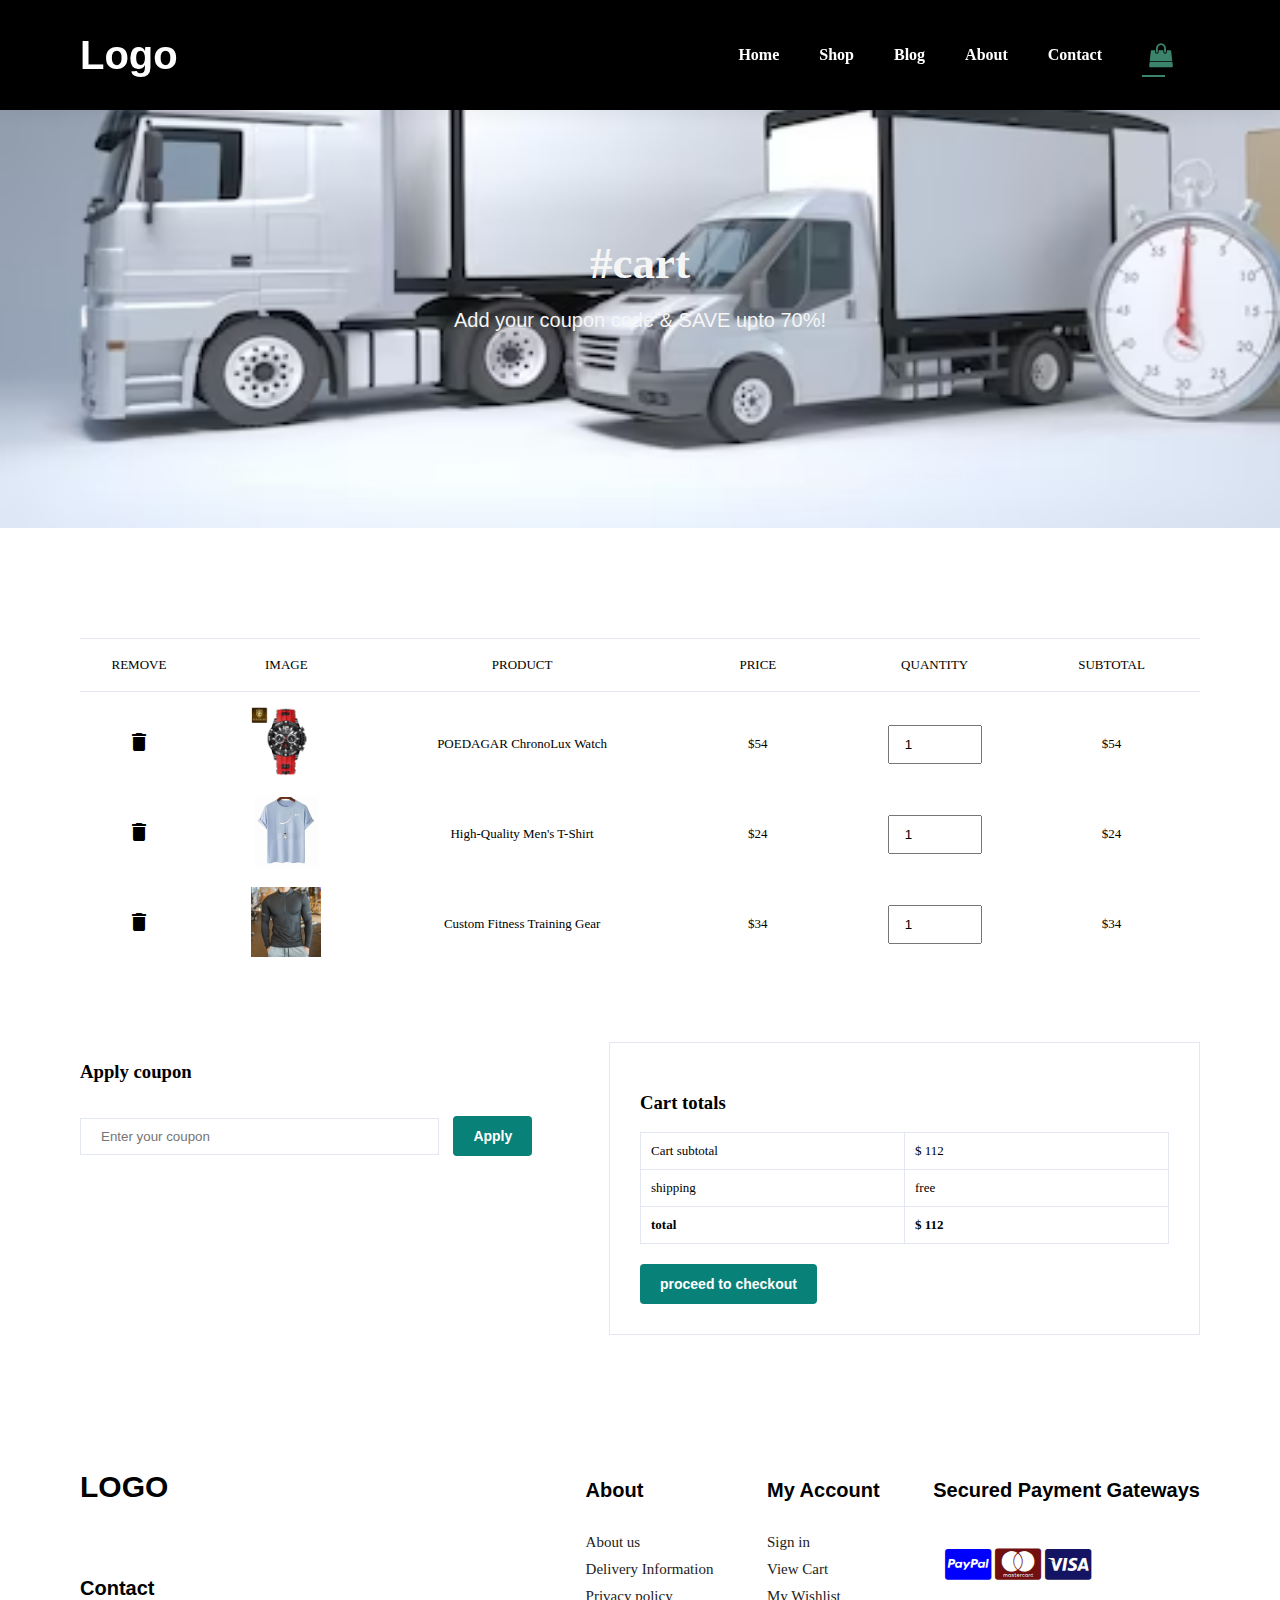
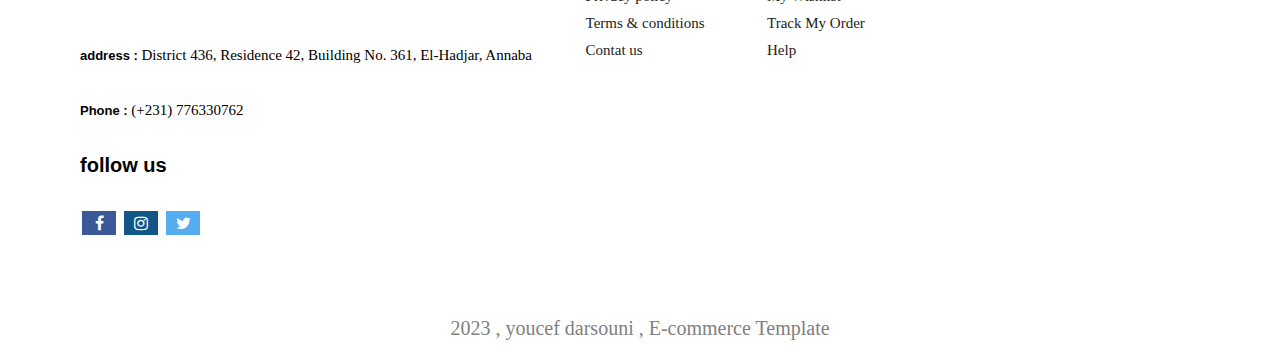
<file: shipping-icon.html>
<!DOCTYPE html>
<html>
    <head>

        <link rel="stylesheet" href="style.css">
        <link rel="stylesheet" href="https://cdnjs.cloudflare.com/ajax/libs/font-awesome/4.7.0/css/font-awesome.min.css">   

        <meta name="viewport" content="width=799px, initial-scale=1">

        <link rel="stylesheet" href="https://cdnjs.cloudflare.com/ajax/libs/font-awesome/4.7.0/css/font-awesome.min.css">

        <meta name="viewport" content="width=device-width, initial-scale=1">
        <link href="https://fonts.googleapis.com/icon?family=Material+Icons" rel="stylesheet">

        




    </head>

    <body>
        <section id="header">
            <p style="
             color: white;
             font-family: arial;
             font-weight: bold;
             font-size: 40px;
             padding: 0;
            ">Logo</p>
            <div>

             <ul id="navbar">
                <li><a  href="home.html">Home</a></li>
                <li><a  href="shop.html">Shop</a></li>
                <li><a  href="blog.html">Blog</a></li>
                <li><a  href="about.html">About</a></li>
                <li><a  href="contact.html">Contact</a></li>
                <li id="ld-bag"><a  class="active" href="shipping-icon.html"><i class="fa fa-shopping-bag" style="font-size:24px"></i></a></li>
                <a href="#" id="close" style="
                font-size: 45px; 
                font-weight: 600;
                text-decoration: none;
                "><i>&times;</i></a>
             </ul>

            </div>
            <div id="mobile">
                <a href="shipping-icon.html"><i class="fa fa-shopping-bag" style="font-size:24px; color: white;"></i></a>
               <i style="cursor: pointer;" id="bar">
                 <div style="
                    width: 35px;
                    height: 5px;
                    background-color: aliceblue;
                    margin: 6px 0;
                   "></div>
                  <div style="
                 width: 35px;
                 height: 5px;
                 background-color: aliceblue;
                 margin: 6px 0;
                "></div>
                  <div style="
                 width: 35px;
                 height: 5px;
                 background-color: aliceblue;
                 margin: 6px 0;
                "></div>   
                
               </i> 
            </div>

        </section>
      
        <section id="page-header" class="shipping-header" >
          <div class="text">
            <h2 style="
            color: whitesmoke;
            font-size: 45px; 
            margin-top: 100px;
            margin-bottom: 0;
            ">#cart</h2>
            <p style="
             color:whitesmoke;
            font-size: 20px; 
            font-family: arial;
            font-weight: 300;
            ">Add your coupon code & SAVE upto 70%!</p>

          </div>  
        </section>

        <section id="cart" class="section-p1">
            <table style="width: 100%;" >
                <thead>
                    <tr>
                        <td>Remove</td>
                        <td>Image</td>
                        <td>Product</td>
                        <td>Price</td>
                        <td>Quantity</td>
                        <td>Subtotal</td>
                    </tr>
                </thead>
                <tbody>
                    <tr>
                        <td><a href=""><i style="color: black !important;" class="material-icons">delete</i></a></td>
                        <td><img src="images/small-0.jpg" alt=""></td>
                        <td>POEDAGAR ChronoLux Watch</td>
                        <td>$54</td>
                        <td><input type="number" value="1"></td>
                        <td>$54</td>
                    </tr>
                    <tr>
                        <td><a href=""><i style="color: black !important;" class="material-icons">delete</i></a></td>
                        <td><img src="images/new-3.webp" alt=""></td>
                        <td>High-Quality Men's T-Shirt</td>
                        <td>$24</td>
                        <td><input type="number" value="1"></td>
                        <td>$24</td>
                    </tr>
                    <tr>
                        <td><a href=""><i style="color: black !important;" class="material-icons">delete</i></a></td>
                        <td><img src="images/new-6.webp" alt=""></td>
                        <td>Custom Fitness Training Gear</td>
                        <td>$34</td>
                        <td><input type="number" value="1"></td>
                        <td>$34</td>
                    </tr>
                </tbody>
            </table>
        </section>

        <section id="cart-add" class="section-p1">
            <div id="coupon">
                <h3>Apply coupon</h3>
                <div>
                    <input type="text" placeholder="Enter your coupon">
                    <button class="normal">Apply</button>
                </div>
            </div>

            <div id="Subtotal">
                <h3>Cart totals</h3>
                <table>
                    <tr>
                        <td>Cart subtotal</td>
                        <td>$ 112</td>
                    </tr>
                    <tr>
                        <td>shipping</td>
                        <td>free</td>
                    </tr>
                    <tr>
                        <td><strong>total</strong></td>
                        <td><strong>$ 112</strong></td>
                    </tr>
                </table>
                <button class="normal">proceed to checkout</button>
            </div>
        </section>


        

        <footer class="section-p1">
            <div class="col">
                <h6 class="logo"><strong>LOGO</strong></h6>
                <h4 style="margin-top: 0px;">Contact</h4>
                <p><strong style="
                font-family: arial;
                font-weight: bold;
                font-size: 13px;
                padding-bottom: 0px;
                
                ">address : </strong>District 436, Residence 42, Building No. 361, El-Hadjar, Annaba</p>
                <p><strong style="
                   font-family: arial;
                    font-weight: bold;
                    font-size: 13px;
                    margin-bottom: 10px;
                    ">Phone : </strong> (+231) 776330762</p>
                <div class="follow">
                    <h4 style="
                    margin-top: 5px;    
                    ">follow us</h4>
                    <div class="icon">
                        <i class="fa fa-facebook"></i>
                        <i class="fa fa-instagram"></i>
                        <i class="fa fa-twitter"></i>
                    </div>
                </div>
            </div>
            <div class="col">
                <h4>About</h4>
                <a href="#">About us </a>
                <a href="#">Delivery Information</a>
                <a href="#">Privacy policy</a>
                <a href="#">Terms & conditions </a>
                <a href="#">Contat us</a>
            </div>

            <div class="col">
                <h4>My Account</h4>
                <a href="#">Sign in </a>
                <a href="#"> View Cart </a>
                <a href="#">My Wishlist</a>
                <a href="#">Track My Order </a>
                <a href="#">Help</a>
            </div>

            <div class="col install">
                <h4><strong style="padding-bottom: 0px;">Secured Payment Gateways</strong></h4>
                <div class="Payment">
                <i class="fa fa fa-cc-paypal" style="
                font-size:36px;
                padding: 10px;
                color: blue;
                "></i>
                <i class="fa fa-cc-mastercard" style="
                font-size:36px;
                padding: px;
                color: rgb(114, 15, 15);
                "></i>
                <i class="fa fa-cc-visa" style="
                font-size:36px;
                padding: 10px;
                color: rgb(20, 20, 98);
                "></i>
                </div>
            </div>

        </footer>
        <div class="copyright">
            <p>2023 , youcef darsouni , E-commerce Template</p>
        </div>


     <script src="script.js"></script>
    </body>
</html>
</file>
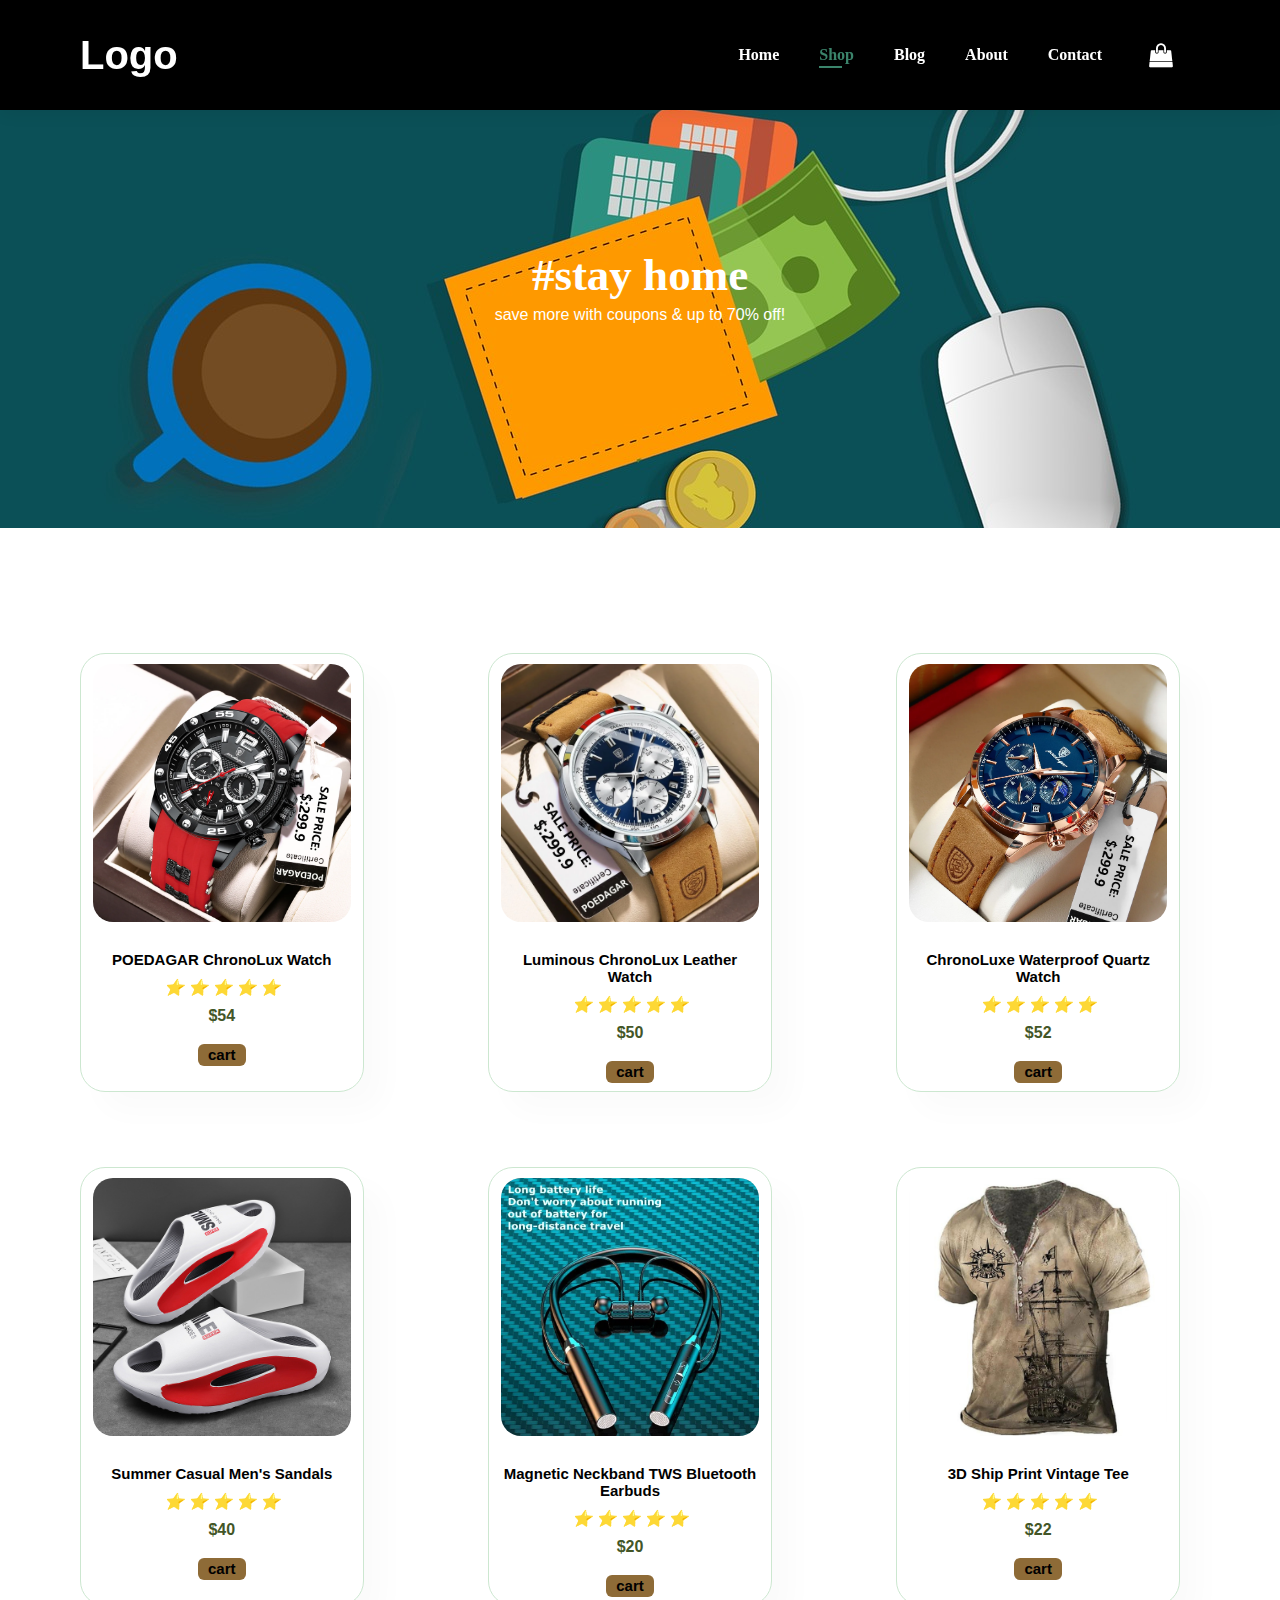
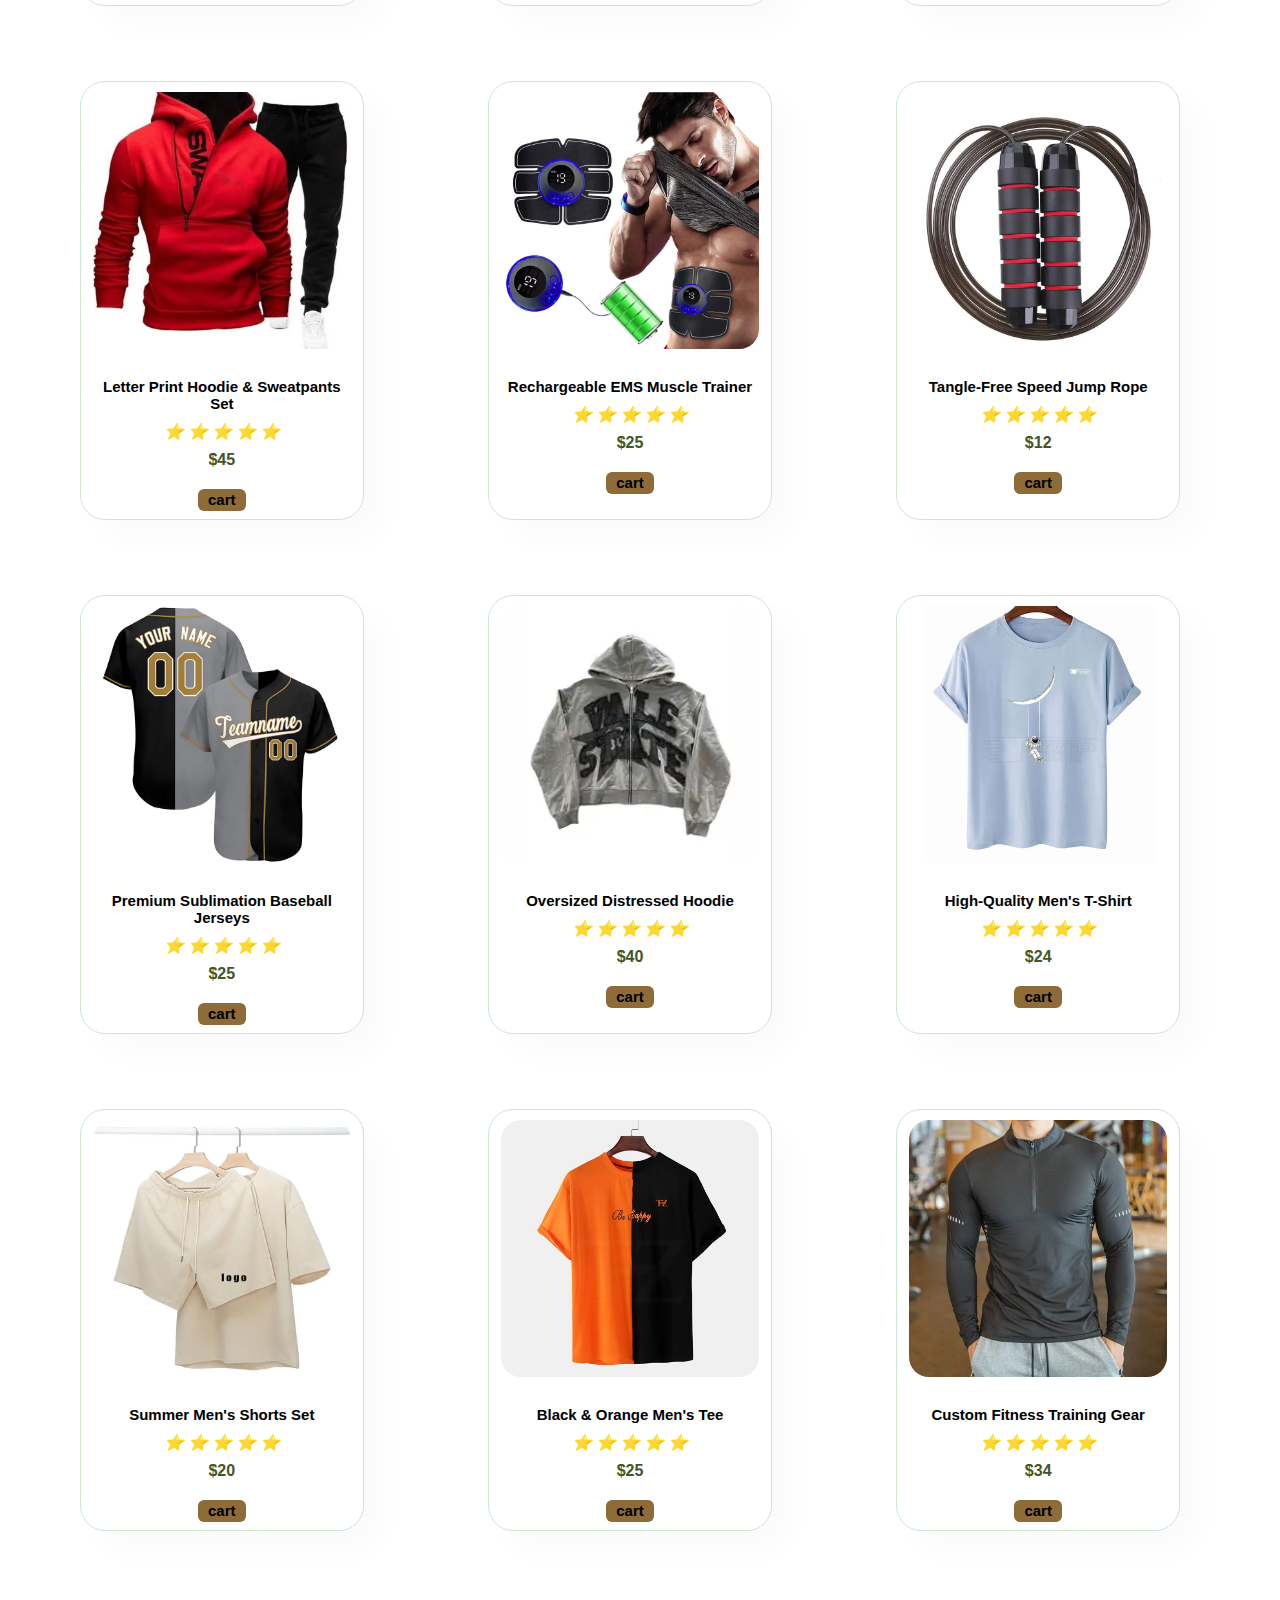
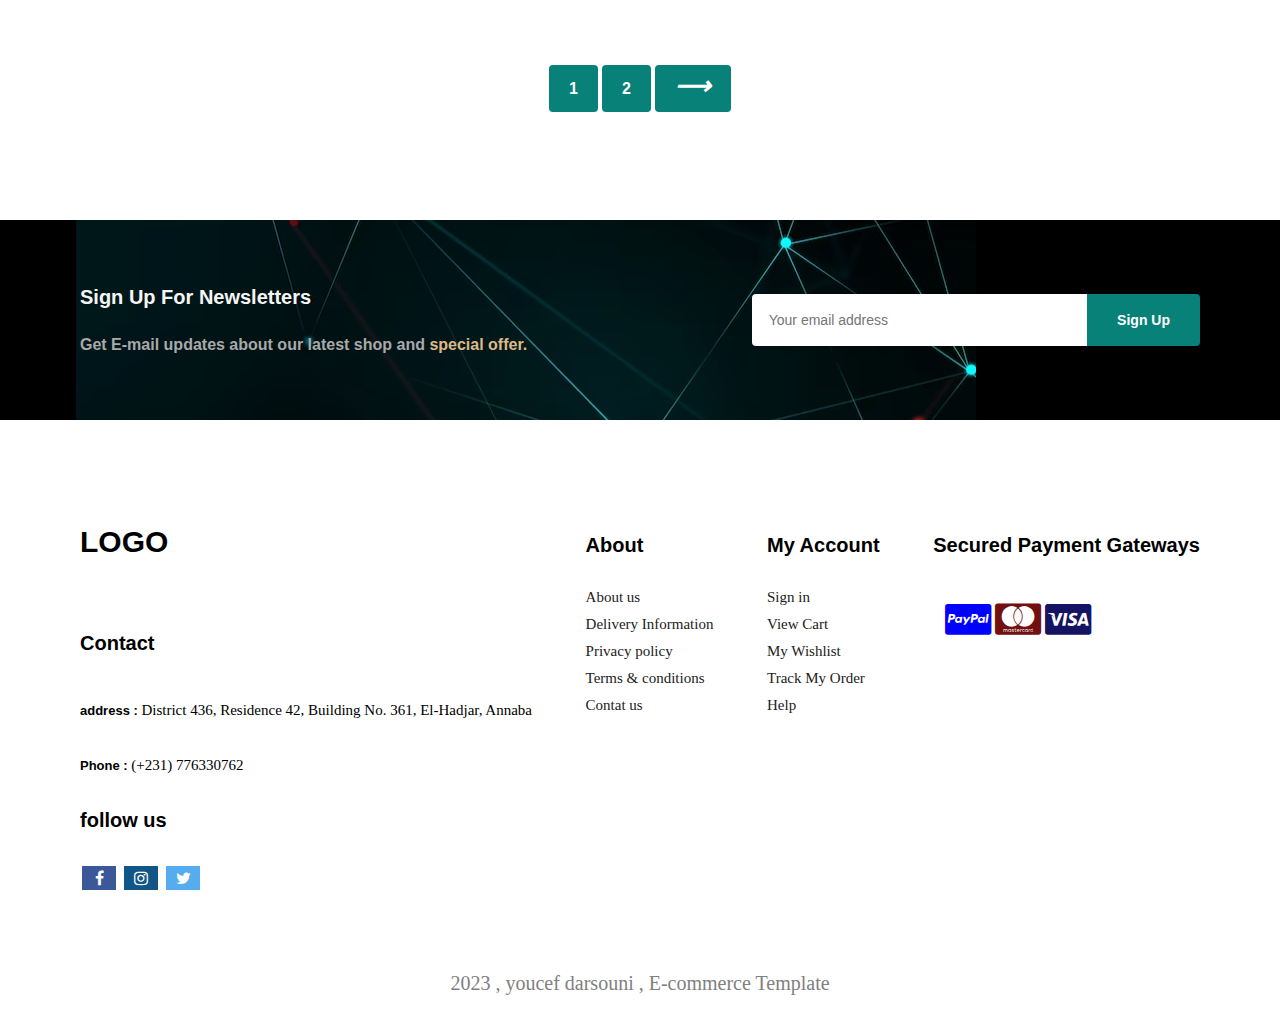
<file: shop.html>
<!DOCTYPE html>
<html>
    <head>

        <link rel="stylesheet" href="style.css">
        <link rel="stylesheet" href="https://cdnjs.cloudflare.com/ajax/libs/font-awesome/4.7.0/css/font-awesome.min.css">   

        <meta name="viewport" content="width=799px, initial-scale=1">

        <link rel="stylesheet" href="https://cdnjs.cloudflare.com/ajax/libs/font-awesome/4.7.0/css/font-awesome.min.css">



    </head>

    <body>
        <section id="header">
            <p style="
             color: white;
             font-family: arial;
             font-weight: bold;
             font-size: 40px;
             padding: 0;
            ">Logo</p>
            <div>

             <ul id="navbar">
                <li><a  href="home.html">Home</a></li>
                <li><a class="active" href="shop.html">Shop</a></li>
                <li><a href="blog.html">Blog</a></li>
                <li><a href="about.html">About</a></li>
                <li><a href="contact.html">Contact</a></li>
                <li id="ld-bag"><a  href="shipping-icon.html"><i class="fa fa-shopping-bag" style="font-size:24px"></i></a></li>
                <a href="#" id="close" style="
                font-size: 45px; 
                font-weight: 600;
                text-decoration: none;
                "><i>&times;</i></a>
             </ul>

            </div>
            <div id="mobile">
                <a href="shipping-icon.html"><i class="fa fa-shopping-bag" style="font-size:24px; color: white;"></i></a>
               <i style="cursor: pointer;" id="bar">
                 <div style="
                    width: 35px;
                    height: 5px;
                    background-color: aliceblue;
                    margin: 6px 0;
                   "></div>
                  <div style="
                 width: 35px;
                 height: 5px;
                 background-color: aliceblue;
                 margin: 6px 0;
                "></div>
                  <div style="
                 width: 35px;
                 height: 5px;
                 background-color: aliceblue;
                 margin: 6px 0;
                "></div>   
                
               </i> 
            </div>

        </section>
      
        <section id="page-header" >
          <div class="text">
            <h2 style="
            color: white;
            font-size: 45px; 
            margin-top: 100px;
            margin-bottom: 0;
            ">#stay home </h2>
           
            <p style="
            color: white;
            margin-top: 5px;
            font-family: arial;
            ">save more with coupons & up to 70% off!</p>

          </div>  
        </section>


        <section id="product-1" class="section-p1">
           
            <div class="pro-container">
                <div class="pro" onclick="window.location.href='sproduct.html'">
                    <img class="image-product" src="images/watch-1.webp" >
                    <div class="des">
                        <h5 class="name-product" 
                        >POEDAGAR ChronoLux Watch</h5>
                        <div class="star">
                            <i >&#11088</i>
                            <i >&#11088</i>
                            <i >&#11088</i>
                            <i >&#11088</i>
                            <i >&#11088</i>
                        </div>
                        <h4 class="price">$54<h4>
                    </div>
                    <a href="" class="cart" 
                    >cart</a>
                </div>
                <div class="pro">
                    <img class="image-product" src="images/watch-2.webp" >
                    <div class="des">
                        <h5 class="name-product" 
                        >Luminous ChronoLux Leather Watch</h5>
                        <div class="star">
                            <i >&#11088</i>
                            <i >&#11088</i>
                            <i >&#11088</i>
                            <i >&#11088</i>
                            <i >&#11088</i>
                        </div>
                        <h4 class="price">$50<h4>
                    </div>
                    <a href="" class="cart" 
                    >cart</a>
                </div>    
                <div class="pro">
                    <img class="image-product" src="images/watch-3.webp" >
                    <div class="des">
                        <h5 class="name-product" 
                        >ChronoLuxe Waterproof Quartz Watch</h5>
                        <div class="star">
                            <i >&#11088</i>
                            <i >&#11088</i>
                            <i >&#11088</i>
                            <i >&#11088</i>
                            <i >&#11088</i>
                        </div>
                        <h4 class="price">$52<h4>
                    </div>
                    <a href="" class="cart" 
                    >cart</a>
                </div>    
                <div class="pro">
                    <img class="image-product" src="images/prod--5.jpg" >
                    <div class="des">
                        <h5 class="name-product" 
                        >Summer Casual Men's Sandals</h5>
                        <div class="star">
                            <i >&#11088</i>
                            <i >&#11088</i>
                            <i >&#11088</i>
                            <i >&#11088</i>
                            <i >&#11088</i>
                        </div>
                        <h4 class="price">$40<h4>
                    </div>
                    <a href="" class="cart" 
                    >cart</a>
                </div>    
                <div class="pro">
                    <img class="image-product" src="images/prod-6.webp" >
                    <div class="des">
                        <h5 class="name-product" 
                        >Magnetic Neckband TWS Bluetooth Earbuds</h5>
                        <div class="star">
                            <i >&#11088</i>
                            <i >&#11088</i>
                            <i >&#11088</i>
                            <i >&#11088</i>
                            <i >&#11088</i>
                        </div>
                        <h4 class="price">$20<h4>
                    </div>
                    <a href="" class="cart" 
                    >cart</a>
                </div>    
                <div class="pro">
                    <img class="image-product" src="images/prod-8.jpg" >
                    <div class="des">
                        <h5 class="name-product" 
                        >3D Ship Print Vintage Tee</h5>
                        <div class="star">
                            <i >&#11088</i>
                            <i >&#11088</i>
                            <i >&#11088</i>
                            <i >&#11088</i>
                            <i >&#11088</i>
                        </div>
                        <h4 class="price">$22<h4>
                    </div>
                    <a href="" class="cart" 
                    >cart</a>
                </div>    
                <div class="pro">
                    <img class="image-product" src="images/prod-10.webp" >
                    <div class="des">
                        <h5 class="name-product" 
                        >Letter Print Hoodie & Sweatpants Set</h5>
                        <div class="star">
                            <i >&#11088</i>
                            <i >&#11088</i>
                            <i >&#11088</i>
                            <i >&#11088</i>
                            <i >&#11088</i>
                        </div>
                        <h4 class="price">$45<h4>
                    </div>
                    <a href="" class="cart" 
                    >cart</a>
                </div>    
                <div class="pro">
                    <img class="image-product" src="images/prod-11.webp" >
                    <div class="des">
                        <h5 class="name-product" 
                        >Rechargeable EMS Muscle Trainer</h5>
                        <div class="star">
                            <i >&#11088</i>
                            <i >&#11088</i>
                            <i >&#11088</i>
                            <i >&#11088</i>
                            <i >&#11088</i>
                        </div>
                        <h4 class="price">$25<h4>
                    </div>
                    <a href="" class="cart" 
                    >cart</a>
                </div>    
                <div class="pro">
                    <img class="image-product" src="images/prod-12.webp" >
                    <div class="des">
                        <h5 class="name-product" 
                        >Tangle-Free Speed Jump Rope</h5>
                        <div class="star">
                            <i >&#11088</i>
                            <i >&#11088</i>
                            <i >&#11088</i>
                            <i >&#11088</i>
                            <i >&#11088</i>
                        </div>
                        <h4 class="price">$12<h4>
                    </div>
                    <a href="" class="cart" 
                    >cart</a>
                </div>        
               
            
            
            <div class="pro-container">
                <div class="pro">
                    <img class="image-product" src="images/new-1.webp" >
                    <div class="des">
                        <h5 class="name-product" 
                        >Premium Sublimation Baseball Jerseys</h5>
                        <div class="star">
                            <i >&#11088</i>
                            <i >&#11088</i>
                            <i >&#11088</i>
                            <i >&#11088</i>
                            <i >&#11088</i>
                        </div>
                        <h4 class="price">$25<h4>
                    </div>
                    <a href="" class="cart" 
                    >cart</a>
                </div>
                <div class="pro">
                    <img class="image-product" src="images/new-2.webp" >
                    <div class="des">
                        <h5 class="name-product" 
                        >Oversized Distressed Hoodie</h5>
                        <div class="star">
                            <i >&#11088</i>
                            <i >&#11088</i>
                            <i >&#11088</i>
                            <i >&#11088</i>
                            <i >&#11088</i>
                        </div>
                        <h4 class="price">$40<h4>
                    </div>
                    <a href="" class="cart" 
                    >cart</a>
                </div>    
                <div class="pro">
                    <img class="image-product" src="images/new-3.webp" >
                    <div class="des">
                        <h5 class="name-product" 
                        >High-Quality Men's T-Shirt</h5>
                        <div class="star">
                            <i >&#11088</i>
                            <i >&#11088</i>
                            <i >&#11088</i>
                            <i >&#11088</i>
                            <i >&#11088</i>
                        </div>
                        <h4 class="price">$24<h4>
                    </div>
                    <a href="" class="cart" 
                    >cart</a>
                </div>    
                <div class="pro">
                    <img class="image-product" src="images/new-4.webp" >
                    <div class="des">
                        <h5 class="name-product" 
                        >Summer Men's Shorts Set</h5>
                        <div class="star">
                            <i >&#11088</i>
                            <i >&#11088</i>
                            <i >&#11088</i>
                            <i >&#11088</i>
                            <i >&#11088</i>
                        </div>
                        <h4 class="price">$20<h4>
                    </div>
                    <a href="" class="cart" 
                    >cart</a>
                </div>    
                <div class="pro">
                    <img class="image-product" src="images/new-5.webp" >
                    <div class="des">
                        <h5 class="name-product" 
                        >Black & Orange Men's Tee</h5>
                        <div class="star">
                            <i >&#11088</i>
                            <i >&#11088</i>
                            <i >&#11088</i>
                            <i >&#11088</i>
                            <i >&#11088</i>
                        </div>
                        <h4 class="price">$25<h4>
                    </div>
                    <a href="" class="cart" 
                    >cart</a>
                </div>    
                <div class="pro">
                    <img class="image-product" src="images/new-6.webp" >
                    <div class="des">
                        <h5 class="name-product" 
                        >Custom Fitness Training Gear</h5>
                        <div class="star">
                            <i >&#11088</i>
                            <i >&#11088</i>
                            <i >&#11088</i>
                            <i >&#11088</i>
                            <i >&#11088</i>
                        </div>
                        <h4 class="price">$34<h4>
                    </div>
                    <a href="" class="cart" 
                    >cart</a>
                </div>    
                  
            </div>
        </section>
        
        <section id="pagination" class="section-p1">
            <a href="#">1</a>
            <a href="#">2</a>
            <a  href="#"><i style="font-size: 25px; font-weight: bold;" >&#x27F6;</i></a>
        </section>

        <section id="newsletter" class="section-p1 section-m1">
            <div class="newtext">
                <h4>Sign Up For Newsletters<h4>
                <p>Get E-mail updates about our latest shop and <span> special offer. </span></p>
            </div>
            <div class="form">
                <input type="text" placeholder="Your email address">
                <button class="normal">Sign Up</button>
            </div>

        </section>

        <footer class="section-p1">
            <div class="col">
                <h6 class="logo"><strong>LOGO</strong></h6>
                <h4 style="margin-top: 0px;">Contact</h4>
                <p><strong style="
                font-family: arial;
                font-weight: bold;
                font-size: 13px;
                padding-bottom: 0px;
                
                ">address : </strong>District 436, Residence 42, Building No. 361, El-Hadjar, Annaba</p>
                <p><strong style="
                   font-family: arial;
                    font-weight: bold;
                    font-size: 13px;
                    margin-bottom: 10px;
                    ">Phone : </strong> (+231) 776330762</p>
                <div class="follow">
                    <h4 style="
                    margin-top: 5px;    
                    ">follow us</h4>
                    <div class="icon">
                        <i class="fa fa-facebook"></i>
                        <i class="fa fa-instagram"></i>
                        <i class="fa fa-twitter"></i>
                    </div>
                </div>
            </div>
            <div class="col">
                <h4>About</h4>
                <a href="#">About us </a>
                <a href="#">Delivery Information</a>
                <a href="#">Privacy policy</a>
                <a href="#">Terms & conditions </a>
                <a href="#">Contat us</a>
            </div>

            <div class="col">
                <h4>My Account</h4>
                <a href="#">Sign in </a>
                <a href="#"> View Cart </a>
                <a href="#">My Wishlist</a>
                <a href="#">Track My Order </a>
                <a href="#">Help</a>
            </div>

            <div class="col install">
                <h4><strong style="padding-bottom: 0px;">Secured Payment Gateways</strong></h4>
                <div class="Payment">
                <i class="fa fa fa-cc-paypal" style="
                font-size:36px;
                padding: 10px;
                color: blue;
                "></i>
                <i class="fa fa-cc-mastercard" style="
                font-size:36px;
                padding: px;
                color: rgb(114, 15, 15);
                "></i>
                <i class="fa fa-cc-visa" style="
                font-size:36px;
                padding: 10px;
                color: rgb(20, 20, 98);
                "></i>
                </div>
            </div>

        </footer>
        <div class="copyright">
            <p>2023 , youcef darsouni , E-commerce Template</p>
        </div>

     <script src="script.js"></script>
    </body>
</html>
</file>
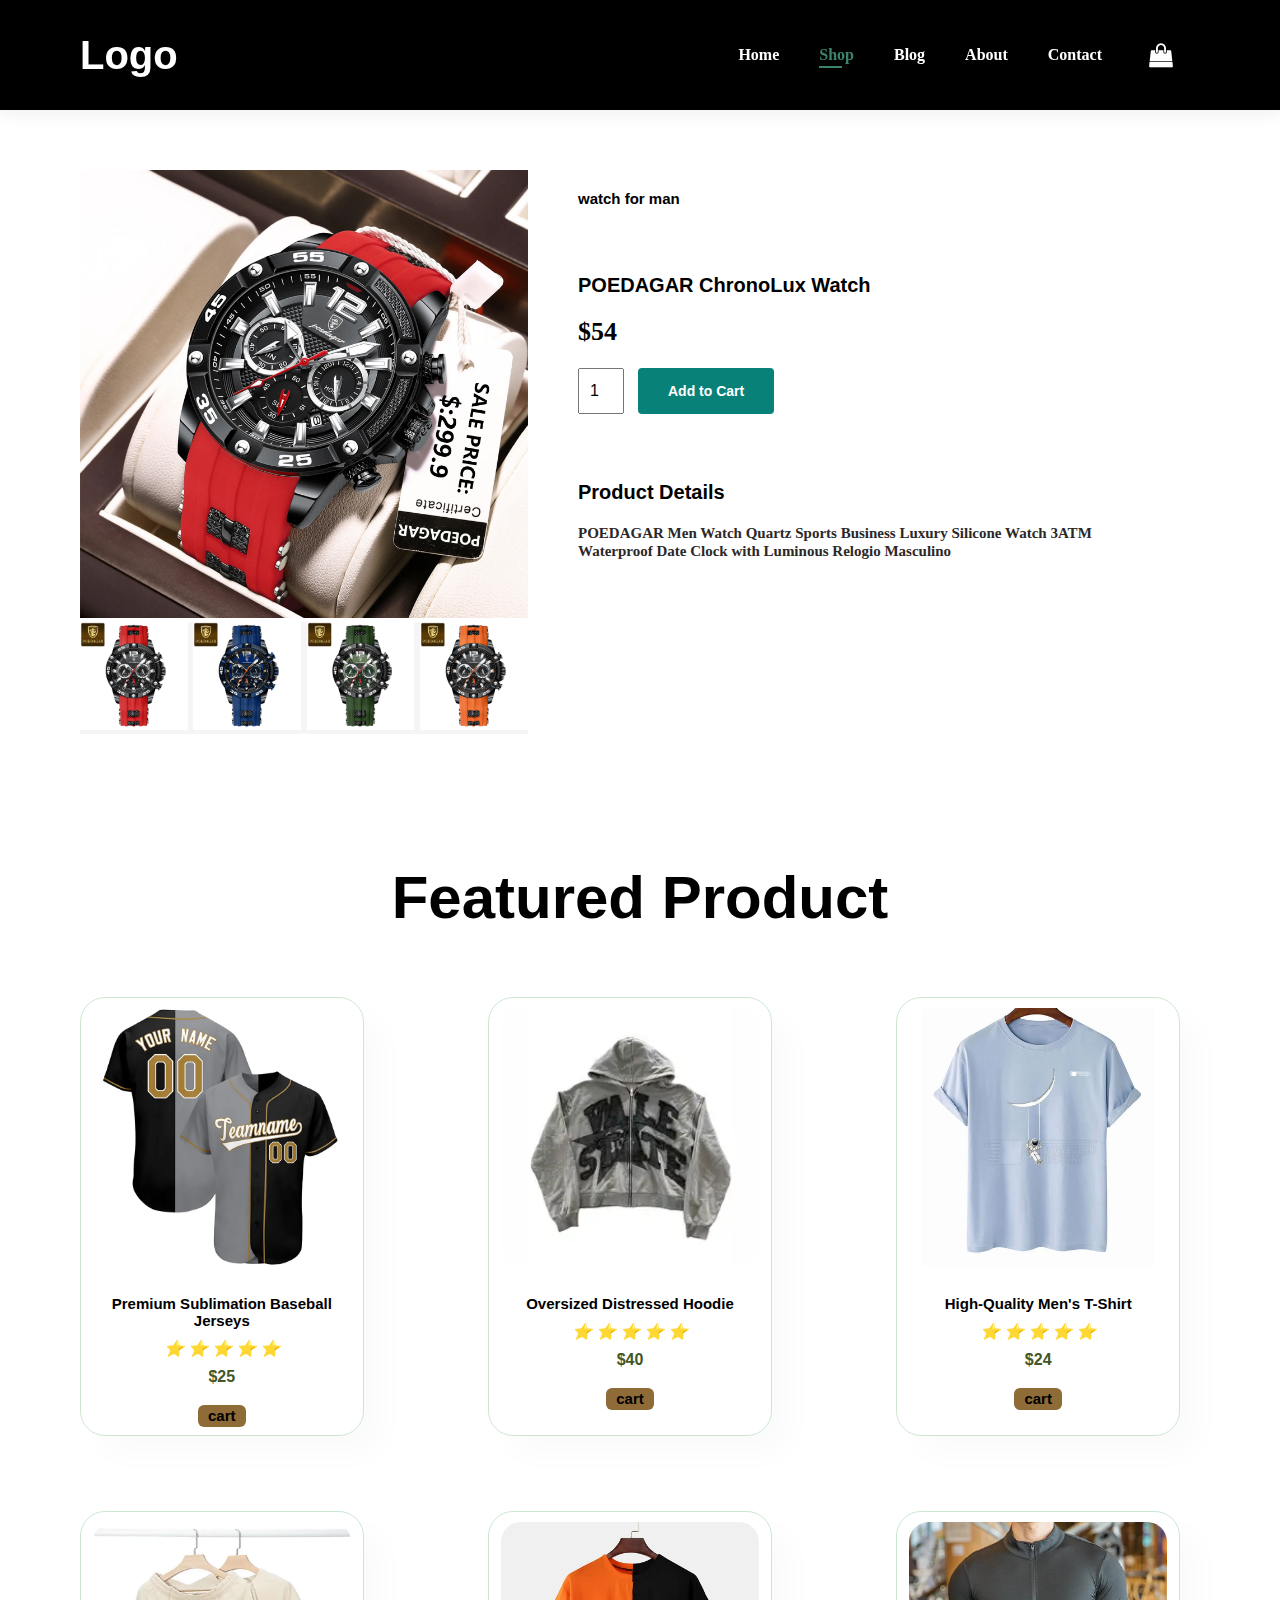
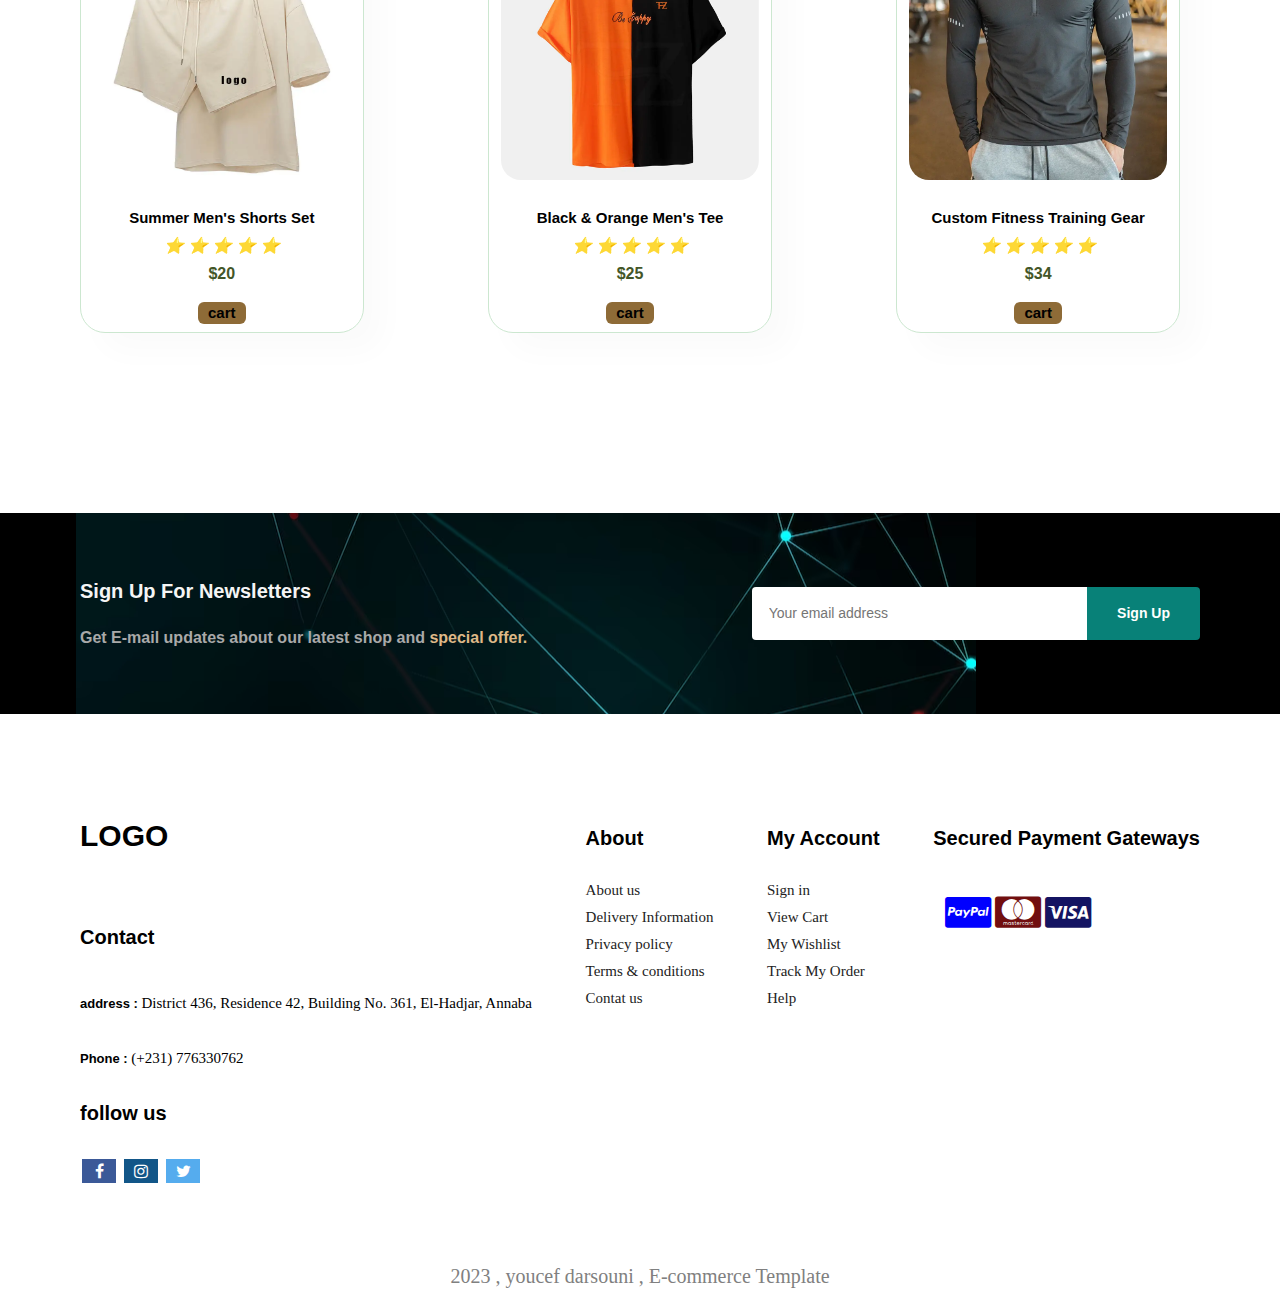
<file: sproduct.html>
<!DOCTYPE html>
<html>
    <head>

        <link rel="stylesheet" href="style.css">
        <link rel="stylesheet" href="https://cdnjs.cloudflare.com/ajax/libs/font-awesome/4.7.0/css/font-awesome.min.css">   

        <meta name="viewport" content="width=799px, initial-scale=1">

        <link rel="stylesheet" href="https://cdnjs.cloudflare.com/ajax/libs/font-awesome/4.7.0/css/font-awesome.min.css">



    </head>

    <body>
        <section id="header">
            <p style="
             color: white;
             font-family: arial;
             font-weight: bold;
             font-size: 40px;
             padding: 0;
            ">Logo</p>
            <div>

             <ul id="navbar">
                <li><a  href="home.html">Home</a></li>
                <li><a class="active" href="shop.html">Shop</a></li>
                <li><a href="blog.html">Blog</a></li>
                <li><a href="about.html">About</a></li>
                <li><a href="contact.html">Contact</a></li>
                <li id="ld-bag"><a  href="shipping-icon.html"><i class="fa fa-shopping-bag" style="font-size:24px"></i></a></li>
                <a href="#" id="close" style="
                font-size: 45px; 
                font-weight: 600;
                text-decoration: none;
                "><i>&times;</i></a>
             </ul>

            </div>
            <div id="mobile">
                <a href="shipping-icon.html"><i class="fa fa-shopping-bag" style="font-size:24px; color: white;"></i></a>
               <i style="cursor: pointer;" id="bar">
                 <div style="
                    width: 35px;
                    height: 5px;
                    background-color: aliceblue;
                    margin: 6px 0;
                   "></div>
                  <div style="
                 width: 35px;
                 height: 5px;
                 background-color: aliceblue;
                 margin: 6px 0;
                "></div>
                  <div style="
                 width: 35px;
                 height: 5px;
                 background-color: aliceblue;
                 margin: 6px 0;
                "></div>   
                
               </i> 
            </div>

        </section>

        <section id="prodetails" class="section-p1">
            <div class="single-pro-image">
                <img src="images/watch-1.webp" width="100%" id="mainimg" alt="">

                <div class="small-img-group">
                    <div class="small-img-col">
                        <img src="images/small-0.jpg" width="100%"   class="small-img" alt="">
                    </div>
                    <div class="small-img-col">
                        <img src="images/small-1.jpg"   
                        width="100%"  class="small-img" alt="">
                    </div>
                    <div class="small-img-col">
                        <img src="images/small-2.jpg" width="100%"  class="small-img" alt="">
                    </div>
                    <div class="small-img-col">
                        <img src="images/small-3.jpg" width="100%"  class="small-img" alt="">
                    </div>
                </div>

            </div>
            <div class="single-pro-details">
                <h6 style="
                margin-top: -10px;
                margin-bottom: 0px;
                font-size: 15px;
                font-weight: bold;
                font-family: arial;
                ">watch for man</h6>
                <h4>POEDAGAR ChronoLux Watch</h4>
                <h2>$54</h2>
                <input type="number" value="1" >
                <button class="normal">Add to Cart</button>
                <h4>Product Details</h4>
                <span>POEDAGAR Men Watch Quartz Sports Business Luxury Silicone Watch 3ATM Waterproof Date Clock with Luminous Relogio Masculino</span>
            </div>
        </section>
        <section id="product-1" class="section-p1">
            <h2 style="
            font-family:'Gill Sans', 'Gill Sans MT', Calibri, 'Trebuchet MS', sans-serif;
            font-weight:bold;
            font-size: 60px;
            
            ">Featured Product</h2>
            <div class="pro-container">
                <div class="pro">
                    <img class="image-product" src="images/new-1.webp" >
                    <div class="des">
                        <h5 class="name-product" 
                        >Premium Sublimation Baseball Jerseys</h5>
                        <div class="star">
                            <i >&#11088</i>
                            <i >&#11088</i>
                            <i >&#11088</i>
                            <i >&#11088</i>
                            <i >&#11088</i>
                        </div>
                        <h4 class="price">$25<h4>
                    </div>
                    <a href="" class="cart" 
                    >cart</a>
                </div>
                <div class="pro">
                    <img class="image-product" src="images/new-2.webp" >
                    <div class="des">
                        <h5 class="name-product" 
                        >Oversized Distressed Hoodie</h5>
                        <div class="star">
                            <i >&#11088</i>
                            <i >&#11088</i>
                            <i >&#11088</i>
                            <i >&#11088</i>
                            <i >&#11088</i>
                        </div>
                        <h4 class="price">$40<h4>
                    </div>
                    <a href="" class="cart" 
                    >cart</a>
                </div>    
                <div class="pro">
                    <img class="image-product" src="images/new-3.webp" >
                    <div class="des">
                        <h5 class="name-product" 
                        >High-Quality Men's T-Shirt</h5>
                        <div class="star">
                            <i >&#11088</i>
                            <i >&#11088</i>
                            <i >&#11088</i>
                            <i >&#11088</i>
                            <i >&#11088</i>
                        </div>
                        <h4 class="price">$24<h4>
                    </div>
                    <a href="" class="cart" 
                    >cart</a>
                </div>    
                <div class="pro">
                    <img class="image-product" src="images/new-4.webp" >
                    <div class="des">
                        <h5 class="name-product" 
                        >Summer Men's Shorts Set</h5>
                        <div class="star">
                            <i >&#11088</i>
                            <i >&#11088</i>
                            <i >&#11088</i>
                            <i >&#11088</i>
                            <i >&#11088</i>
                        </div>
                        <h4 class="price">$20<h4>
                    </div>
                    <a href="" class="cart" 
                    >cart</a>
                </div>    
                <div class="pro">
                    <img class="image-product" src="images/new-5.webp" >
                    <div class="des">
                        <h5 class="name-product" 
                        >Black & Orange Men's Tee</h5>
                        <div class="star">
                            <i >&#11088</i>
                            <i >&#11088</i>
                            <i >&#11088</i>
                            <i >&#11088</i>
                            <i >&#11088</i>
                        </div>
                        <h4 class="price">$25<h4>
                    </div>
                    <a href="" class="cart" 
                    >cart</a>
                </div>    
                <div class="pro">
                    <img class="image-product" src="images/new-6.webp" >
                    <div class="des">
                        <h5 class="name-product" 
                        >Custom Fitness Training Gear</h5>
                        <div class="star">
                            <i >&#11088</i>
                            <i >&#11088</i>
                            <i >&#11088</i>
                            <i >&#11088</i>
                            <i >&#11088</i>
                        </div>
                        <h4 class="price">$34<h4>
                    </div>
                    <a href="" class="cart" 
                    >cart</a>
                </div>    
                  
            </div>
        </section>

        <section id="newsletter" class="section-p1 section-m1">
            <div class="newtext">
                <h4>Sign Up For Newsletters<h4>
                <p>Get E-mail updates about our latest shop and <span> special offer. </span></p>
            </div>
            <div class="form">
                <input type="text" placeholder="Your email address">
                <button class="normal">Sign Up</button>
            </div>

        </section>

        <footer class="section-p1">
            <div class="col">
                <h6 class="logo"><strong>LOGO</strong></h6>
                <h4 style="margin-top: 0px;">Contact</h4>
                <p><strong style="
                font-family: arial;
                font-weight: bold;
                font-size: 13px;
                padding-bottom: 0px;
                
                ">address : </strong>District 436, Residence 42, Building No. 361, El-Hadjar, Annaba</p>
                <p><strong style="
                   font-family: arial;
                    font-weight: bold;
                    font-size: 13px;
                    margin-bottom: 10px;
                    ">Phone : </strong> (+231) 776330762</p>
                <div class="follow">
                    <h4 style="
                    margin-top: 5px;    
                    ">follow us</h4>
                    <div class="icon">
                        <i class="fa fa-facebook"></i>
                        <i class="fa fa-instagram"></i>
                        <i class="fa fa-twitter"></i>
                    </div>
                </div>
            </div>
            <div class="col">
                <h4>About</h4>
                <a href="#">About us </a>
                <a href="#">Delivery Information</a>
                <a href="#">Privacy policy</a>
                <a href="#">Terms & conditions </a>
                <a href="#">Contat us</a>
            </div>

            <div class="col">
                <h4>My Account</h4>
                <a href="#">Sign in </a>
                <a href="#"> View Cart </a>
                <a href="#">My Wishlist</a>
                <a href="#">Track My Order </a>
                <a href="#">Help</a>
            </div>

            <div class="col install">
                <h4><strong style="padding-bottom: 0px;">Secured Payment Gateways</strong></h4>
                <div class="Payment">
                <i class="fa fa fa-cc-paypal" style="
                font-size:36px;
                padding: 10px;
                color: blue;
                "></i>
                <i class="fa fa-cc-mastercard" style="
                font-size:36px;
                padding: px;
                color: rgb(114, 15, 15);
                "></i>
                <i class="fa fa-cc-visa" style="
                font-size:36px;
                padding: 10px;
                color: rgb(20, 20, 98);
                "></i>
                </div>
            </div>

        </footer>
        <div class="copyright">
            <p>2023 , youcef darsouni , E-commerce Template</p>
        </div>

    <script> 
        var mainimg= document.getElementById("mainimg");
        var smallimg= document.getElementsByClassName("small-img")
        smallimg[0].onclick =function(){
            mainimg.src = smallimg[0].src;
        }
        smallimg[1].onclick =function(){
            mainimg.src = smallimg[1].src;
        }
        smallimg[2].onclick =function(){
            mainimg.src = smallimg[2].src;
        }
        smallimg[3].onclick =function(){
            mainimg.src = smallimg[3].src;
        }

    </script>
    </body>
</html>
</file>
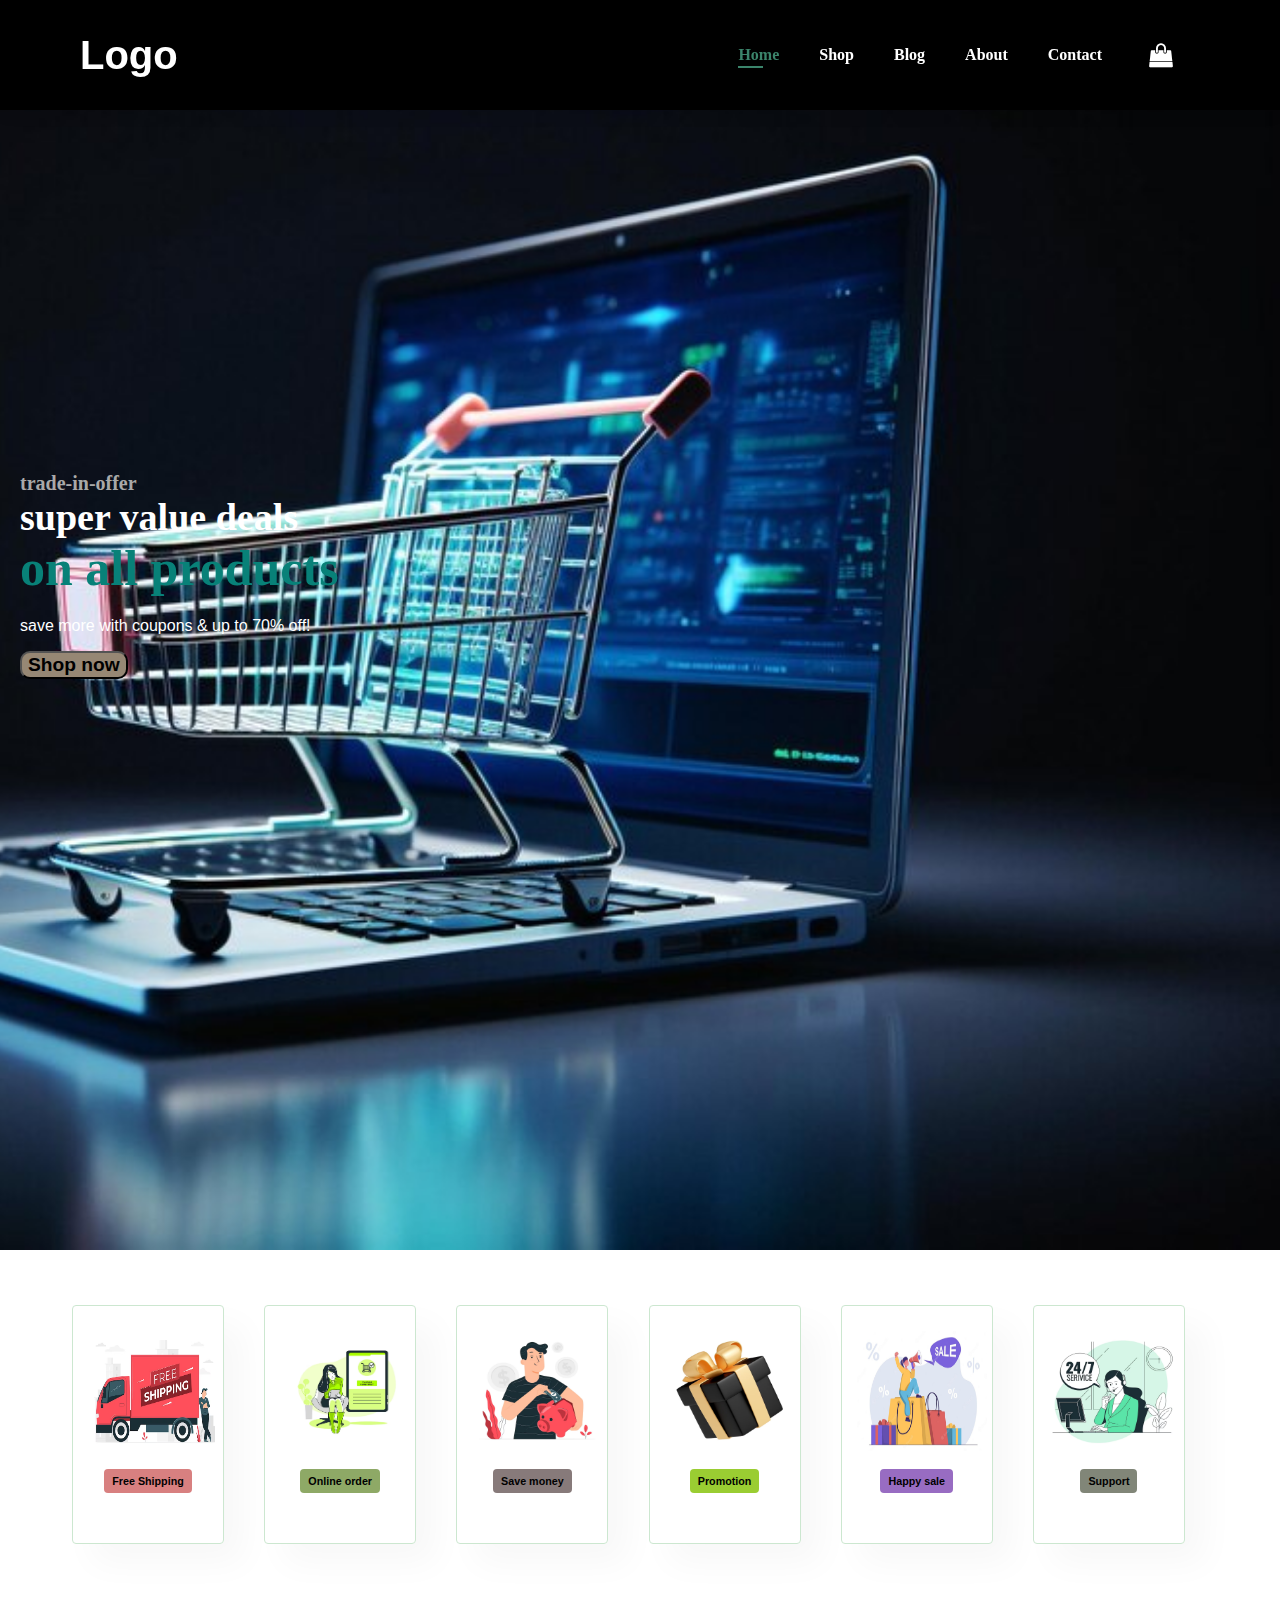
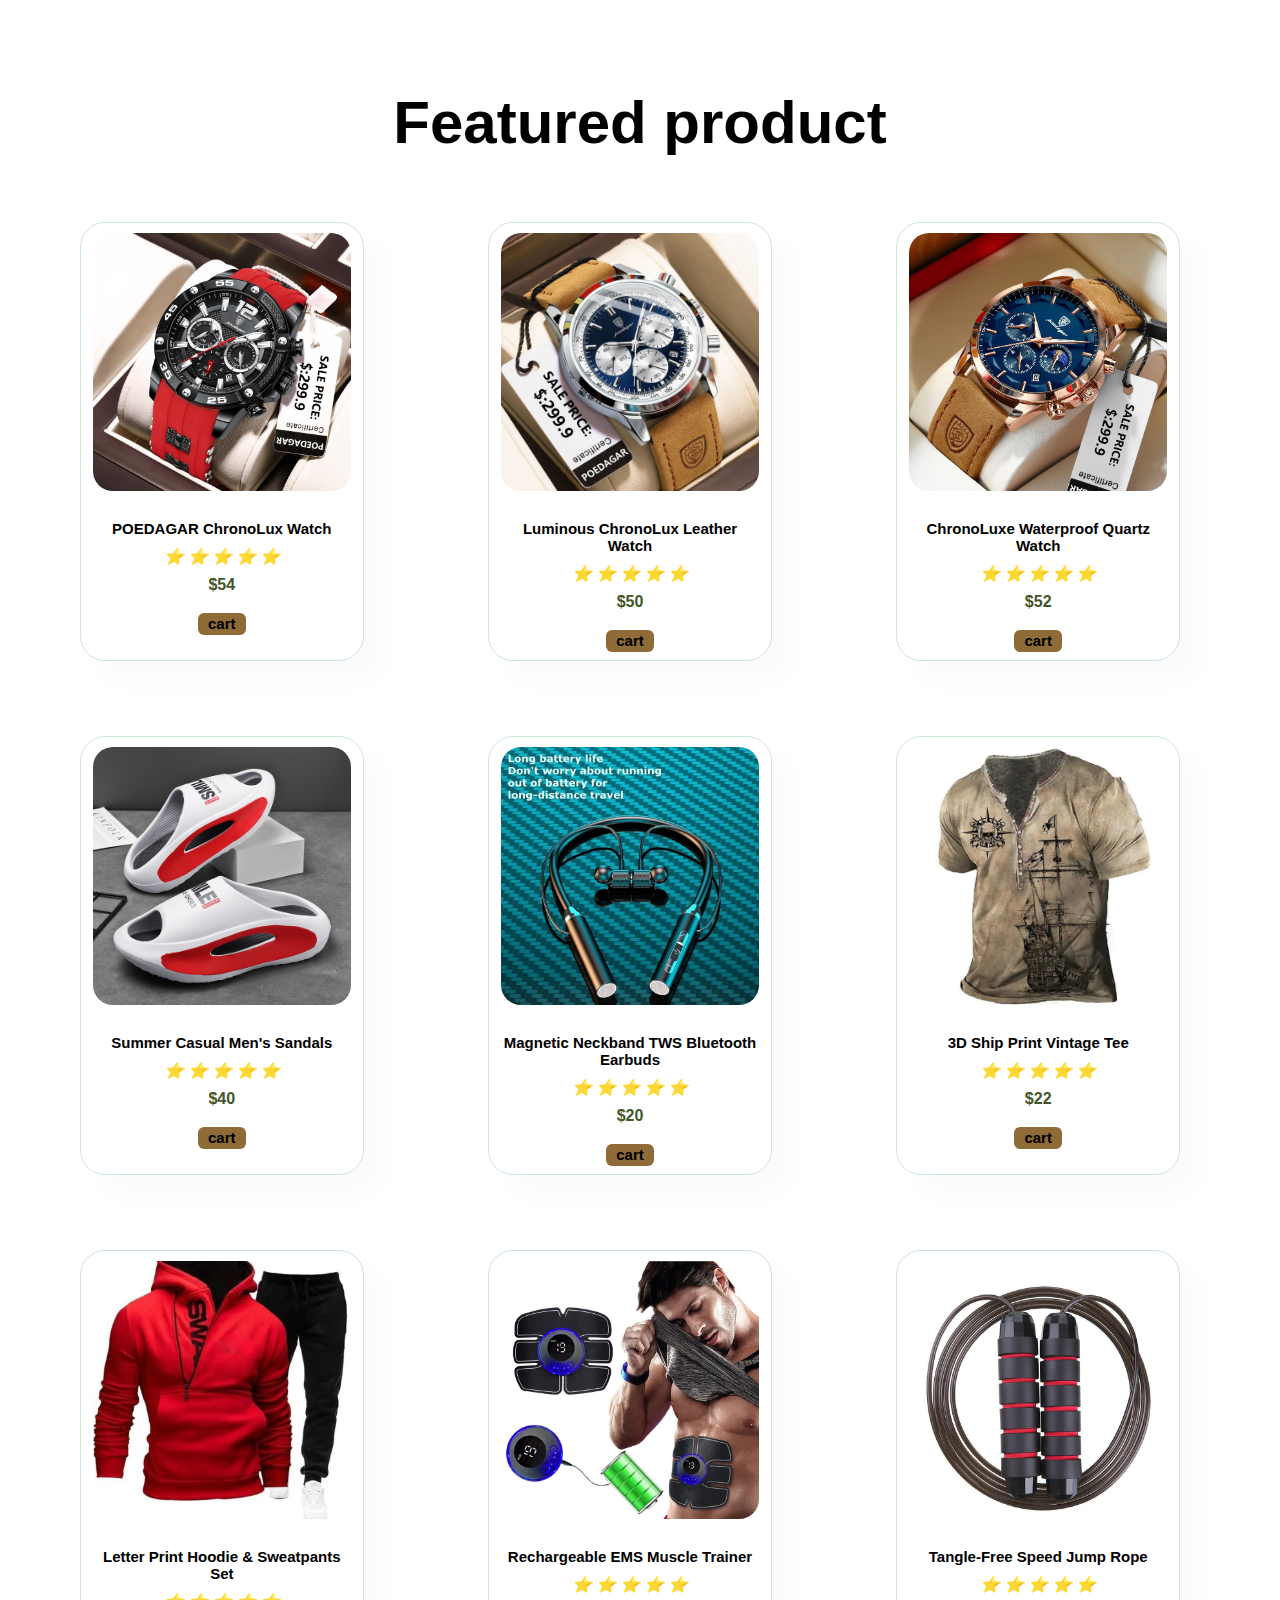
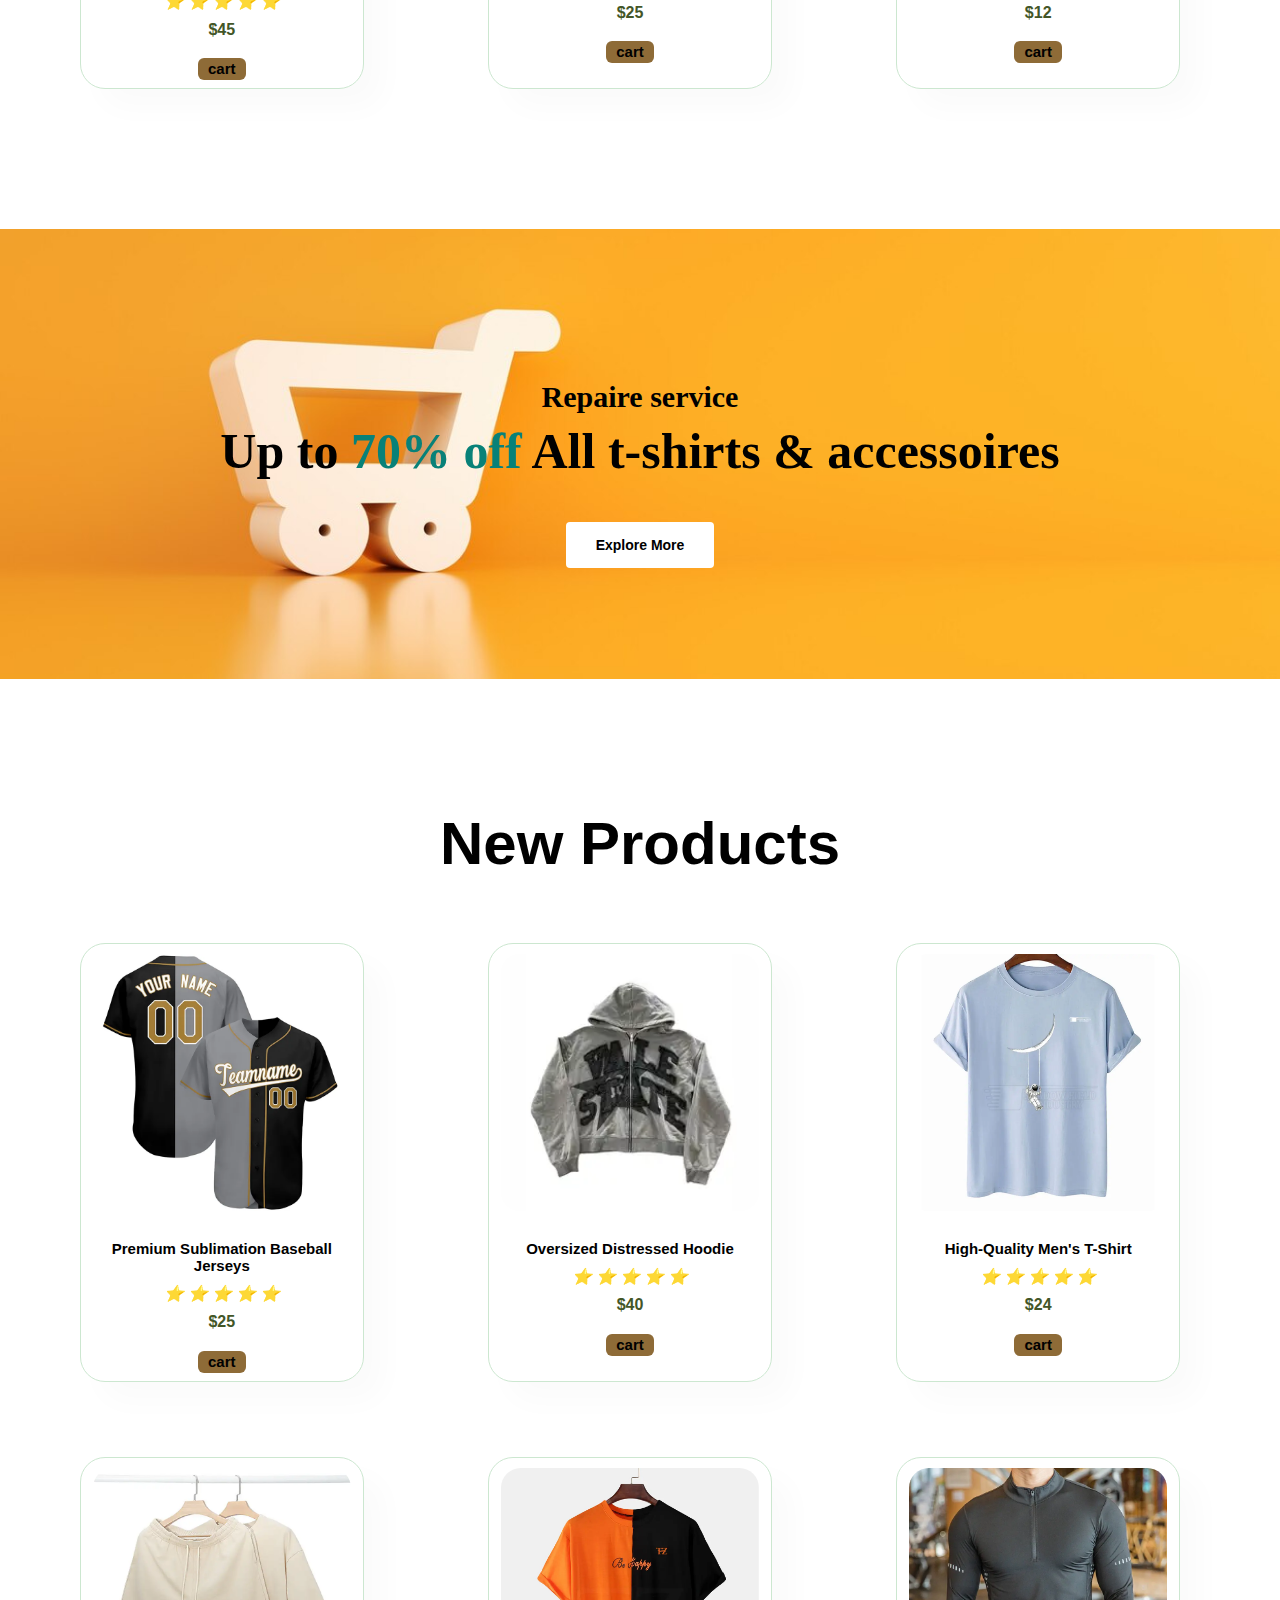
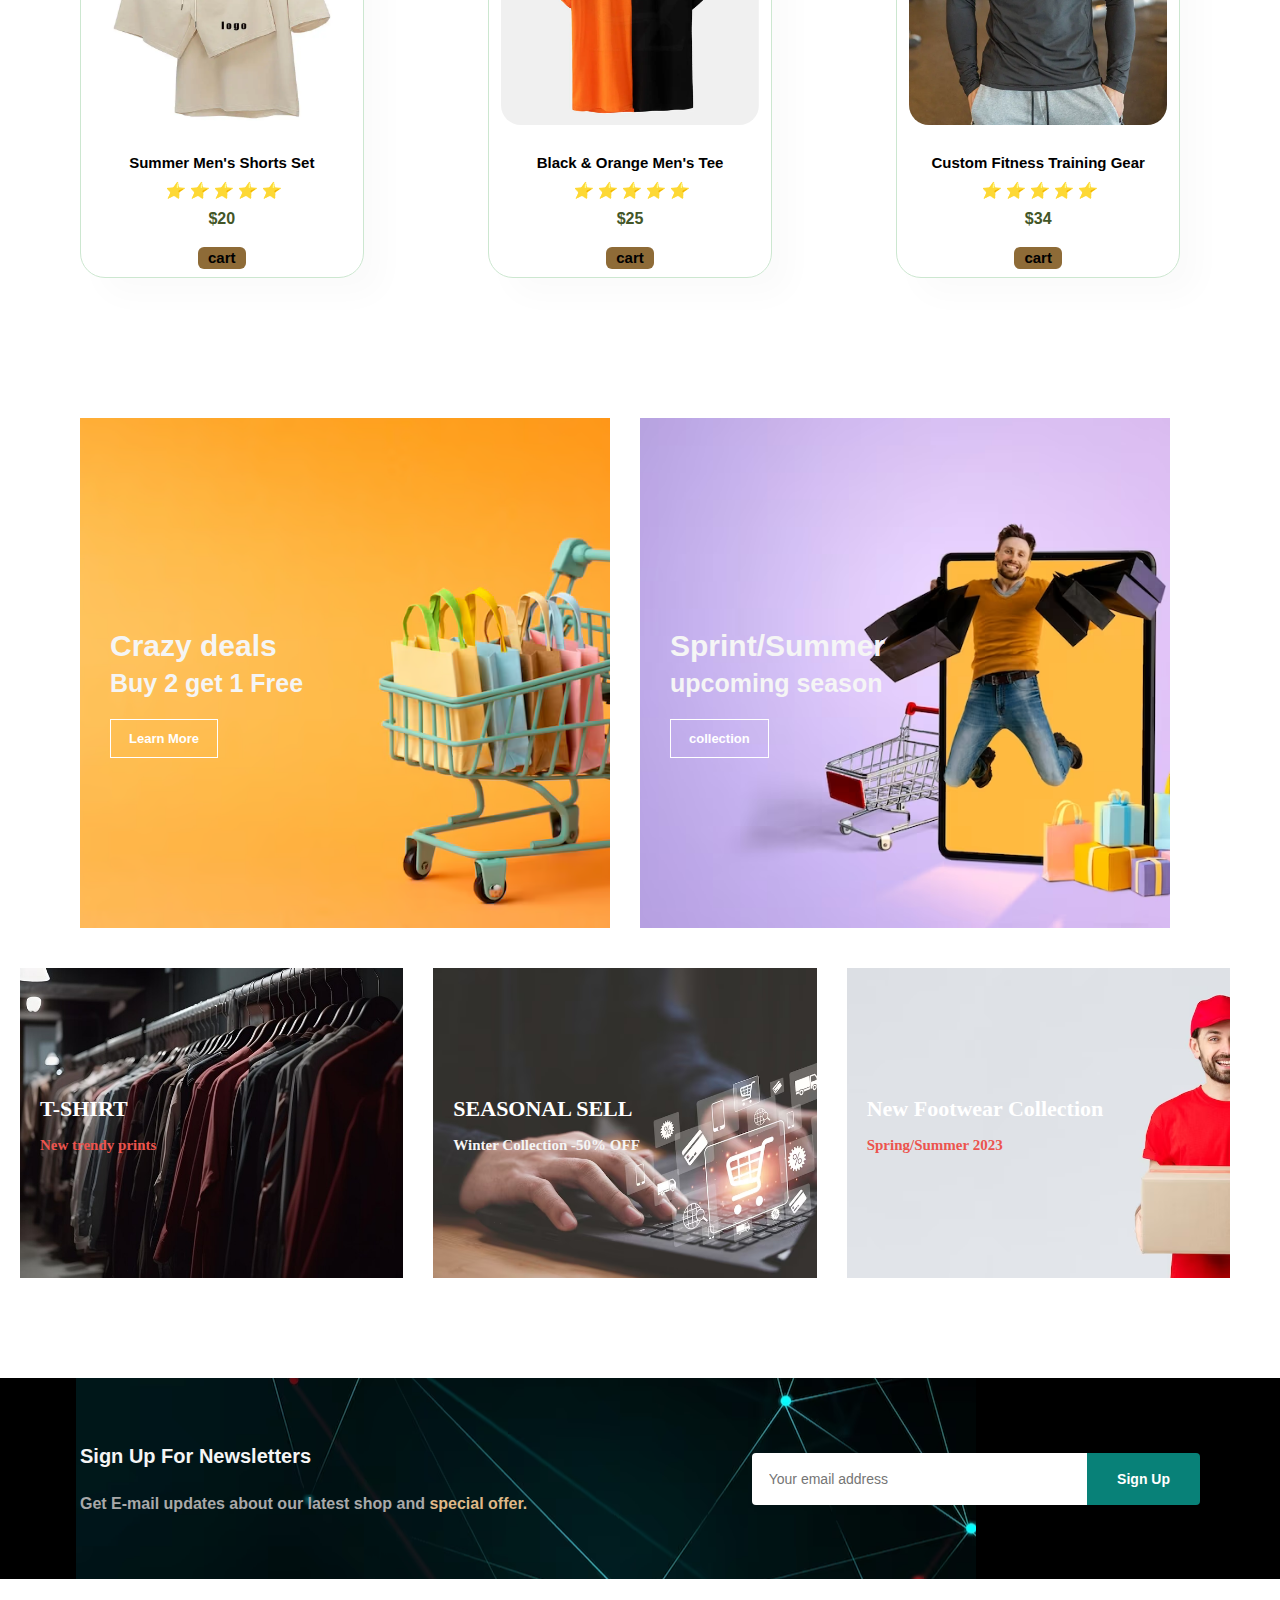
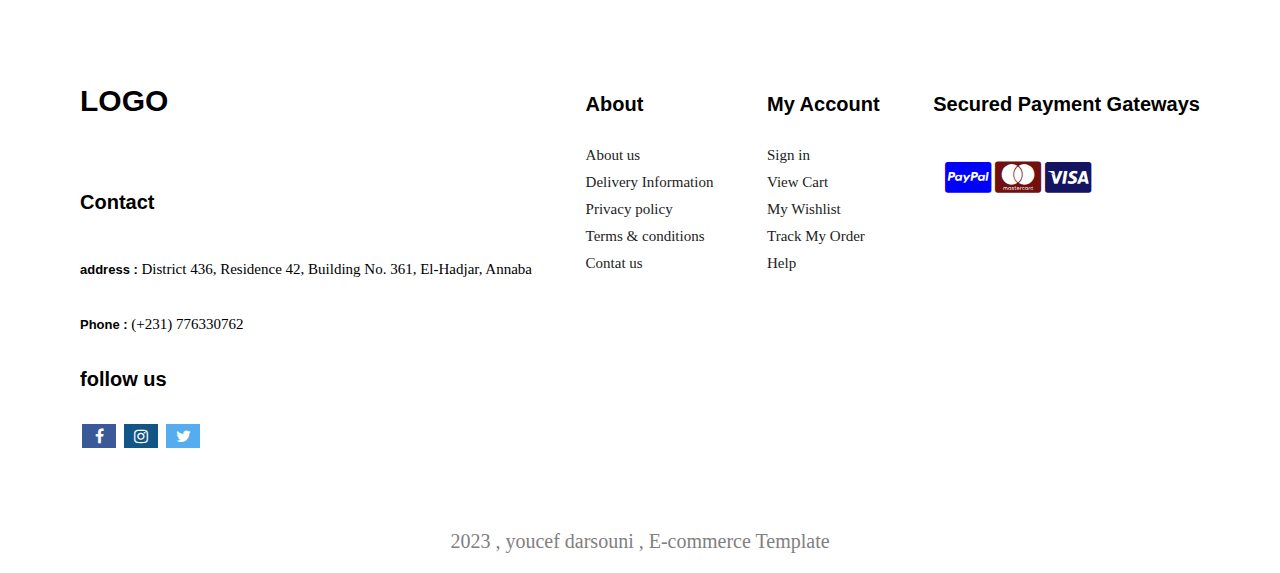
<file: website.html>
<!DOCTYPE html>
<html>
    <head>

        <link rel="stylesheet" href="style.css">
        <link rel="stylesheet" href="https://cdnjs.cloudflare.com/ajax/libs/font-awesome/4.7.0/css/font-awesome.min.css">   

        <meta name="viewport" content="width=799px, initial-scale=1">

        <link rel="stylesheet" href="https://cdnjs.cloudflare.com/ajax/libs/font-awesome/4.7.0/css/font-awesome.min.css">



    </head>

    <body>
        <section id="header">
            <p style="
             color: white;
             font-family: arial;
             font-weight: bold;
             font-size: 40px;
             padding: 0;
            ">Logo</p>
            <div>

             <ul id="navbar">
                <li><a class="active"  href="home.html">Home</a></li>
                <li><a  href="shop.html">Shop</a></li>
                <li><a href="blog.html">Blog</a></li>
                <li><a href="about.html">About</a></li>
                <li><a href="contact.html">Contact</a></li>
                <li id="ld-bag"><a  href="shipping-icon.html"><i class="fa fa-shopping-bag" style="font-size:24px"></i></a></li>
                <a href="#" id="close" style="
                font-size: 45px; 
                font-weight: 600;
                text-decoration: none;
                "><i>&times;</i></a>
             </ul>

            </div>
            <div id="mobile">
                <a href="shipping-icon.html"><i class="fa fa-shopping-bag" style="font-size:24px; color: white;"></i></a>
               <i style="cursor: pointer;" id="bar">
                 <div style="
                    width: 35px;
                    height: 5px;
                    background-color: aliceblue;
                    margin: 6px 0;
                   "></div>
                  <div style="
                 width: 35px;
                 height: 5px;
                 background-color: aliceblue;
                 margin: 6px 0;
                "></div>
                  <div style="
                 width: 35px;
                 height: 5px;
                 background-color: aliceblue;
                 margin: 6px 0;
                "></div>   
                
               </i> 
            </div>

        </section>
      
        <section id="hero" >
          <div class="text">
            <h4 style="
            color: darkgray;
            margin:0;
            font-size :20px;
            ">trade-in-offer</h4>
            <h2 style="
            color: white;
            font-size:  38px; 
            margin: 0px;
            ">super value deals</h2>
            <h1 class="text-mobile" style="
            color: #088178;
            font-size: 50px;
            margin-top: 0px;
            margin-bottom: 0px;
            
            ">on all products</h1>
            <p style="
            color: white;
            margin-top: 20px;
            font-family: arial;
            ">save more with coupons & up to 70% off!</p>
            <button style="
            background-color: rgb(150, 135, 116);
            background-size: cover;
            font-family: arial;
            font-weight: bold;
            font-size: larger;
            cursor: pointer;
            border-radius: 10px;
            ">Shop now</button>
          </div>  
        </section>

        <section id="feature" class="section-p1">
            <div class="fe-box">
                <img class="image" src="
                images/freeshipping-1.avif" >
                <h6>Free Shipping</h6>
            </div>
            <div class="fe-box">
                <img class="image" src="images/onlineorder-2.avif" >
                <h6>Online order</h6>
            </div>
           

            <div class="fe-box">
                <img class="image" src="images/savemoney-3.avif" >
                <h6>Save money</h6>
            </div>
            <div class="fe-box">
                <img class="image" src="images/promotion-4.avif" >
                <h6>Promotion</h6>
            </div>
           

            <div class="fe-box">
                <img class="image" src="images/happysale-5.jpg" >
                <h6>Happy sale</h6>
            </div>
            <div class="fe-box">
                <img class="image" src="images/support-6.avif" >
                <h6>Support</h6>
            </div>
            



        </section>

        </section>

        <section id="product-1" class="section-p1">
            <h2 style="
            font-family:'Gill Sans', 'Gill Sans MT', Calibri, 'Trebuchet MS', sans-serif;
            font-weight:bold ;
            font-size: 60px;
            
            ">Featured product</h2>
            <div class="pro-container">
                <div class="pro">
                    <img class="image-product" src="images/watch-1.webp" >
                    <div class="des">
                        <h5 class="name-product" 
                        >POEDAGAR ChronoLux Watch</h5>
                        <div class="star">
                            <i >&#11088</i>
                            <i >&#11088</i>
                            <i >&#11088</i>
                            <i >&#11088</i>
                            <i >&#11088</i>
                        </div>
                        <h4 class="price">$54<h4>
                    </div>
                    <a href="" class="cart" 
                    >cart</a>
                </div>
                <div class="pro">
                    <img class="image-product" src="images/watch-2.webp" >
                    <div class="des">
                        <h5 class="name-product" 
                        >Luminous ChronoLux Leather Watch</h5>
                        <div class="star">
                            <i >&#11088</i>
                            <i >&#11088</i>
                            <i >&#11088</i>
                            <i >&#11088</i>
                            <i >&#11088</i>
                        </div>
                        <h4 class="price">$50<h4>
                    </div>
                    <a href="" class="cart" 
                    >cart</a>
                </div>    
                <div class="pro">
                    <img class="image-product" src="images/watch-3.webp" >
                    <div class="des">
                        <h5 class="name-product" 
                        >ChronoLuxe Waterproof Quartz Watch</h5>
                        <div class="star">
                            <i >&#11088</i>
                            <i >&#11088</i>
                            <i >&#11088</i>
                            <i >&#11088</i>
                            <i >&#11088</i>
                        </div>
                        <h4 class="price">$52<h4>
                    </div>
                    <a href="" class="cart" 
                    >cart</a>
                </div>    
                <div class="pro">
                    <img class="image-product" src="images/prod--5.jpg" >
                    <div class="des">
                        <h5 class="name-product" 
                        >Summer Casual Men's Sandals</h5>
                        <div class="star">
                            <i >&#11088</i>
                            <i >&#11088</i>
                            <i >&#11088</i>
                            <i >&#11088</i>
                            <i >&#11088</i>
                        </div>
                        <h4 class="price">$40<h4>
                    </div>
                    <a href="" class="cart" 
                    >cart</a>
                </div>    
                <div class="pro">
                    <img class="image-product" src="images/prod-6.webp" >
                    <div class="des">
                        <h5 class="name-product" 
                        >Magnetic Neckband TWS Bluetooth Earbuds</h5>
                        <div class="star">
                            <i >&#11088</i>
                            <i >&#11088</i>
                            <i >&#11088</i>
                            <i >&#11088</i>
                            <i >&#11088</i>
                        </div>
                        <h4 class="price">$20<h4>
                    </div>
                    <a href="" class="cart" 
                    >cart</a>
                </div>    
                <div class="pro">
                    <img class="image-product" src="images/prod-8.jpg" >
                    <div class="des">
                        <h5 class="name-product" 
                        >3D Ship Print Vintage Tee</h5>
                        <div class="star">
                            <i >&#11088</i>
                            <i >&#11088</i>
                            <i >&#11088</i>
                            <i >&#11088</i>
                            <i >&#11088</i>
                        </div>
                        <h4 class="price">$22<h4>
                    </div>
                    <a href="" class="cart" 
                    >cart</a>
                </div>    
                <div class="pro">
                    <img class="image-product" src="images/prod-10.webp" >
                    <div class="des">
                        <h5 class="name-product" 
                        >Letter Print Hoodie & Sweatpants Set</h5>
                        <div class="star">
                            <i >&#11088</i>
                            <i >&#11088</i>
                            <i >&#11088</i>
                            <i >&#11088</i>
                            <i >&#11088</i>
                        </div>
                        <h4 class="price">$45<h4>
                    </div>
                    <a href="" class="cart" 
                    >cart</a>
                </div>    
                <div class="pro">
                    <img class="image-product" src="images/prod-11.webp" >
                    <div class="des">
                        <h5 class="name-product" 
                        >Rechargeable EMS Muscle Trainer</h5>
                        <div class="star">
                            <i >&#11088</i>
                            <i >&#11088</i>
                            <i >&#11088</i>
                            <i >&#11088</i>
                            <i >&#11088</i>
                        </div>
                        <h4 class="price">$25<h4>
                    </div>
                    <a href="" class="cart" 
                    >cart</a>
                </div>    
                <div class="pro">
                    <img class="image-product" src="images/prod-12.webp" >
                    <div class="des">
                        <h5 class="name-product" 
                        >Tangle-Free Speed Jump Rope</h5>
                        <div class="star">
                            <i >&#11088</i>
                            <i >&#11088</i>
                            <i >&#11088</i>
                            <i >&#11088</i>
                            <i >&#11088</i>
                        </div>
                        <h4 class="price">$12<h4>
                    </div>
                    <a href="" class="cart" 
                    >cart</a>
                </div>        
               
            </div>
        </section>
        
        <section id="banner" class="section-m1">
            <h4 style="
            font-size: 30px; 
            margin-bottom: 0px;
            ">Repaire service</h4>
            <h2 style="
            font-size: 50px;
            margin-top: 8px;
            ">Up to <span style="color: #088178;">70% off</span>  All t-shirts & accessoires</h2>
            <button class="normal">Explore More</button>
        </section>

        <section id="product-1" class="section-p1">
            <h2 style="
            font-family:'Gill Sans', 'Gill Sans MT', Calibri, 'Trebuchet MS', sans-serif;
            font-weight:bold;
            font-size: 60px;
            
            ">New Products</h2>
            <div class="pro-container">
                <div class="pro">
                    <img class="image-product" src="images/new-1.webp" >
                    <div class="des">
                        <h5 class="name-product" 
                        >Premium Sublimation Baseball Jerseys</h5>
                        <div class="star">
                            <i >&#11088</i>
                            <i >&#11088</i>
                            <i >&#11088</i>
                            <i >&#11088</i>
                            <i >&#11088</i>
                        </div>
                        <h4 class="price">$25<h4>
                    </div>
                    <a href="" class="cart" 
                    >cart</a>
                </div>
                <div class="pro">
                    <img class="image-product" src="images/new-2.webp" >
                    <div class="des">
                        <h5 class="name-product" 
                        >Oversized Distressed Hoodie</h5>
                        <div class="star">
                            <i >&#11088</i>
                            <i >&#11088</i>
                            <i >&#11088</i>
                            <i >&#11088</i>
                            <i >&#11088</i>
                        </div>
                        <h4 class="price">$40<h4>
                    </div>
                    <a href="" class="cart" 
                    >cart</a>
                </div>    
                <div class="pro">
                    <img class="image-product" src="images/new-3.webp" >
                    <div class="des">
                        <h5 class="name-product" 
                        >High-Quality Men's T-Shirt</h5>
                        <div class="star">
                            <i >&#11088</i>
                            <i >&#11088</i>
                            <i >&#11088</i>
                            <i >&#11088</i>
                            <i >&#11088</i>
                        </div>
                        <h4 class="price">$24<h4>
                    </div>
                    <a href="" class="cart" 
                    >cart</a>
                </div>    
                <div class="pro">
                    <img class="image-product" src="images/new-4.webp" >
                    <div class="des">
                        <h5 class="name-product" 
                        >Summer Men's Shorts Set</h5>
                        <div class="star">
                            <i >&#11088</i>
                            <i >&#11088</i>
                            <i >&#11088</i>
                            <i >&#11088</i>
                            <i >&#11088</i>
                        </div>
                        <h4 class="price">$20<h4>
                    </div>
                    <a href="" class="cart" 
                    >cart</a>
                </div>    
                <div class="pro">
                    <img class="image-product" src="images/new-5.webp" >
                    <div class="des">
                        <h5 class="name-product" 
                        >Black & Orange Men's Tee</h5>
                        <div class="star">
                            <i >&#11088</i>
                            <i >&#11088</i>
                            <i >&#11088</i>
                            <i >&#11088</i>
                            <i >&#11088</i>
                        </div>
                        <h4 class="price">$25<h4>
                    </div>
                    <a href="" class="cart" 
                    >cart</a>
                </div>    
                <div class="pro">
                    <img class="image-product" src="images/new-6.webp" >
                    <div class="des">
                        <h5 class="name-product" 
                        >Custom Fitness Training Gear</h5>
                        <div class="star">
                            <i >&#11088</i>
                            <i >&#11088</i>
                            <i >&#11088</i>
                            <i >&#11088</i>
                            <i >&#11088</i>
                        </div>
                        <h4 class="price">$34<h4>
                    </div>
                    <a href="" class="cart" 
                    >cart</a>
                </div>    
                  
            </div>
        </section>
      
        <section id="sm-banner" class="section-p1">
            <div class="banner-box">
                <h4>Crazy deals</h4>
                <h2>Buy 2 get 1 Free</h2>
                <button class="white">Learn More</button>
            </div>

            <div class="banner-box banner-box-2">
                <h4>Sprint/Summer</h4>
                <h2>upcoming season</h2>
                <button class="white">collection</button>
            </div>
            
        </section>

        <section id="banner-3">
            <div class="banner-box ">
                <h2>T-SHIRT</h2>
                <h3>New trendy prints</h3>
            
            </div>

            <div class="banner-box banner-box-2">
                <h2>SEASONAL SELL</h2>
                <h3 style="color: whitesmoke !important ; ">Winter Collection -50% OFF</h3>
            
            </div>

            <div class="banner-box banner-box-3 ">
                <h2>New Footwear Collection</h2>
                <h3>Spring/Summer 2023</h3>
            
            </div>
            
            
        </section>
        

        <section id="newsletter" class="section-p1 section-m1">
            <div class="newtext">
                <h4>Sign Up For Newsletters<h4>
                <p>Get E-mail updates about our latest shop and <span> special offer. </span></p>
            </div>
            <div class="form">
                <input type="text" placeholder="Your email address">
                <button class="normal">Sign Up</button>
            </div>

        </section>

        <footer class="section-p1">
            <div class="col">
                <h6 class="logo"><strong>LOGO</strong></h6>
                <h4 style="margin-top: 0px;">Contact</h4>
                <p><strong style="
                font-family: arial;
                font-weight: bold;
                font-size: 13px;
                padding-bottom: 0px;
                
                ">address : </strong>District 436, Residence 42, Building No. 361, El-Hadjar, Annaba</p>
                <p><strong style="
                   font-family: arial;
                    font-weight: bold;
                    font-size: 13px;
                    margin-bottom: 10px;
                    ">Phone : </strong> (+231) 776330762</p>
                <div class="follow">
                    <h4 style="
                    margin-top: 5px;    
                    ">follow us</h4>
                    <div class="icon">
                        <i class="fa fa-facebook"></i>
                        <i class="fa fa-instagram"></i>
                        <i class="fa fa-twitter"></i>
                    </div>
                </div>
            </div>
            <div class="col">
                <h4>About</h4>
                <a href="#">About us </a>
                <a href="#">Delivery Information</a>
                <a href="#">Privacy policy</a>
                <a href="#">Terms & conditions </a>
                <a href="#">Contat us</a>
            </div>

            <div class="col">
                <h4>My Account</h4>
                <a href="#">Sign in </a>
                <a href="#"> View Cart </a>
                <a href="#">My Wishlist</a>
                <a href="#">Track My Order </a>
                <a href="#">Help</a>
            </div>

            <div class="col install">
                <h4><strong style="padding-bottom: 0px;">Secured Payment Gateways</strong></h4>
                <div class="Payment">
                <i class="fa fa fa-cc-paypal" style="
                font-size:36px;
                padding: 10px;
                color: blue;
                "></i>
                <i class="fa fa-cc-mastercard" style="
                font-size:36px;
                padding: px;
                color: rgb(114, 15, 15);
                "></i>
                <i class="fa fa-cc-visa" style="
                font-size:36px;
                padding: 10px;
                color: rgb(20, 20, 98);
                "></i>
                </div>
            </div>

        </footer>
        <div class="copyright">
            <p>2023 , youcef darsouni , E-commerce Template</p>
        </div>

     <script src="script.js"></script>
    </body>
</html>
</file>
<file: style.css>
body{
    margin: 0;
    padding: 0;
}

.logo{
    width: 100px;
    height: 100px;
    border-radius: 50px;
}

#header{
    display: flex;
    align-items: center;
    justify-content: space-between;
    padding: 20px 80px;
    background-color:black;
    box-shadow: 0 5px 15px rgba(0, 0, 0, 0.06);
    height: 70px;
    z-index: 999;
    position: sticky;
    top: 0;
    left: 0;

}

#navbar{
    display: flex;
    align-items: center;
    justify-content: center;
} 

#navbar li{
    list-style: none;
    padding: 0 20px;
    position: relative;
}

#navbar li a{
    text-decoration: none;
    font-size: 16px ;
    font-weight: 600;
    color:white;
    transition: 0.3s ease;
}
#navbar li a:hover ,
#navbar li a.active
{
    color:rgb(59, 132, 107);
}
#navbar li a.active::after,
#navbar li a:hover::after
{
    content: "";
    width: 30%;
    height: 2px;
    background:rgb(59, 132, 107) ;
    position: absolute;
    bottom: -4px;
    left: 20px;
}

#mobile{
    display: none;
    align-items: center;
}

#close{
    display: none;
}

#hero{
    background-color: #e3e6f3; 
    background-image: url( images/image-3.jpg);
    background-repeat: no-repeat;
    height: 130vh;
    background-size: cover;
    background-position: top 25% right 0 ;
    padding: 0px;
    display: flex;
    flex-direction: column;
    align-items:flex-start;
    justify-content: center;
    margin-top: -30px ; 
}


#hero .text{
    padding-left: 20px;
    padding-bottom: 180px;

}

#feature{
    display: flex;
    align-items: center;
    justify-content: space-between;
    flex-wrap: wrap;
    padding-left: 57px;
} 

.section-p1{
    padding: 40px 80px  ;
}

#feature .fe-box img{
    width: 130px;
    height: 120px;
    padding:-40px;
    
}
#feature .fe-box{
    width: 120px;
    text-align: center;
    padding: 25px 15px;
    box-shadow: 20px 20px 34px rgba(0, 0, 0, 0.03);
    border: 1px solid #cce7d0;
    border-radius: 4px;
    margin: 15px 15px;
}
#feature .fe-box:hover{
    box-shadow: 10px 10px 54px rgba(70, 62, 221, 0.1);

}
#feature .fe-box h6{
    display: inline-block;
    margin-top: 14px;
    padding: 7px 8px 6px 8px;
    line-height: 1;
    border-radius: 4px;
    background-color: rgb(216, 128, 128);
    font-weight: bold;
    font-family: arial;

}
#feature .fe-box:nth-child(2) h6{
    background-color: rgb(142, 169, 102);

}
#feature .fe-box:nth-child(3) h6{
    background-color:rgb(135, 122, 122)

}
#feature .fe-box:nth-child(4) h6{
    background-color:yellowgreen;

}
#feature .fe-box:nth-child(5) h6{
    background-color:rgb(152, 108, 194);

}
#feature .fe-box:nth-child(6) h6{
    background-color: rgb(129, 134, 120);

}
#product-1{
    text-align:center;
}
#product-1 .pro-container{
    display: flex;
    justify-content: space-between ;
    flex-wrap: wrap;
}

#product-1 .pro{
    width: 23%;
    min-width: 250px;
    padding: 10px 12px;
    border: 1px solid #cce7d0;
    border-radius: 25px;
    cursor: pointer;
    box-shadow: 20px 20px 30px rgba(0, 0, 0, 0.02);
    margin: 15px 0px;
    transition: 0.2s ease;
    margin-bottom: 60px;
    margin-right: 20px;
}
#product-1 .pro:hover{
    box-shadow: 20px 20px 30px rgba(0, 0, 0, 0.06);
}

#product-1 .pro img{
    width: 100%;
    border-radius: 20px;
}
.name-product{
    font-size: 15px;
    font-weight: bold;
    font-family: 'Gill Sans', 'Gill Sans MT', Calibri, 'Trebuchet MS', sans-serif;
    margin-bottom: 10px;
}
.price{
    color: rgb(67, 86, 39);
    margin: 10px;
    font-weight: bold;
    font-family: arial;
}
.cart{
    
    background-color:rgb(142, 107, 55);
    padding-top : 2px ;
    padding-bottom: 3px ;
    padding-left: 10px ;
    padding-right: 10px ;
    color: black;
    border-radius: 6px;
    text-decoration: none !important;
    font-family: arial;
    font-weight: bold;
    font-size: 15px;
}

.section-m1{
    margin: 40px 0;
}
#banner{
    display: flex;
    flex-direction: column;
    justify-content: center;
    align-items: center;
    text-align: center;
    background-image: url(images/background-image-2.jpg);
    width: 100%;
    height: 50vh;
    background-size: cover;
    background-position: center;

}
button.normal{
    font-size: 14px;
    font-weight: 600;
    padding: 15px 30px;
    color: black;
    background-color: white;
    border-radius: 4px;
    cursor: pointer;
    border: none;
    outline: none;
    transition: 0.2s;

}
#banner button:hover{
    background-color: #088178;
    color: #fff;

}
#sm-banner{
    display: flex;
    align-items: center;
    justify-content: space-between;
}

#sm-banner .banner-box{
    display: flex;
    flex-direction: column;
    justify-content: center;
    align-items: flex-start;
    background-image: url(images/ecom-image-1.avif);
    width: 580px;
    height: 50vh;
    background-size: cover;
    background-position: center;
    margin-right: 30px;
    padding: 30px;
}
#sm-banner .banner-box-2{
    background-image: url(images/ecom-image-2.avif);
}

#sm-banner h4 {
    font-size: 30px;
    font-family: arial;
    font-weight: bold;
    color: whitesmoke;
    margin-bottom: 0;

}

#sm-banner h2{
    font-size: 25px;
    font-family:'Segoe UI', Tahoma, Geneva, Verdana, sans-serif;
    font-weight: bold;
    color: whitesmoke;
    margin-top: 6px;
}
button.white{
    font-size: 13px;
    font-weight: 600;
    padding: 11px 18px;
    color:white;
    background-color: transparent;
    cursor: pointer;
    border: 1px solid #fff;
    outline: none;
    transition: 0.2s;


}

#sm-banner .banner-box:hover button{
    background-color: #088178;
    border: 1px solid  #088178 ;
}
#banner-3{
    display: flex;
    justify-content: space-between;
    flex-wrap: nowrap;
    padding: 0px 20px;

}


#banner-3 .banner-box{
    display: flex;
    flex-direction: column;
    justify-content: center;
    align-items: flex-start;
    background-image: url(images/ecom-image-1.avif);
    width: 30%;
    height: 30vh;
    background-size: cover;
    background-position: center;
    margin-right: 30px;
    padding: 20px;
    margin-bottom: 20px ; 

}
#banner-3 h2{
    color: #fff;
    font-weight:bold;
    font-size: 22px;
    margin-bottom: 0;

}
#banner-3 h3{
    color: #ec544e;
    font-weight:bold;
    font-size: 15px;
}

#banner-3 .banner-box{
    background-image: url(images/im-1.jpg);
}
#banner-3 .banner-box-2{
    background-image: url(images/im-2.avif);
}
#banner-3 .banner-box-3{
    background-image: url(images/im-3.avif);
}

#newsletter{
    display: flex;
    align-items: center;
    justify-content: space-between;
    flex-wrap: wrap;
    background-image: url(images/image-newsletter.avif);
    background-repeat: no-repeat;
    background-position: 20% 30%; 
    background-color: black;
    margin-top: 80px;

}

#newsletter h4{
    font-size: 20px;
    color: whitesmoke;
    font-weight: bold;
    font-family: arial;
}

#newsletter p{
    font-size: 16px;
    color:darkgray;
    font-weight: bold;
    font-family: arial;
}
#newsletter p span{
    color: burlywood;
}
#newsletter .form{
    display: flex;
    width: 40%;

}

#newsletter input{
    height: 3.152rem;
    padding: 0 1.124em;
    font-size: 14px;
    width: 100%;
    border: 1px solid transparent;
    border-radius: 4px;
    outline: none;
    border-top-right-radius: 0;
    border-bottom-right-radius: 0;
    
}
#newsletter button{
    background-color: #088178;
    color: #fff;
    white-space: nowrap;
    border-top-left-radius: 0;
    border-bottom-left-radius: 0;

}
.fa {  
  padding: 4px 2px;  
text-align: center;  
  margin: 2px 2px;  
  font-size: 30px;
  width: 30px;   
}

.fa-facebook {  
  background: #3B5998;  
  color: white;  
  padding: 3px -3px;
}
.fa-instagram {  
  background: #125688;  
  color: white;  
}  

.fa-twitter {  
  background: #55ACEE;  
  color: white;  
}  

footer{
    display: flex;
    flex-wrap: wrap;
    justify-content: space-between;
}
footer .col{
    display: flex;
    flex-direction: column;
    align-items: flex-start;
    margin-bottom: 20px;
}

footer .logo{
    font-size: 30px;
    font-family: arial;
    font-weight: bold;
    margin-top: 25px;
    margin-bottom: 0px;
}

footer h4{
    font-size: 20px;
    font-family: arial;
    font-weight: bold;
    padding-bottom: 5px;
    padding-top: 7px;
}
footer p{
    font-size: 15px;
    padding: 0px 0 8px 0;
}

footer a{
    font-size: 15px;
    text-decoration: none;
    color: #222;
    margin-bottom: 10px;
}

.payment{
    display: flex;
    align-items: center;
    justify-content: space-between;
}

.copyright{
    display: flex;
    align-items: center;
    justify-content: center;
    font-size: 20px;
    color: gray;
}

footer a:hover{
    color: #088178;
}

footer i{
    cursor: pointer;
}


#mobile-2{
    display: none;
}

/* shop */

#page-header{
    background-image: url(images/image-s2.jpg);
    background-size: cover;
    background-repeat: no-repeat;
    height: 60vh;
    display: flex;
    justify-content: center;
    text-align: center;
    flex-direction: column;
    padding: 14px;
    margin-top: -150px;
    margin-bottom: 70px;

}

#pagination{
    text-align: center;
}
#pagination a{
    text-decoration: none;
    background-color: #088178;
    padding: 15px 20px;
    border-radius: 4px;
    color: #fff;
    font-weight: bold;
    font-size: 16px;
    font-family: Arial;
    
}
#prodetails{
    display: flex;
    margin-top: 20px;
}


#prodetails .single-pro-image{
    width: 40%;
    margin-right: 50px;

}
.small-img-group{
    display: flex;
    justify-content: space-between;
    background-color:whitesmoke;
}
.small-img-col{
    flex-basis: 24%;
    cursor: pointer;
}

#prodetails .single-pro-details{
    width: 50%;
    padding-top: 30px;
}

#prodetails .single-pro-details h4{
    padding: 40px 0 20px 0;
    font-family: arial;
    font-weight: bold;
    font-size: 20px;
    margin-bottom: 0px;

}

#prodetails .single-pro-details h2{
    font-size: 26px;
    margin-top: 0px;
}
#prodetails .single-pro-details input{
    width: 30px;
    height: 40px;
    padding-left: 10px;
    font-size: 16px;
    margin-right: 10px;
}
#prodetails .single-pro-details input:focus{
    outline: none;
}

#prodetails .single-pro-details button{
    background-color: #088178;
    color: white;
    
}
#prodetails .single-pro-details span{
    font-size: 15px;
    font-weight: 600;
    color:rgb(44, 40, 40)
}

/* shop */


/* blog */
#page-header.blog-header{
    background-image: url("images/blog-1.avif");
    margin-bottom: 300px;
}



/* about */
#page-header.about-header{
    background-image: url(images/about-1.avif);
}
#about-head{
    display: flex;
    align-items: center;
}

#about-head img{
    width: 40%;
    height: auto;
    border-radius: 20px;
}
#about-head div{
    padding-left: 40px;
}

/* contact */

#page-header.contact-header{
    background-image: url(images/contact-1.avif);
}
#contact-details{
    display: flex;
    align-items: center;
    justify-content: space-between;
}
#contact-details .details{
    width: 40%;
}

#contact-details .details li{
    list-style: none;
    padding: 10px 0;
    display: flex;
}
#contact-details .details li i{
    font-size: 14px;
    padding-right: 22px;


}

#contact-details .details li p{
    margin-left: opx;
    margin-top: 0;
    font-size: 14px;
    
}
#contact-details .map{
    width: 55%;
    height: 400px;
}

#contact-details .map iframe{
    width: 100%;
    height: 100%;
}

#form-details{
    margin: 30px;
    padding: 80px;
    border: 1.2px solid #e3e6f3;
}

#form-details form{
    width: 65%;
    display: flex;
    flex-direction: column;
    align-items: flex-start;

}
#form-details form input,
#form-details form textarea{
    width: 100%;
    padding: 12px 15px;
    outline: none;
    margin-bottom: 20px;
    border: 1px solid #e3e6f3;
}

/* shipping */
#page-header.shipping-header{
    background-image: url(images/shipping-1.avif) ;
}
#cart{
    overflow-x: auto;
}

#cart table{
    width: 100%;
    border-collapse: collapse;
    table-layout: fixed;
    white-space:nowrap;
}
#cart table img{
    width: 70px;
}

#cart table td:nth-child(1){
    width: 100px;
    text-align: center;
}
#cart table td:nth-child(2){
    width: 150px;
    text-align: center;
}
#cart table td:nth-child(3){
    width: 250px;
    text-align: center;
}
#cart table td:nth-child(4),
#cart table td:nth-child(5),
#cart table td:nth-child(6)
{
    width: 150px;
    text-align: center;
}
#cart table td:nth-child(5) input{
    width: 70px;
    padding: 10px 5px 10px 15px;
}
#cart table thead{
    border: 1px solid #e3e6f3;
    border-left: 0px;
    border-right: 0px;
}
#cart table thead td{
    font-weight: 700px;
    text-transform: uppercase;
    font-size: 13px;
    padding: 18px 0;
}

#cart table tbody tr td{
    padding-top: 15px;
}

#cart table tbody td{
    font-size: 13px;
}

#cart-add{
    display: flex;
    justify-content: space-between;
}
#coupon{
    width: 50%;
    margin-bottom: 30px;
}
#coupon h3{
    padding-bottom: 15px;
}
#coupon input{
    padding: 10px 20px;
    outline: none;
    width: 60%;
    margin-right: 10px;
    border: 1px solid #e3e6f3;
}
#coupon button,
#Subtotal button{
    background-color: #088178;
    color: white;
    padding: 12px 20px;
}
#Subtotal{
    width: 50%;
    margin-bottom: 30px;
    border:1px solid #e3e6f3;
    padding: 30px;
}
#Subtotal table{
    border-collapse: collapse;
    width: 100%;
    margin-bottom: 20px;
}
#Subtotal table td{
    width: 50%;
    border: 1px solid #e3e6f3;
    padding: 10px;
    font-size: 13px;
}






@media (max-width: 799px)  {
    .section-p1{
        padding: 40px 40px;
    }

    #navbar {
        display: flex;
        flex-direction: column;
        align-items: flex-start;
        justify-content: flex-start;
        position: fixed;
        top: 0;
        right: -300px;
        height: 100vh;
        width: 300px;
        background-color: rgb(39, 24, 24);
        box-shadow: 0 40px 60px rgba(0, 0, 0, 0.1);
        padding: 80px 0 0 10px;
        transition: 0.3s;
        margin-top: 0px;
    }
    #navbar.active{
        right: 0px;

    }

    #navbar li{
        margin-bottom: 25px;
        
    }
    #mobile{
    display: flex;
    align-items: center;
    }

    #mobile i{
        padding-left: 20px;
        font-size: 24px;
    }

    #close{
        display: initial;
        position: absolute;
        top: 10px;
        left: 30px;
        color:white;
        font-size: 24px;
    }
    #ld-bag{
        display: none;
    }
    #hero{
        height: 70vh;
        padding: 0 80px;
        background-position: top 30% right 30%;
    }
    #feature .feature-class{
        display: block;   
    }
    #product-1 .pro-container {
    justify-content: center;
    }
    #product1 .pro{
        margin: 15px;
    }
    #banner{
        height: 30vh;
        
    }
    #sm-banner{
        display: flex;
        justify-content: flex-start;
    }

    #sm-banner .banner-box {
        height: 25vh;
    }    

    #banner-3 .banner-box {
         height: 20vh;

    }
    #newsletter .form {
        width: 70%;
    }

    #hero .text .text-mobile{
        color: #ec544e !important;
    }
    #form-details form {
        width: 100%;
    }

}


@media (max-width: 499px) {
    #prodetails {
        display: flex;
        flex-direction: column;
    }
    #prodetails .single-pro-image{
        width: 100%;
        margin-right: 0;

    }
    #prodetails .single-pro-details{
        width: 100%;

    }

    #about-head{
        flex-direction: column;
    }
    #about-head img{
        width: 100%;
        margin-bottom: 70px;
    }
    #about-head div{
        padding-left: 0px;
    }

    /* contact page */

    #contact-details{
    flex-direction: column;
    }
    #contact-details .details{
        width: 100%;
        margin-bottom: 30px;
    }
    #contact-details .map{
        width: 100%;

    }
    #form-details{
        margin: 10px;
        padding: 30px 10px;
        flex-wrap: wrap;

    }
    #form-details form{
        width: 80%;
        margin-bottom: 30px;
    }

    #cart-add{
        flex-direction: column;
    }
    #coupon{
        width: 100%;
    }
    #Subtotal{
        width: 100%;
        padding: 10px;
    }
}
</file>
